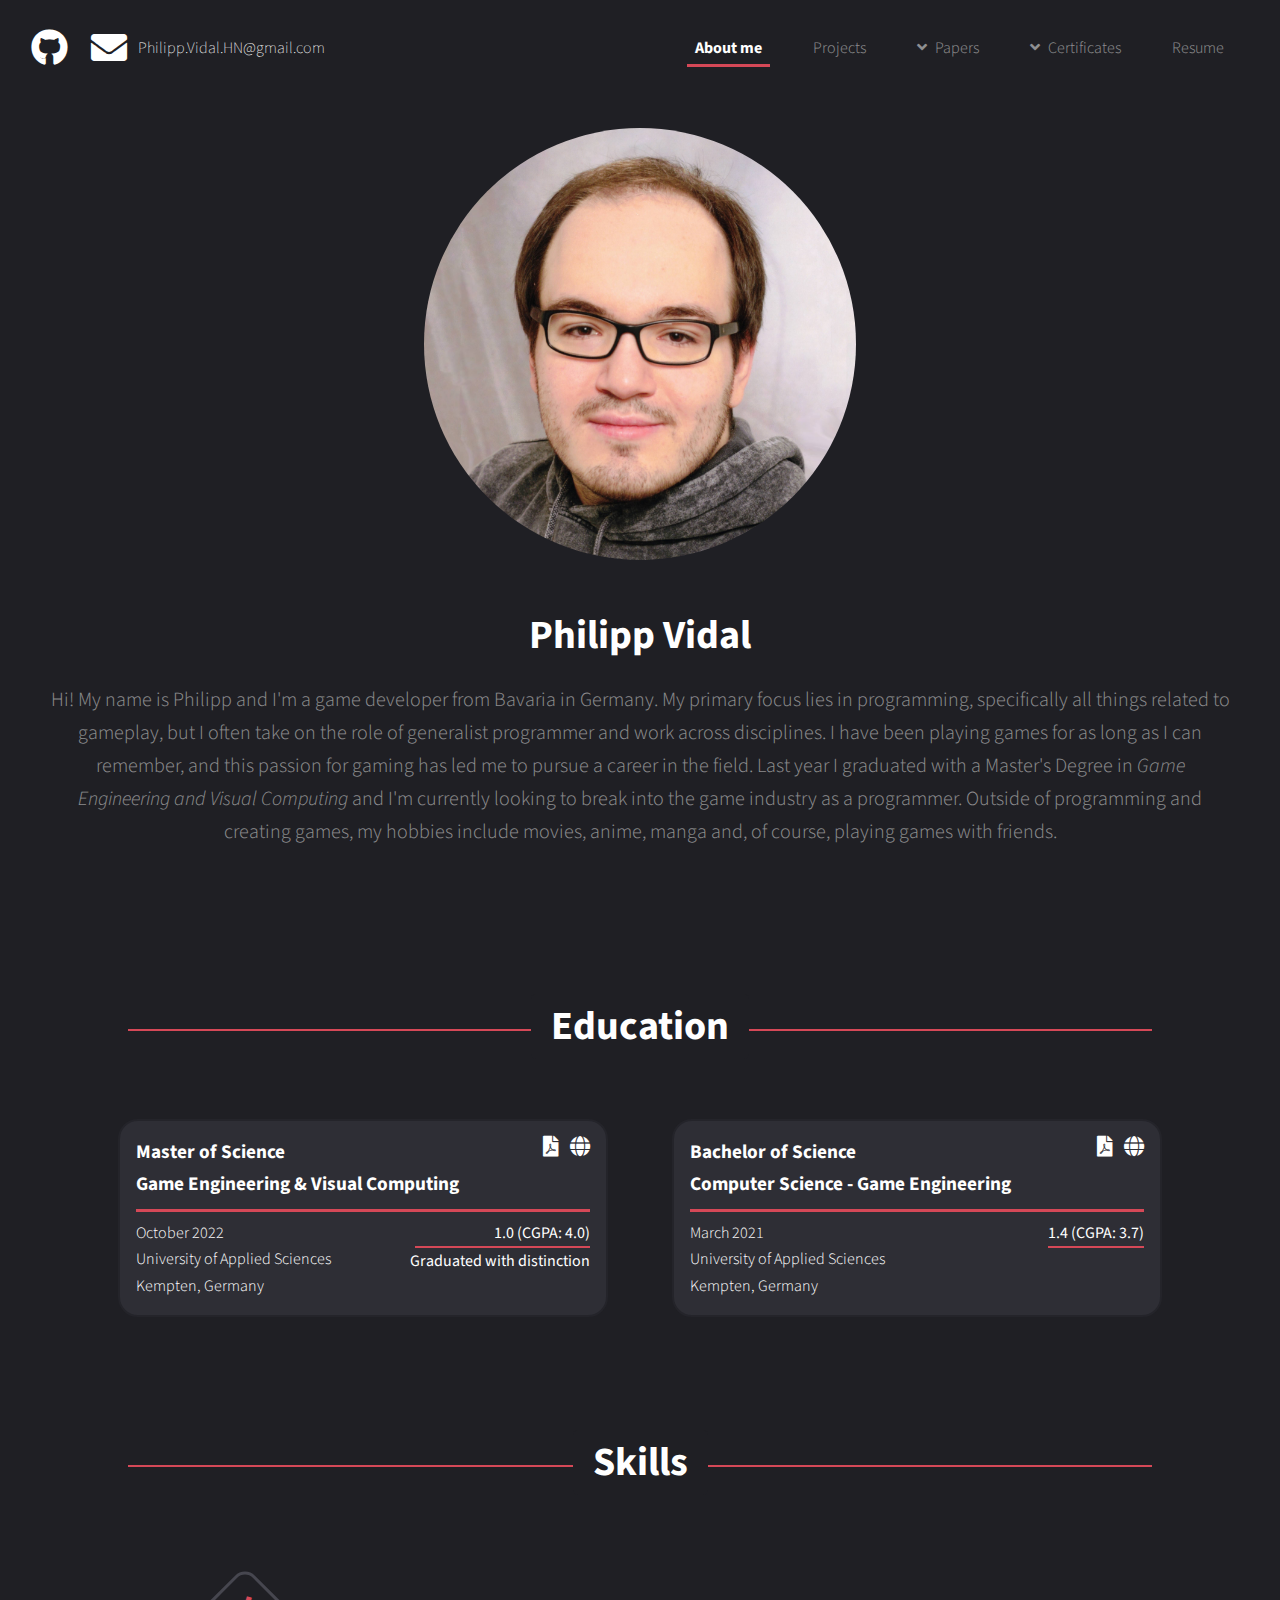
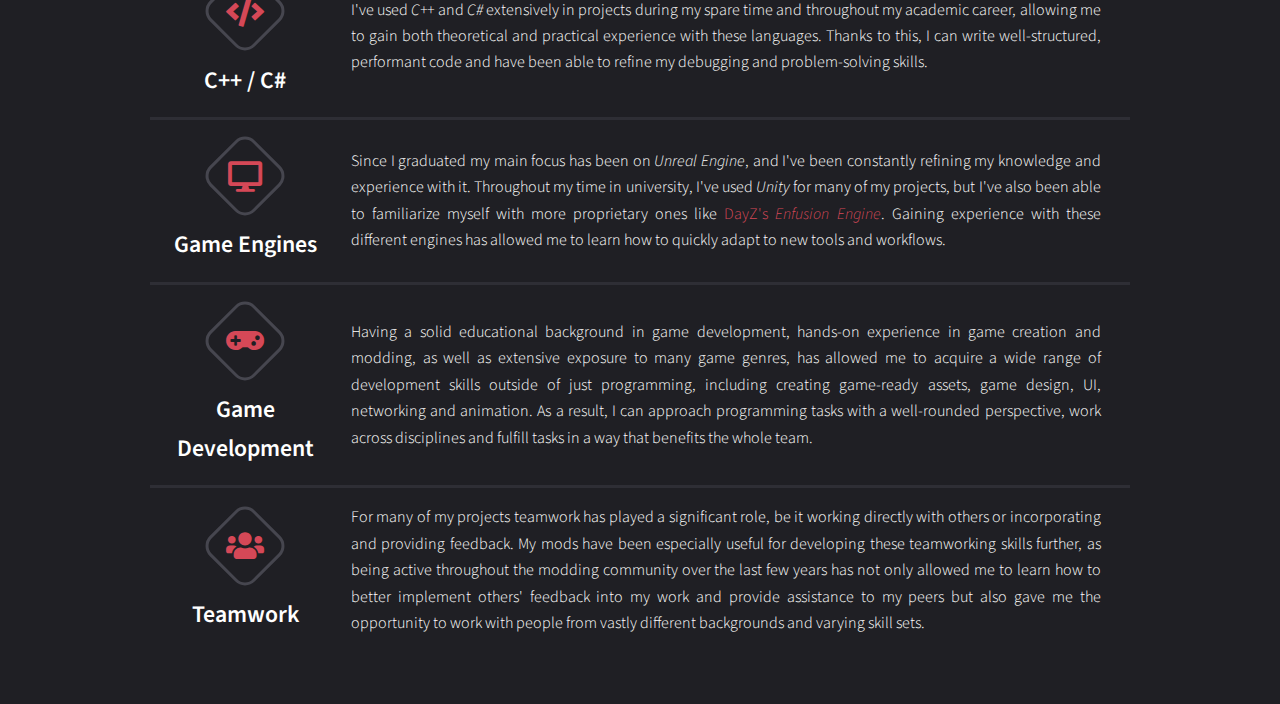
<file: index.html>
<!DOCTYPE HTML>
<!--
	Threshold by Pixelarity
	pixelarity.com | hello@pixelarity.com
	License: pixelarity.com/license
-->
<html>
	<head>
		<title>Philipp Vidal's Portfolio</title>
		<meta charset="utf-8" />
		<meta name="viewport" content="width=device-width, initial-scale=1, user-scalable=no" />
		<meta name="description" content="" />
		<meta name="keywords" content="" />
		<link rel="stylesheet" href="assets/css/main.css" />
	</head>
	<body class="is-preload">

		<!-- Header -->
			<header id="header" class="alt">
				<!--<a class="logo" href="index.html">Portfolio</a>-->
				<div id="icon-bar">
					<a class="logo fab fa-github" href="https://github.com/PhilippVidal" target=”_blank”></a>
					<a id="email" class="logo fas fa-envelope" href="mailto:Philipp.Vidal.HN@gmail.com" target=”_blank”></a>
					<a class="email-text">Philipp.Vidal.HN@gmail.com</a>		
					<!--<div>
						<span class="email-text">Philipp.Vidal.HN@gmail.com</span>
					</div>-->
				</div>
					
				<nav id="nav">
					<ul>
						<li class="current">
							<a href="/index.html">About me</a>
						</li>
						<!--<li>
							<a href="/index.html#skills">Skills</a>
						</li>-->
						<li>
							<a href="/project-overview.html">Projects</a>
						<!-- <a href="#section-projects" class="icon solid fa-angle-down">Projects</a>
							<ul>
								<li><a href="#project-avoiding-ms">Avoiding motion sickness in interactive VR environments</a></li>
								<li><a href="#project-compulsive-hoarding">Compulsive Hoarding</a></li>
								<li><a href="#project-procedural-vegetation">Procedurally generated vegetation in AR environments</a></li>
								<li><a href="#project-mod-moe">Mod - More Explosives</a></li>
								<li><a href="#project-mod-bc">Mod - Breachingcharge</a></li>
								<li><a href="#project-notdoodlejump">Not Doodle Jump2</a></li>
								</li>
							</ul>
						-->
						</li>
						<li>
							<a href="#" class="icon solid fa-angle-down">Papers</a>
							<ul>
								<li><a href="papers/PhilippVidal_Masterthesis_Avoiding motion sickness in interactive VR environments.pdf" target="_blank">Avoiding motion sickness in interactive VR environments (German)</a></li>
								<li><a href="papers/PhilippVidal_Bachelorthesis_Procedurally generated vegetation in AR environments.pdf" target="_blank">Procedurally generated vegetation in AR environments (German)</a></li>
								<li><a href="papers/PhilippVidal_Seminarpaper_VR Hardware - History, current state and future developments.pdf" target="_blank">VR Hardware - History, current state and future developments (English)</a></li>
								<li><a href="papers/PhilippVidal_Seminarpaper_Meaningful application of AR-based educational games.pdf" target="_blank">Meaningful application of AR-based educational games (English)</a></li>
							</ul>
						</li>
						<li>
							<a href="#" class="icon solid fa-angle-down">Certificates</a>
							<ul>
								<li><a href="certificates/PhilippVidal_MastersCertificate.pdf" target="_blank">Master - Game Engineering and Visual Computing (English)</a></li>
								<li><a href="certificates/PhilippVidal_BachelorsCertificate.pdf" target="_blank">Bachelor - Computer Science - Game Engineering (German)</a></li>
							</ul>
						</li>
						<li><a href="resume/PhilippVidal_Resume.pdf" target=”_blank” >Resume</a></li>
						<!-- <li><a href="generic.html">Generic</a></li>-->
						<!-- <li><a href="elements.html">Elements</a></li>-->
					</ul>
				</nav>
			</header>

		<!-- Banner -->
			<div id="banner" class="wrapper">
				<div class="inner">
					<div class="content">
						<h1>Philipp Vidal</h1>
						<p>		
							Hi! My name is Philipp and I'm a game developer from Bavaria in Germany. 
							My primary focus lies in programming, specifically all things related to gameplay, but I often take on the role of generalist programmer and work across disciplines. 
							I have been playing games for as long as I can remember, 
							and this passion for gaming has led me to pursue a career in the field. 
							Last year I graduated with a Master's Degree in <i>Game Engineering and Visual Computing</i> and I'm currently looking to break into the game industry as a programmer. 
							Outside of programming and creating games, my hobbies include movies, anime, manga and, of course, playing games with friends. 
						</p>
						<ul class="actions">
							<!--<li><a href="https://github.com/PhilippVidal" target=”_blank” class="button icon github large primary scrolly">Github</a></li>-->
						</ul>
					</div>
					<div class="image-wrapper">
						<!-- <img src="images/frame.png" class="frame" alt="" /> -->
						<img src="images/profile_picture.jpg" class="frame" alt=""/>
						<!-- <div class="image"> -->
						<!--	<img src="images/placeholder.jpg" alt="" /> -->
						</div>
					</div>
				</div>
			</div>
			
			<!-- Wrapper -->
			<div id="wrapper">

			<!-- Education -->
					<section id="education" class="wrapper style1">
						<div class="inner">
							<div class="heading" id="education">
								<header class="major">
									<h2>Education</h2>
								</header>
							</div>
							<div class="education-wrapper">
								<div class="education-item">
									<div class="education-title">
										<p class="education-type">Master of Science</p>
										<p class="education-course">Game Engineering & Visual Computing</p>
									</div>
									<div class="education-result">
										<p class="education-grade">1.0 (CGPA: 4.0)</p>
										<p class="education-notes">Graduated with distinction</p>
									</div>
									<div class="education-school">
										<p class="education-date">October 2022</p>
										<p class="education-institute">University of Applied Sciences</p>
										<p class="education-location">Kempten, Germany</p>
									</div>
									<div class="education-buttons">
										<a class="fas fa-file-pdf education-button" href="/certificates/PhilippVidal_MastersCertificate.pdf" target="_blank"></a>
										<a class="fas fa-globe education-button" href="https://www.hs-kempten.de/en/faculty-of-computer-science/degree-courses/masters-degrees/game-engineering-and-visual-computing" target="_blank"></a>									
									</div>
								</div>

								<div class="education-item">
									<div class="education-title">
										<p class="education-type">Bachelor of Science</p>
										<p class="education-course">Computer Science - Game Engineering</p>
									</div>
									<div class="education-result">
										<p class="education-grade">1.4 (CGPA: 3.7)</p>
									</div>
									<div class="education-school">
										<p class="education-date">March 2021</p>
										<p class="education-institute">University of Applied Sciences</p>
										<p class="education-location">Kempten, Germany</p>
									</div>
									<div class="education-buttons">
										<a class="fas fa-file-pdf education-button" href="/certificates/PhilippVidal_BachelorsCertificate.pdf" target="_blank"></a>
										<a class="fas fa-globe education-button" href="https://www.hs-kempten.de/en/faculty-of-computer-science/degree-courses/bachelors-degrees/computer-science-game-engineering" target="_blank"></a>									
									</div>
								</div>					
							</div>

						</div>
					</section>


			<!-- Skills -->
					<section id="skills" class="wrapper style1">
						<div class="inner">
							<div class="heading" id="skills">
								<header class="major">
									<h2>Skills</h2>
								</header>
							</div>



							<div class="inner">
								<div class="skills">
	
									<div class="skill">
										<div class="skill-header">
											<i class="icon solid alt major fas fa-code"></i>
											<p class="skill-name">C++ / C#</p>
										</div>
										<p class="skill-description">
											I've used <i>C++</i> and <i>C#</i> extensively in projects during my spare time and throughout my academic career,
											allowing me to gain both theoretical and practical experience with these languages. 
											Thanks to this, I can write well-structured, performant code 
											and have been able to refine my debugging and problem-solving skills. 
										</p>
									</div>
	
									<div class="skill">
										<div class="skill-header">
											<i class="icon solid alt major fas fa-desktop"></i>
											<p class="skill-name">Game Engines</p>
										</div>
										<p class="skill-description">
											Since I graduated my main focus has been on <i>Unreal Engine</i>, 
											and I've been constantly refining my knowledge and experience with it.
											Throughout my time in university, I've used <i>Unity</i> for many of my projects, 
											but I've also been able to familiarize myself with more proprietary ones like 
											<a href="https://dayz.com/" target="_blank" style="text-decoration: none;">DayZ's</a>
											<i><a href="https://enfusionengine.com/" target="_blank" style="text-decoration: none;">Enfusion Engine</a></i>.
											Gaining experience with these different engines has allowed me to learn how to quickly adapt to new tools and workflows.
										</p>
									</div>

									<div class="skill">
										<div class="skill-header">
											<i class="icon solid alt major fas fa-gamepad"></i>
											<p class="skill-name">Game Development</p>
										</div>
										<p class="skill-description">
											Having a solid educational background in game development, hands-on experience in game creation and modding, 
											as well as extensive exposure to many game genres, 
											has allowed me to acquire a wide range of development skills outside of just programming, 
											including creating game-ready assets, game design, UI, networking and animation. 
											As a result, I can approach programming tasks with a well-rounded perspective, 
											work across disciplines and fulfill tasks in a way that benefits the whole team. 
										</p>
									</div>

									<div class="skill">
										<div class="skill-header">
											<i class="icon solid alt major featured fas fa-users"></i>
											<p class="skill-name">Teamwork</p>
										</div>
										<p class="skill-description">													
											For many of my projects teamwork has played a significant role, 
											be it working directly with others or incorporating and providing feedback. 
											My mods have been especially useful for developing these teamworking skills further, 
											as being active throughout the modding community over the last few years 
											has not only allowed me to learn how to better implement others' feedback into my work 
											and provide assistance to my peers
											but also gave me the opportunity to work with people from vastly different backgrounds and varying skill sets. 
										</p>
									</div>
								
								</div>
							</div>
							<!--
							<div class="features">
								<div class="feature">
									<span class="icon solid alt major fas fa-gamepad"></span>
									<h2>Game Development</h2>
									<p>
										As a programmer, I bring more than just coding skills to the table. 
										With a solid educational background in game development and hands-on experience in game modding,
										I possess a wide range of development skills, which include creating game-ready assets, game design, 3D graphics, and animation.
									</p>
								</div>
								<div class="feature">
									<span class="icon solid alt major fas fa-code"></span>
									<h2>C# / C++</h2>
									<p>
										C++ and C# are the two programming languages I'm most familiar with. 
										The majority of programming-related university lectures made use of C++ as their main language, 
										while most bigger projects I've been part of utilized C#. 
										Both languages have also been used by me in private projects, 
										though these were usually smaller in scale.
									</p>
								</div>
								<div class="feature">
									<span class="icon solid alt major fas fa-desktop"></span>
									<h2>Game Engine knowledge</h2>
									<p>
										Throughout my academic career, I primarily utilized Unity, 
										which has provided me with a good understanding of its capabilities. 
										Additionally, I have also gained proficiency in Unreal Engine in my free time
										and obtained practical experience in the Enfusion Engine 
										thanks to the mods I've created for the game DayZ.
									</p>
								</div>
								<div class="feature">
									<span class="icon solid alt major featured fas fa-users"></span>
									<h2>Teamwork</h2>
									<p>
										During my studies at university, I participated in various group projects of different sizes,
										which allowed me to develop valuable teamwork skills. 
										Although I have not yet had the opportunity to work on larger projects with bigger teams, 
										my experience in these smaller projects has helped me enhance my skills in collaboration, communication, task delegation, and constructive feedback. 
									</p>
								</div>
							</div>
							-->
						</div>

					</section>

			<!-- Projects -->
					<!--
					<section id="projects" class="wrapper style1">
						<div class="inner">
							<div class="heading" id="section-projects">
								<header class="major">
									<h2>Projects</h2>
								</header>
							</div>
							<div class="spotlights" style="text-align:center">

								<div class="spotlight" id="project-neon-coil">
									<div class="image fit alt">
										<img src="images/NeonCoil/Gameplay6.jpg" alt="" />
									</div>
									<div class="content">
										<h2>Neon Coil</h2>
										<p>	
											Neon Coil offers familiar gameplay with a modern twist 
											on the classic games <i>Snake</i> and <i>Space Invaders</i>. 
											It is a small game created within a timespan of 2 weeks to become 
											more accustomed with some of Unreal Engine's newer features, 
											such as <i>Niagara</i>, <i>Lumen</i> and the <i>Enhanced Input System</i>, 
											while also exploring the possibilites offered when creating 2D games using <i>Paper2D</i>.
										</p>
										<ul class="actions">
											<li><a href="/projects/NeonCoil.html" target="_blank" class="button primary">Details</a></li>
											<li><a href="https://github.com/DennisVidal/NeonCoil" target="_blank" class="button primary">Github</a></li>
										</ul>
									</div>
								</div>

								<div class="spotlight" id="project-notdoodlejump">
									<div class="image fit">
										<img src="/images/NotDoodleJump/NotDoodleJump_Gameplay_4.png" alt="" />
									</div>
									<div class="content">
										<h2>Not Doodle Jump</h2>
										<p>
											A small game based on Doodle Jump, created within a single week using C++. 
											The game follows several rules and design guidelines given before the start of the development. 
											A simple framework for rendering of sprites and providing basic user input was used as a basis for the game, with all other mechanics and gameplay elements being coded from scratch.
										</p>
										<ul class="actions">
											<li><a href="/projects/NotDoodleJump.html" target="_blank" class="button primary">Details</a></li>
											<li><a href="https://github.com/PhilippVidal/NotDoodleJump" target="_blank" class="button primary">Github</a></li>
										</ul>
									</div>
								</div>

								<div class="spotlight" id="project-mod-moe">
									<div class="image fit alt">
										<img src="images/MoreExplosives/moreexplosives.jpg" alt="" />
									</div>
									<div class="content">
										<h2>DayZ Mod - More Explosives</h2>
										<p>	
											A mod for the game DayZ that adds multiple types of explosives to the game. 
											These explosives can be triggered via a timer or remotely by using a detonator. 
											Each detonator can be connected to multiple explosives at once, with the list of connected explosives being replicated efficiently over the network. 
											Similarly to my other DayZ mod "Breachingcharge", this mod also features a base raiding system that can be configured by the user.
										</p>
										<ul class="actions">
											<li><a href="/projects/MoreExplosives.html" target="_blank" class="button primary">Details</a></li>
											<li><a href="https://github.com/PhilippVidal/MoreExplosives" target="_blank" class="button primary">Github</a></li>
											<li><a href="https://steamcommunity.com/sharedfiles/filedetails/?id=2916864737" target="_blank" class="button primary">Steam</a></li>
										</ul>
									</div>
								</div>

								<div class="spotlight" id="project-mod-bc">
									<div class="image fit">
										<img src="images/Breachingcharge/breachingcharge.jpg" alt="" />
									</div>
									<div class="content">
										<h2>DayZ Mod - Breachingcharge</h2>
										<p>
											My first mod for the game DayZ that adds a configurable base raiding system. 
											Building bases and raiding other's is a big part of the base game and the main focus for many players, especially on modded servers. 
											This mod was developed to create a more enjoyable raiding experience for players and provide the server owner with more options to configure compared to the raiding system of the base game. 
										</p>
										<ul class="actions">
											<li><a href="/projects/Breachingcharge.html" target="_blank" class="button primary">Details</a></li>
											<li><a href="https://github.com/PhilippVidal/Breachingcharge" target="_blank" class="button primary">Github</a></li>
											<li><a href="https://steamcommunity.com/sharedfiles/filedetails/?id=1827241477" target="_blank" class="button primary">Steam</a></li>
										</ul>
									</div>
								</div>			
								
								<div class="spotlight" id="project-mod-banking">
									<div class="image fit alt">
										<img src="images/Banking/Banking_1.jpg" alt="" />
									</div>
									<div class="content">
										<h2>DayZ Mod - Banking</h2>
										<p>	
											A mod that adds a banking system to DayZ. It is designed to add a level of cross-progression to the game 
											that rewards players for storing their excess in-game currency, allowing them to gain wealth and progression
											in the game regardless of whether they die or their base gets raided. 
										</p>
										<ul class="actions">
											<li><a href="/projects/DayZBanking.html" target="_blank" class="button primary">Details</a></li>
											<li><a href="https://github.com/DennisVidal/DayZ-Banking" target="_blank" class="button primary">Github</a></li>
											<li><a href="https://steamcommunity.com/workshop/filedetails/?id=1836257061" target="_blank" class="button primary">Steam</a></li>
										</ul>
									</div>
								</div>

								<div class="spotlight" id="project-mod-fast-travel">
									<div class="image fit">
										<img src="images/FastTravel/FastTravel_1.jpg" alt="" />
									</div>
									<div class="content">
										<h2>DayZ Mod - Fast Travel</h2>
										<p>
											A mod that adds a fast travel system to DayZ that allows players to teleport between a set of predefined locations.
											DayZ is often described as a "walking simulator" due to the vast distances players have to travel to get to their destination 
											and it's not uncommon to go hours without seeing another player. 
											This mod aims to not only make it easier for a player to meet up with their friends, 
											but also to make remote areas more accessible, encouraging the exploration of otherwise underutilized locations. 
										</p>
										<ul class="actions">
											<li><a href="/projects/DayZFastTravel.html" target="_blank" class="button primary">Details</a></li>
											<li><a href="https://github.com/DennisVidal/DayZ-Fast-Travel" target="_blank" class="button primary">Github</a></li>
											<li><a href="https://steamcommunity.com/sharedfiles/filedetails/?id=1843000706" target="_blank" class="button primary">Steam</a></li>
										</ul>
									</div>
								</div>	

								<div class="spotlight" id="project-avoiding-ms">
									<div class="image fit alt">
										<img src="images/MastersThesis/Mastersthesis_7.png" alt="" />
									</div>
									<div class="content">
										<h2>Avoiding Motion Sickness in VR</h2>
										<p>	
											As part of my master's thesis, I developed a virtual reality application that offers an 
											interactive VR environment designed for testing different approaches to reduce and avoid motion sickness.
											This application was used to conduct a small-scale research study to evaluate the effect
											of different locomotion methods and user interaction on the occurance of the malady within users.										
										</p>
										<ul class="actions">
											<li><a href="/projects/Mastersthesis.html" target="_blank" class="button primary">Details</a></li>
											<li><a href="https://github.com/PhilippVidal/Avoiding-Motion-Sickness-in-VR" target="_blank" class="button primary">Github</a></li>
											<li><a href="papers/PhilippVidal_Masterthesis_Avoiding motion sickness in interactive VR environments.pdf" target="_blank" class="button primary">Paper</a></li>
										</ul>
									</div>
								</div>

								<div class="spotlight" id="project-compulsive-hoarding">
									<div class="image fit">
										<img src="images/CompulsiveHoarding/CompulsiveHoarding_1.jpg" alt="" />
									</div>
									<div class="content">
										<h2>Serious Game - Compulsive Hoarding</h2>
										<p>	
											Our group of seven students collaborated on a VR serious game
											aimed at helping individuals struggling with compulsive hoarding. 
											We worked closely with a team of psychologists to ensure that the game met 
											their specific criteria and requirements for therapy purposes. 
											The game's immersive VR environment allowed users to experience scenarios related to 
											their hoarding behavior in a safe and controlled setting, 
											providing them with the opportunity to develop coping strategies and skills. 																			 
										</p>
										<ul class="actions">
											<li><a href="/projects/CompulsiveHoarding.html" target="_blank" class="button primary">Details</a></li>
											<li><a href="https://github.com/PhilippVidal/Serious-Game-Compulsive-Hoarding" target="_blank" class="button primary">Github</a></li>
											<li><a href="https://www.hs-kempten.de/fakultaet-informatik/zentrale-einrichtungen/computerspiel-zentrum-games/projekt/vr-simulation-zur-behandlung-des-messie-syndroms-1-1306" target="_blank" class="button primary">Project Page</a></li>
										</ul>
									</div>
								</div>
								

								<div class="spotlight" id="project-procedural-vegetation">
									<div class="image fit alt">
										<img src="images/BachelorsThesis/Bachelorsthesis_1.png" alt="" />
									</div>
									<div class="content">
										<h2>Procedurally generated vegetation in AR</h2>
										<p>	
											As part of my bachelor's thesis, I developed an augmented reality application that leverages the Spatial Mapping 
											feature of Microsoft's HoloLens 2 to create an immersive and interactive experience for the user. Using procedural generation, 
											the application is capable of generating different types of vegetation, enabling the user to envision their real-world environment in an overgrown state. 
										</p>
										<ul class="actions">
											<li><a href="/projects/Bachelorsthesis.html" target="_blank" class="button primary">Details</a></li>
											<li><a href="https://github.com/PhilippVidal/Procedurally-generated-vegetation-in-AR" target="_blank" class="button primary">Github</a></li>
											<li><a href="papers/PhilippVidal_Bachelorthesis_Procedurally generated vegetation in AR environments.pdf" target="_blank" class="button primary">Paper</a></li>	
										</ul>
									</div>
								</div>

							</div>
						</div>
					</section>
					-->
			</div>

		<!-- Scripts -->
			<script src="/assets/js/jquery.min.js"></script>
			<script src="/assets/js/jquery.dropotron.min.js"></script>
			<script src="/assets/js/jquery.scrollex.min.js"></script>
			<script src="/assets/js/jquery.scrolly.min.js"></script>
			<script src="/assets/js/browser.min.js"></script>
			<script src="/assets/js/breakpoints.min.js"></script>
			<script src="/assets/js/util.js"></script>
			<script src="/assets/js/main.js"></script>

	</body>
</html>
</file>
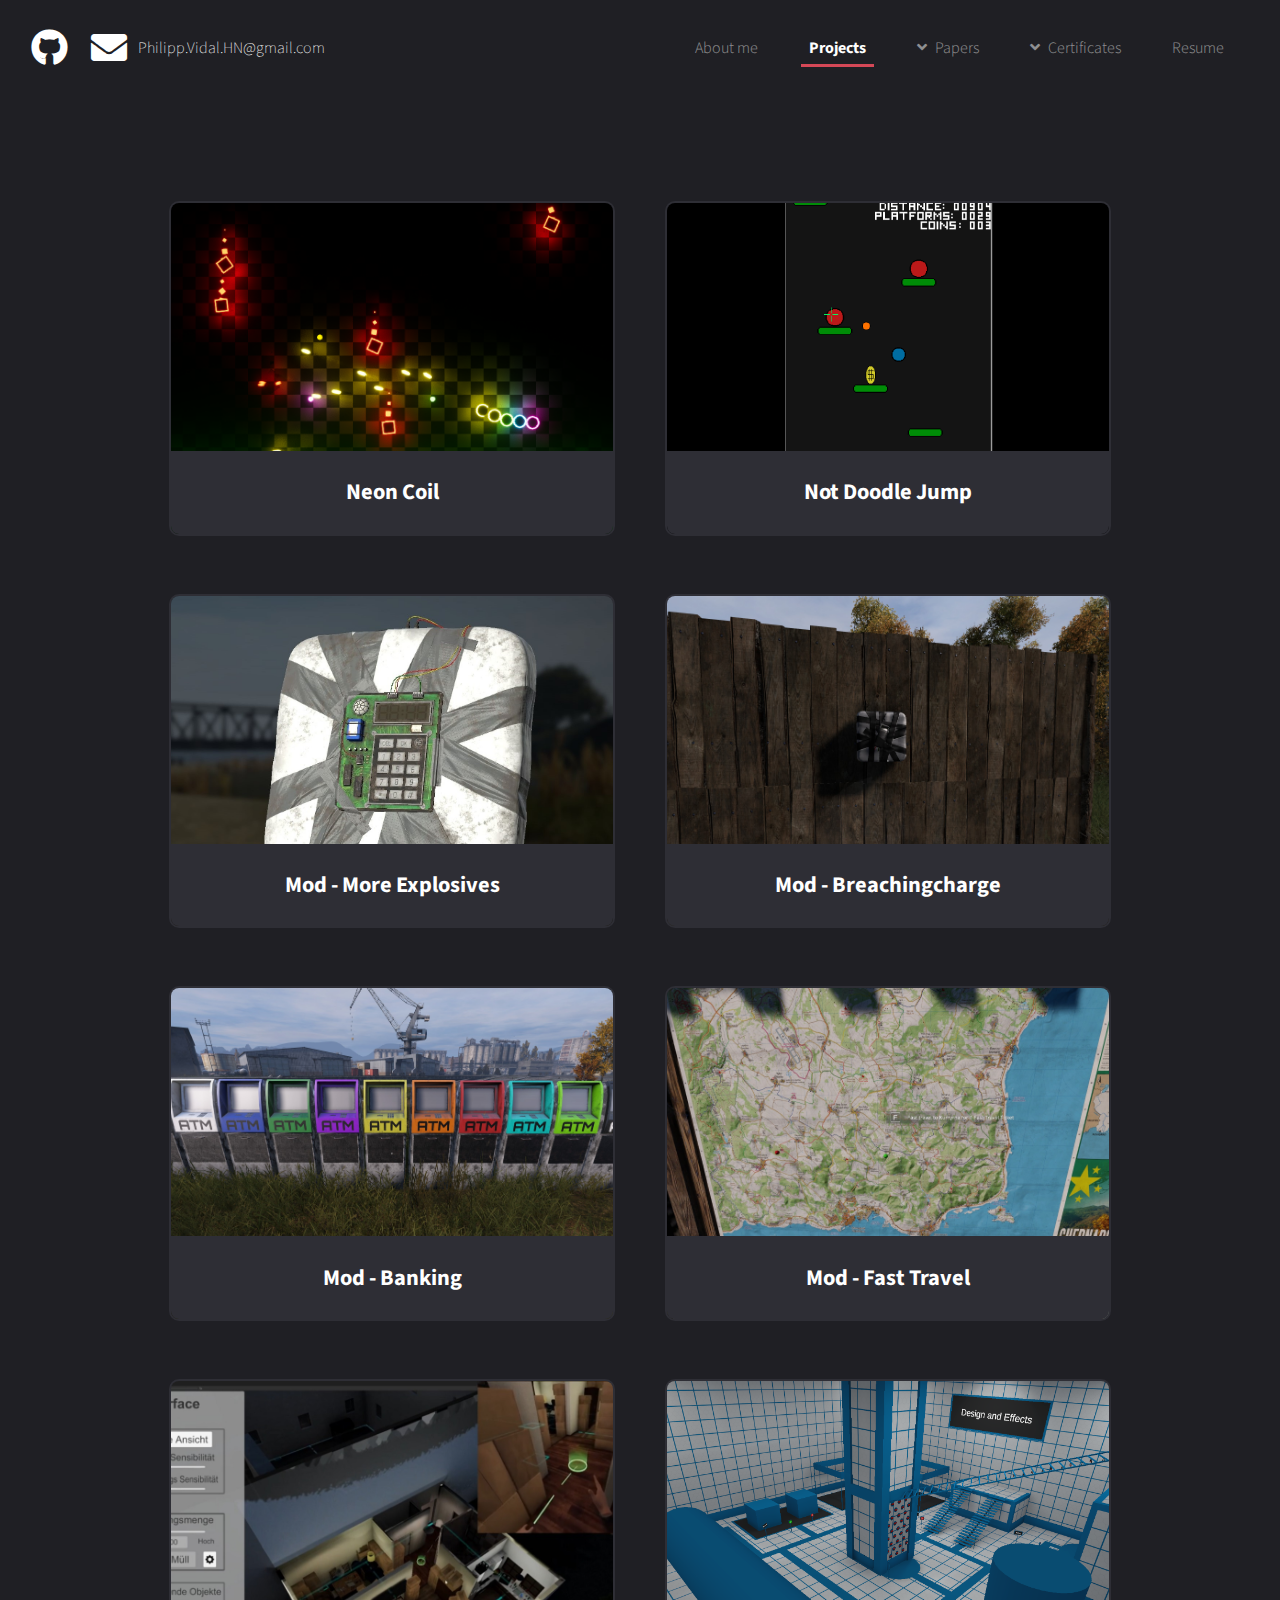
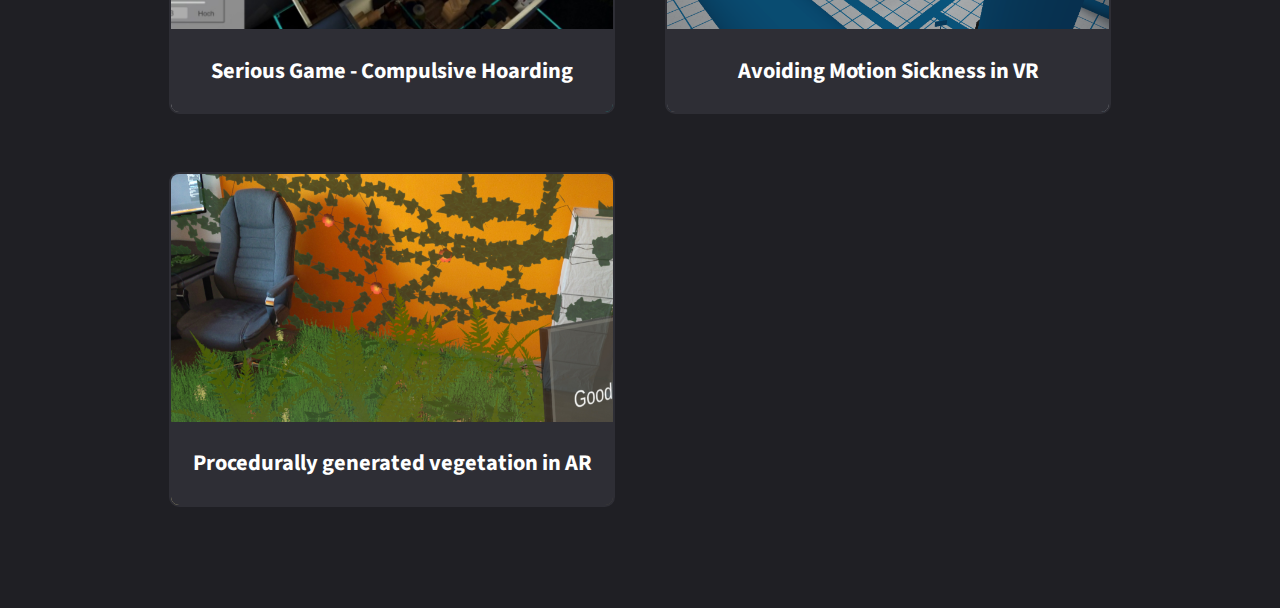
<file: project-overview.html>
<!DOCTYPE HTML>
<!--
	Threshold by Pixelarity
	pixelarity.com | hello@pixelarity.com
	License: pixelarity.com/license
-->
<html>
	<head>
		<title>Projects</title>
		<meta charset="utf-8" />
		<meta name="viewport" content="width=device-width, initial-scale=1, user-scalable=no" />
		<meta name="description" content="" />
		<meta name="keywords" content="" />
		<link rel="stylesheet" href="/assets/css/main.css" />
	</head>
	<body class="is-preload">

		<!-- Header -->
		<header id="header" class="alt">
			<!--<a class="logo" href="index.html">Portfolio</a>-->
			<div id="icon-bar">
				<a class="logo fab fa-github" href="https://github.com/PhilippVidal" target=”_blank”></a>
				<a id="email" class="logo fas fa-envelope" href="mailto:Philipp.Vidal.HN@gmail.com" target=”_blank”></a>
				<a class="email-text">Philipp.Vidal.HN@gmail.com</a>		
				<!--<div>
					<span class="email-text">Philipp.Vidal.HN@gmail.com</span>
				</div>-->
			</div>
				
			<nav id="nav">
				<ul>
					<li>
						<a href="/index.html">About me</a>
					</li>
					<!--<li>
						<a href="/index.html#skills">Skills</a>
					</li>-->
					<li class="current">
						<a href="/project-overview.html">Projects</a>
					<!-- <a href="#section-projects" class="icon solid fa-angle-down">Projects</a>
						<ul>
							<li><a href="#project-avoiding-ms">Avoiding motion sickness in interactive VR environments</a></li>
							<li><a href="#project-compulsive-hoarding">Compulsive Hoarding</a></li>
							<li><a href="#project-procedural-vegetation">Procedurally generated vegetation in AR environments</a></li>
							<li><a href="#project-mod-moe">Mod - More Explosives</a></li>
							<li><a href="#project-mod-bc">Mod - Breachingcharge</a></li>
							<li><a href="#project-notdoodlejump">Not Doodle Jump2</a></li>
							</li>
						</ul>
					-->
					</li>
					<li>
						<a href="#" class="icon solid fa-angle-down">Papers</a>
						<ul>
							<li><a href="/papers/PhilippVidal_Masterthesis_Avoiding motion sickness in interactive VR environments.pdf" target="_blank">Avoiding motion sickness in interactive VR environments (German)</a></li>
							<li><a href="/papers/PhilippVidal_Bachelorthesis_Procedurally generated vegetation in AR environments.pdf" target="_blank">Procedurally generated vegetation in AR environments (German)</a></li>
							<li><a href="/papers/PhilippVidal_Seminarpaper_VR Hardware - History, current state and future developments.pdf" target="_blank">VR Hardware - History, current state and future developments (English)</a></li>
							<li><a href="/papers/PhilippVidal_Seminarpaper_Meaningful application of AR-based educational games.pdf" target="_blank">Meaningful application of AR-based educational games (English)</a></li>
						</ul>
					</li>
					<li>
						<a href="#" class="icon solid fa-angle-down">Certificates</a>
						<ul>
							<li><a href="/certificates/PhilippVidal_MastersCertificate.pdf" target="_blank">Master - Game Engineering and Visual Computing (English)</a></li>
							<li><a href="/certificates/PhilippVidal_BachelorsCertificate.pdf" target="_blank">Bachelor - Computer Science - Game Engineering (German)</a></li>
						</ul>
					</li>
					<li><a href="/resume/PhilippVidal_Resume.pdf" target=”_blank” >Resume</a></li>
					<!-- <li><a href="generic.html">Generic</a></li>-->
					<!-- <li><a href="elements.html">Elements</a></li>-->
				</ul>
			</nav>
		</header>

		<!-- Main -->
        <div id="main" class="wrapper style1">
           	
			<div class="project-overview-container">
				<div class="project-overview">
					 
					<div class="project-wrapper">
						<div class="project-item-wrapper"> 
							<a class="project-item" href="/projects/NeonCoil.html">
								<p class="project-item-name">Neon Coil</p> 
								<img src="/images/NeonCoil/Gameplay6.jpg"> 
							</a>
						</div>
					</div>
					<div class="project-wrapper">
						<div class="project-item-wrapper"> 
							<a class="project-item" href="/projects/NotDoodleJump.html">
								<p class="project-item-name">Not Doodle Jump</p> 
								<img src="/images/NotDoodleJump/NotDoodleJump_Gameplay_4.png"> 
							</a>
						</div>
					</div>
					<div class="project-wrapper">
						<div class="project-item-wrapper"> 
							<a class="project-item" href="/projects/MoreExplosives.html">
								<p class="project-item-name">Mod - More Explosives</p>
								<img src="/images/MoreExplosives/moreexplosives.jpg"> 
							</a>
						</div>
					</div>
					<div class="project-wrapper">
						<div class="project-item-wrapper"> 
							<a class="project-item" href="/projects/Breachingcharge.html">
								<p class="project-item-name">Mod - Breachingcharge</p> 
								<img src="/images/Breachingcharge/breachingcharge.jpg"> 
							</a>
						</div>
					</div>
					<div class="project-wrapper">
						<div class="project-item-wrapper"> 
							<a class="project-item" href="/projects/DayZBanking.html">
								<p class="project-item-name">Mod - Banking</p> 
								<img src="/images/Banking/Banking_1.jpg"> 
							</a>
						</div>
					</div>
					<div class="project-wrapper">
						<div class="project-item-wrapper"> 
							<a class="project-item" href="/projects/DayZFastTravel.html">
								<p class="project-item-name">Mod - Fast Travel</p> 
								<img src="/images/FastTravel/FastTravel_1.jpg"> 
							</a>
						</div>
					</div>
					<div class="project-wrapper">
						<div class="project-item-wrapper"> 
							<a class="project-item" href="/projects/CompulsiveHoarding.html">
								<p class="project-item-name">Serious Game - Compulsive Hoarding</p> 
								<img src="/images/CompulsiveHoarding/CompulsiveHoarding_1.jpg"> 
							</a>
						</div>
					</div>
					<div class="project-wrapper">
						<div class="project-item-wrapper"> 
							<a class="project-item" href="/projects/Mastersthesis.html">
								<p class="project-item-name">Avoiding Motion Sickness in VR</p> 
								<img src="/images/MastersThesis/Mastersthesis_16.png"> 
							</a>
						</div>
					</div> 
					<div class="project-wrapper">
						<div class="project-item-wrapper"> 
							<a class="project-item" href="/projects/Bachelorsthesis.html">
								<p class="project-item-name">Procedurally generated vegetation in AR</p> 
								<img src="/images/BachelorsThesis/Bachelorsthesis_1.png"> 
							</a>
						</div>
					</div>
					
					
				</div>
			</div>

        </div>

		<!-- Scripts -->
			<script src="/assets/js/jquery.min.js"></script>
			<script src="/assets/js/jquery.dropotron.min.js"></script>
			<script src="/assets/js/jquery.scrollex.min.js"></script>
			<script src="/assets/js/jquery.scrolly.min.js"></script>
			<script src="/assets/js/browser.min.js"></script>
			<script src="/assets/js/breakpoints.min.js"></script>
			<script src="/assets/js/util.js"></script>
			<script src="/assets/js/main.js"></script>
	</body>
</html>
</file>
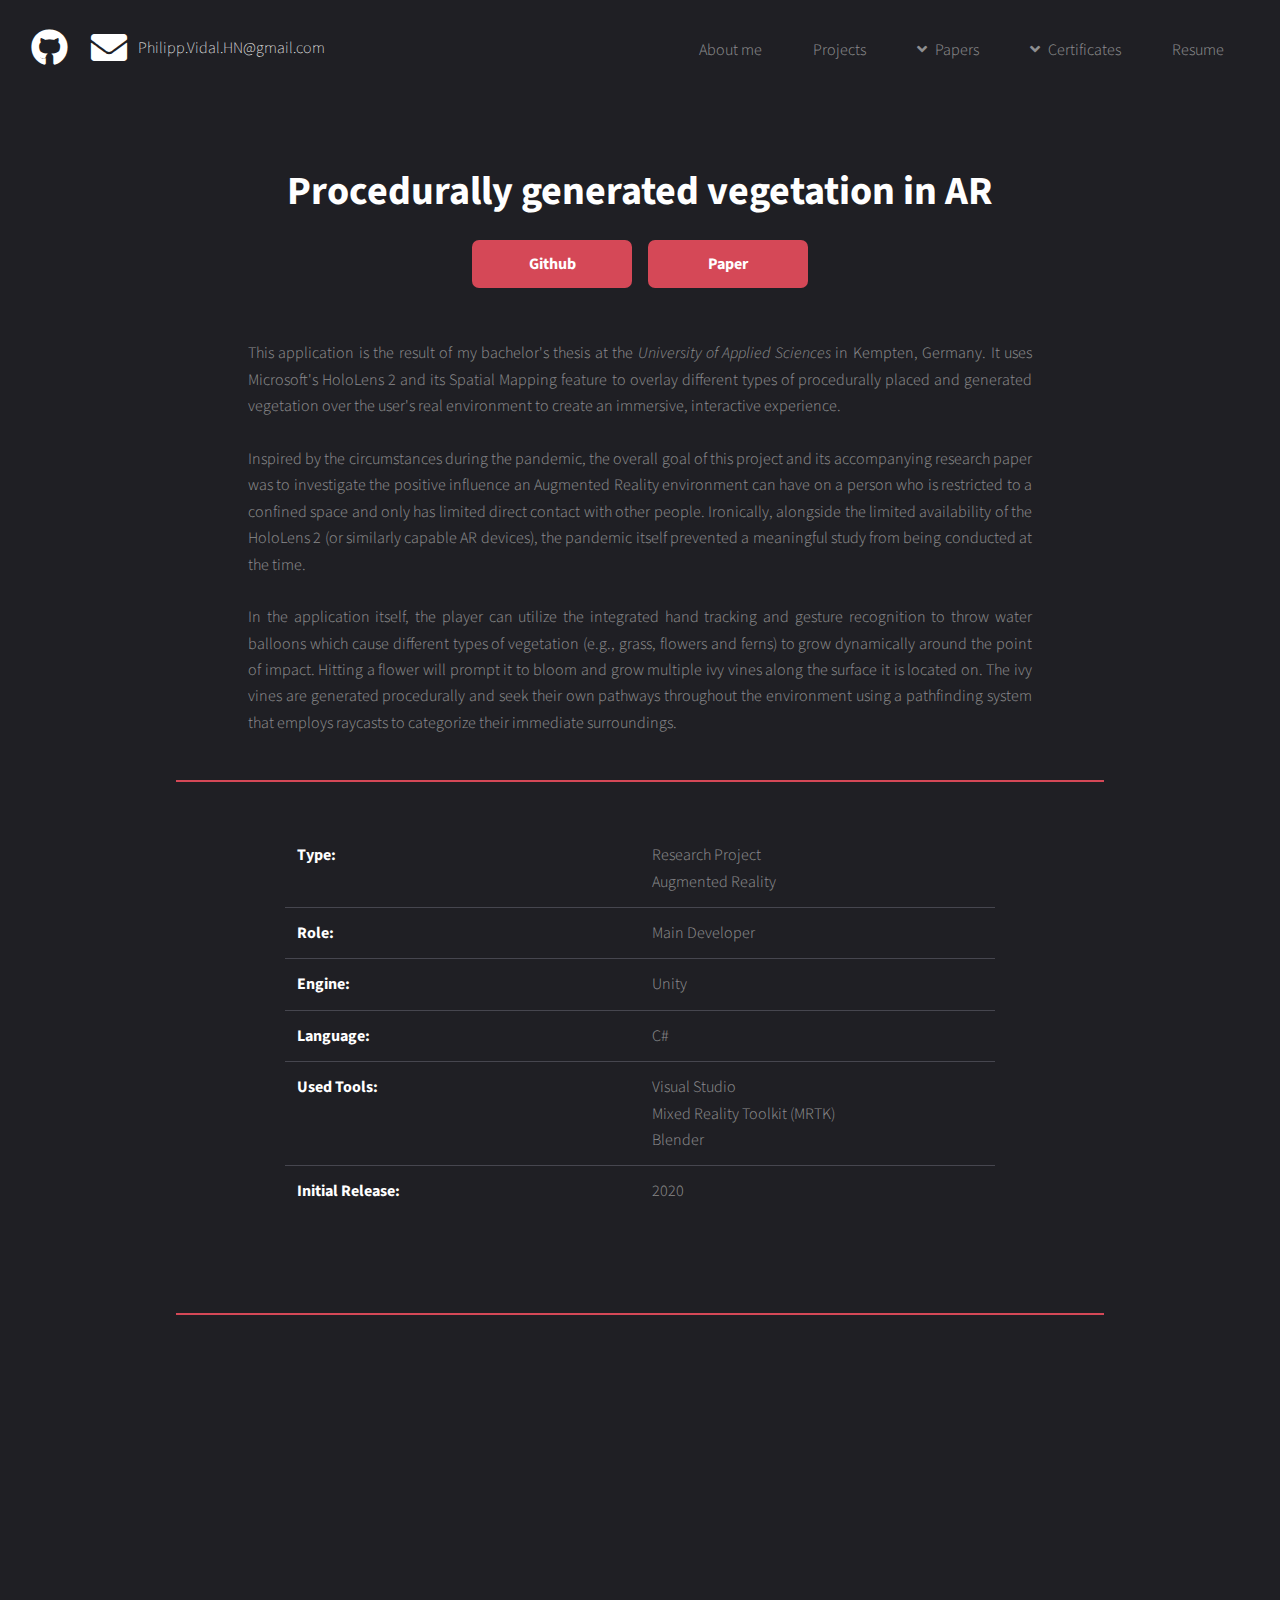
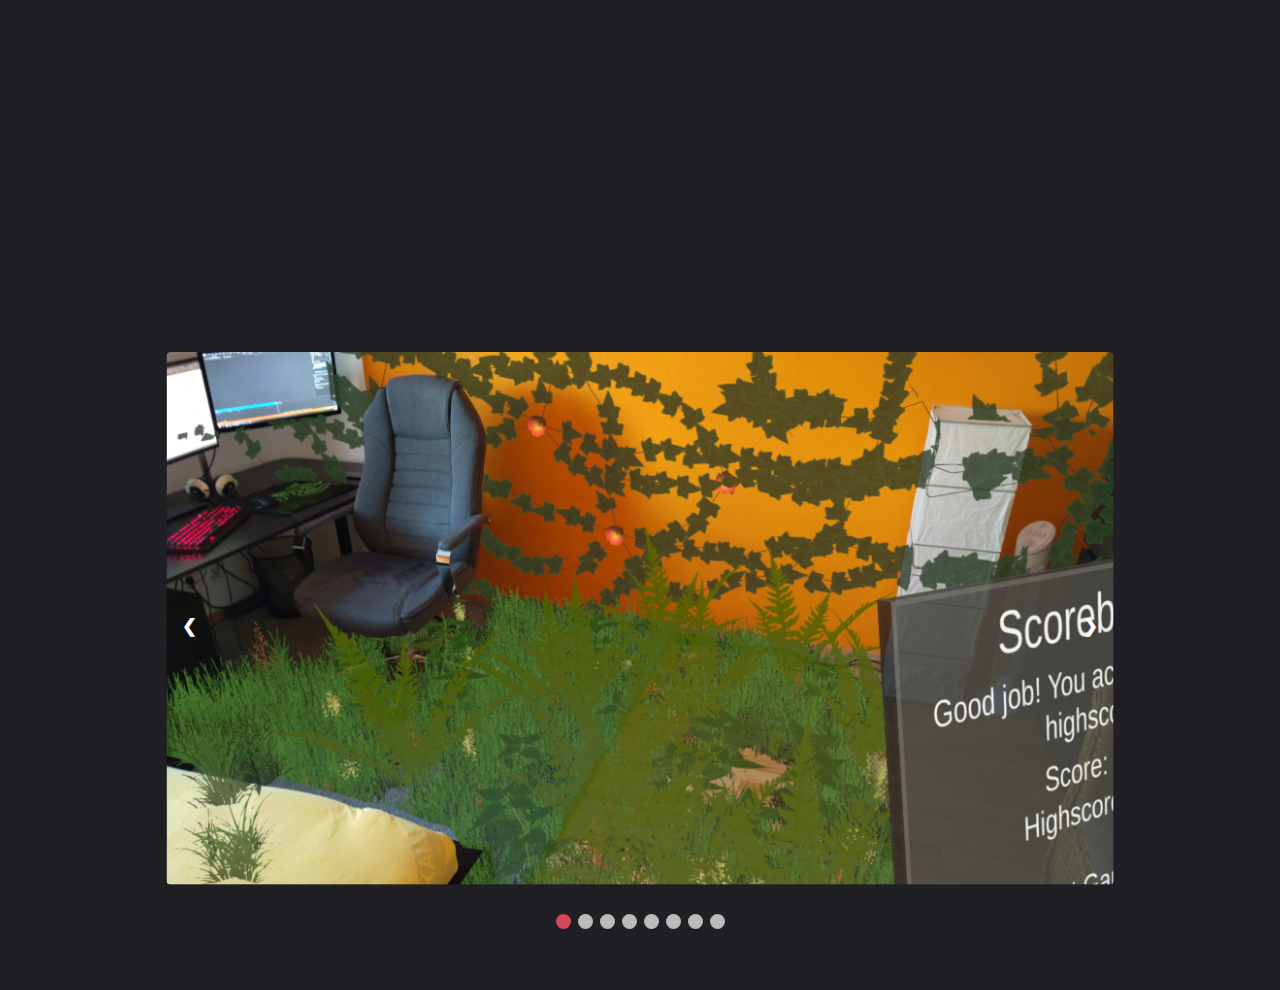
<file: projects/Bachelorsthesis.html>
<!DOCTYPE HTML>
<!--
	Threshold by Pixelarity
	pixelarity.com | hello@pixelarity.com
	License: pixelarity.com/license
-->
<html>
	<head>
		<title>Project - Procedurally generated vegetation in AR</title>
		<meta charset="utf-8" />
		<meta name="viewport" content="width=device-width, initial-scale=1, user-scalable=no" />
		<meta name="description" content="" />
		<meta name="keywords" content="" />
		<link rel="stylesheet" href="/assets/css/main.css" />
	</head>
	<body class="is-preload">

		<!-- Header -->
		<header id="header" class="alt">
			<!--<a class="logo" href="index.html">Portfolio</a>-->
			<div id="icon-bar">
				<a class="logo fab fa-github" href="https://github.com/PhilippVidal" target=”_blank”></a>
				<a id="email" class="logo fas fa-envelope" href="mailto:Philipp.Vidal.HN@gmail.com" target=”_blank”></a>
				<a class="email-text">Philipp.Vidal.HN@gmail.com</a>		
				<!--<div>
					<span class="email-text">Philipp.Vidal.HN@gmail.com</span>
				</div>-->
			</div>
				
			<nav id="nav">
				<ul>
					<li>
						<a href="/index.html">About me</a>
					</li>
					<!--<li>
						<a href="/index.html#skills">Skills</a>
					</li>-->
					<li>
						<a href="/project-overview.html">Projects</a>
					<!-- <a href="#section-projects" class="icon solid fa-angle-down">Projects</a>
						<ul>
							<li><a href="#project-avoiding-ms">Avoiding motion sickness in interactive VR environments</a></li>
							<li><a href="#project-compulsive-hoarding">Compulsive Hoarding</a></li>
							<li><a href="#project-procedural-vegetation">Procedurally generated vegetation in AR environments</a></li>
							<li><a href="#project-mod-moe">Mod - More Explosives</a></li>
							<li><a href="#project-mod-bc">Mod - Breachingcharge</a></li>
							<li><a href="#project-notdoodlejump">Not Doodle Jump2</a></li>
							</li>
						</ul>
					-->
					</li>
					<li>
						<a href="#" class="icon solid fa-angle-down">Papers</a>
						<ul>
							<li><a href="/papers/PhilippVidal_Masterthesis_Avoiding motion sickness in interactive VR environments.pdf" target="_blank">Avoiding motion sickness in interactive VR environments (German)</a></li>
							<li><a href="/papers/PhilippVidal_Bachelorthesis_Procedurally generated vegetation in AR environments.pdf" target="_blank">Procedurally generated vegetation in AR environments (German)</a></li>
							<li><a href="/papers/PhilippVidal_Seminarpaper_VR Hardware - History, current state and future developments.pdf" target="_blank">VR Hardware - History, current state and future developments (English)</a></li>
							<li><a href="/papers/PhilippVidal_Seminarpaper_Meaningful application of AR-based educational games.pdf" target="_blank">Meaningful application of AR-based educational games (English)</a></li>
						</ul>
					</li>
					<li>
						<a href="#" class="icon solid fa-angle-down">Certificates</a>
						<ul>
							<li><a href="/certificates/PhilippVidal_MastersCertificate.pdf" target="_blank">Master - Game Engineering and Visual Computing (English)</a></li>
							<li><a href="/certificates/PhilippVidal_BachelorsCertificate.pdf" target="_blank">Bachelor - Computer Science - Game Engineering (German)</a></li>
						</ul>
					</li>
					<li><a href="/resume/PhilippVidal_Resume.pdf" target=”_blank” >Resume</a></li>
					<!-- <li><a href="generic.html">Generic</a></li>-->
					<!-- <li><a href="elements.html">Elements</a></li>-->
				</ul>
			</nav>
		</header>

		<!-- Main -->
			<div id="main" class="wrapper style1">
				<div class="inner">
					<header class="major" style="margin-bottom: 2rem;">
						<h1>Procedurally generated vegetation in AR</h1>
						<ul class="actions">
							<li><a href="https://github.com/PhilippVidal/Procedurally-generated-vegetation-in-AR" target="_blank" class="button primary">Github</a></li>
							<li><a href="/papers/PhilippVidal_Bachelorthesis_Procedurally generated vegetation in AR environments.pdf" target="_blank" class="button primary">Paper</a></li>
						</ul>
						<!--<p>
							Sed egestas, ante et vulputate volutpat semper est, vitae luctus metus libero eu augue. Morbi purus libero, faucibus adipiscing, commodo quis, gravida est. Sed lectus. Praesent elementum hendrerit tortor.
						</p>-->
						
						<div class="project-description">
							<p>								
								This application is the result of my bachelor's thesis at the <i>University of Applied Sciences</i> in Kempten, Germany. 
								It uses Microsoft's HoloLens 2 and its Spatial Mapping feature to overlay different types of procedurally placed 
								and generated vegetation over the user's real environment to create an immersive, interactive experience. 
								<br><br>
								Inspired by the circumstances during the pandemic, the overall goal of this project and its accompanying research 
								paper was to investigate the positive influence an Augmented Reality environment can have on a person who is 
								restricted to a confined space and only has limited direct contact with other people.
								Ironically, alongside the limited availability of the HoloLens 2 (or similarly capable AR devices),
								the pandemic itself prevented a meaningful study from being conducted at the time.  
								<br><br>
								In the application itself, the player can utilize the integrated hand tracking and gesture recognition to throw water balloons which cause different types of 
								vegetation (e.g., grass, flowers and ferns) to grow dynamically around the point of impact. 
								Hitting a flower will prompt it to bloom and grow multiple ivy vines along the surface it is located on. 
								The ivy vines are generated procedurally and seek their own pathways throughout the environment using a pathfinding system 
								that employs raycasts to categorize their immediate surroundings.
							</p>
							
							<!--<h3>What was my role?</h3>
							<p>					
						
							</p>-->
							
						</div>
					</header>
					<section id="one" class="wrapper style1" style="padding: 0;">
						<div class="inner">
							<div class="heading" id="Details">
								<header class="major">				
								</header>
							</div>
						</div>
					</section>
					<table class="project-details-table">
						<tr>
							<td>
								<b>Type:</b>
							</td>
							<td>
								Research Project<br>
								Augmented Reality
							</td>
						</tr>
						<tr>
							<td>
								<b>Role:</b>
							</td>
							<td>
								Main Developer
							</td>
						</tr>
						<tr>
							<td>
								<b>Engine:</b>
							</td>
							<td>
								Unity
							</td>
						</tr>
						<tr>
							<td>
								<b>Language:</b>
							</td>
							<td>
								C#
							</td>
						</tr>
						<tr>
							<td>
								<b>Used Tools:</b>
							</td>
							<td>
								Visual Studio<br>
								Mixed Reality Toolkit (MRTK)<br>
								Blender
							</td>
						</tr>
						<tr>
							<td>
								<b>Initial Release:</b>
							</td>
							<td>
								2020
							</td>
						</tr>
					</table>
					<section id="two" class="wrapper style1"  style="padding-bottom: 0;">
						<div class="inner">
							<div class="heading" id="Details">
								<header class="major">													
								</header>
							</div>
						</div>
					</section>

					<!-- Video container -->
					<div class="video-container">
						<iframe  width="100%" height="100%" style="border-radius: 5px;" src="https://www.youtube.com/embed/AUzqE_5fTWs" title="Bachelor's Thesis - Philipp Vidal" frameborder="0" allow="accelerometer; autoplay; clipboard-write; encrypted-media; gyroscope; picture-in-picture; web-share" allowfullscreen></iframe>
					</div>

					<!-- Slideshow container -->
					<div class="slideshow-container">

						<!-- Full-width images with number and caption text -->
						<div class="mySlides fade">
							<!--<div class="numbertext">1 / 3</div>-->
							<img src="/images/BachelorsThesis/Bachelorsthesis_1.png">
							<!--<div class="caption-text">Caption Text</div>-->
						</div>
					
						<div class="mySlides fade">
							<!--<div class="numbertext">2 / 3</div>-->
							<img src="/images/BachelorsThesis/Bachelorsthesis_2.png">
							<!--<div class="caption-text">Caption Two</div>-->
						</div>
					
						<div class="mySlides fade">
							<!--<div class="numbertext">3 / 3</div>-->
							<img src="/images/BachelorsThesis/Bachelorsthesis_3.png">
							<!--<div class="caption-text">Caption Three</div>-->
						</div>

						<div class="mySlides fade">
							<!--<div class="numbertext">3 / 3</div>-->
							<img src="/images/BachelorsThesis/Bachelorsthesis_4.png">
							<!--<div class="caption-text">Caption Three</div>-->
						</div>

						<div class="mySlides fade">
							<!--<div class="numbertext">3 / 3</div>-->
							<img src="/images/BachelorsThesis/Bachelorsthesis_5.png">
							<!--<div class="caption-text">Caption Three</div>-->
						</div>

						<div class="mySlides fade">
							<!--<div class="numbertext">3 / 3</div>-->
							<img src="/images/BachelorsThesis/Bachelorsthesis_6.png">
							<!--<div class="caption-text">Caption Three</div>-->
						</div>

						<div class="mySlides fade">
							<!--<div class="numbertext">3 / 3</div>-->
							<img src="/images/BachelorsThesis/Bachelorsthesis_7.png">
							<!--<div class="caption-text">Caption Three</div>-->
						</div>

						<div class="mySlides fade">
							<!--<div class="numbertext">3 / 3</div>-->
							<img src="/images/BachelorsThesis/Bachelorsthesis_8.png">
							<!--<div class="caption-text">Caption Three</div>-->
						</div>
					
						<!-- Next and previous buttons -->
						<a class="prev" onclick="plusSlides(-1)">&#10094;</a>
						<a class="next" onclick="plusSlides(1)">&#10095;</a>
					</div>
					<br>
					
					<!-- The dots/circles -->
					<div style="text-align:center">
						<span class="dot" onclick="currentSlide(1)"></span>
						<span class="dot" onclick="currentSlide(2)"></span>
						<span class="dot" onclick="currentSlide(3)"></span>
						<span class="dot" onclick="currentSlide(4)"></span>
						<span class="dot" onclick="currentSlide(5)"></span>
						<span class="dot" onclick="currentSlide(6)"></span>
						<span class="dot" onclick="currentSlide(7)"></span>
						<span class="dot" onclick="currentSlide(8)"></span>
					</div>
				</div>
			</div>

		<!-- Scripts -->
			<script src="/assets/js/jquery.min.js"></script>
			<script src="/assets/js/jquery.dropotron.min.js"></script>
			<script src="/assets/js/jquery.scrollex.min.js"></script>
			<script src="/assets/js/jquery.scrolly.min.js"></script>
			<script src="/assets/js/browser.min.js"></script>
			<script src="/assets/js/breakpoints.min.js"></script>
			<script src="/assets/js/util.js"></script>
			<script src="/assets/js/main.js"></script>
			<script src="/assets/js/carousel.js"></script>
	</body>
</html>
</file>
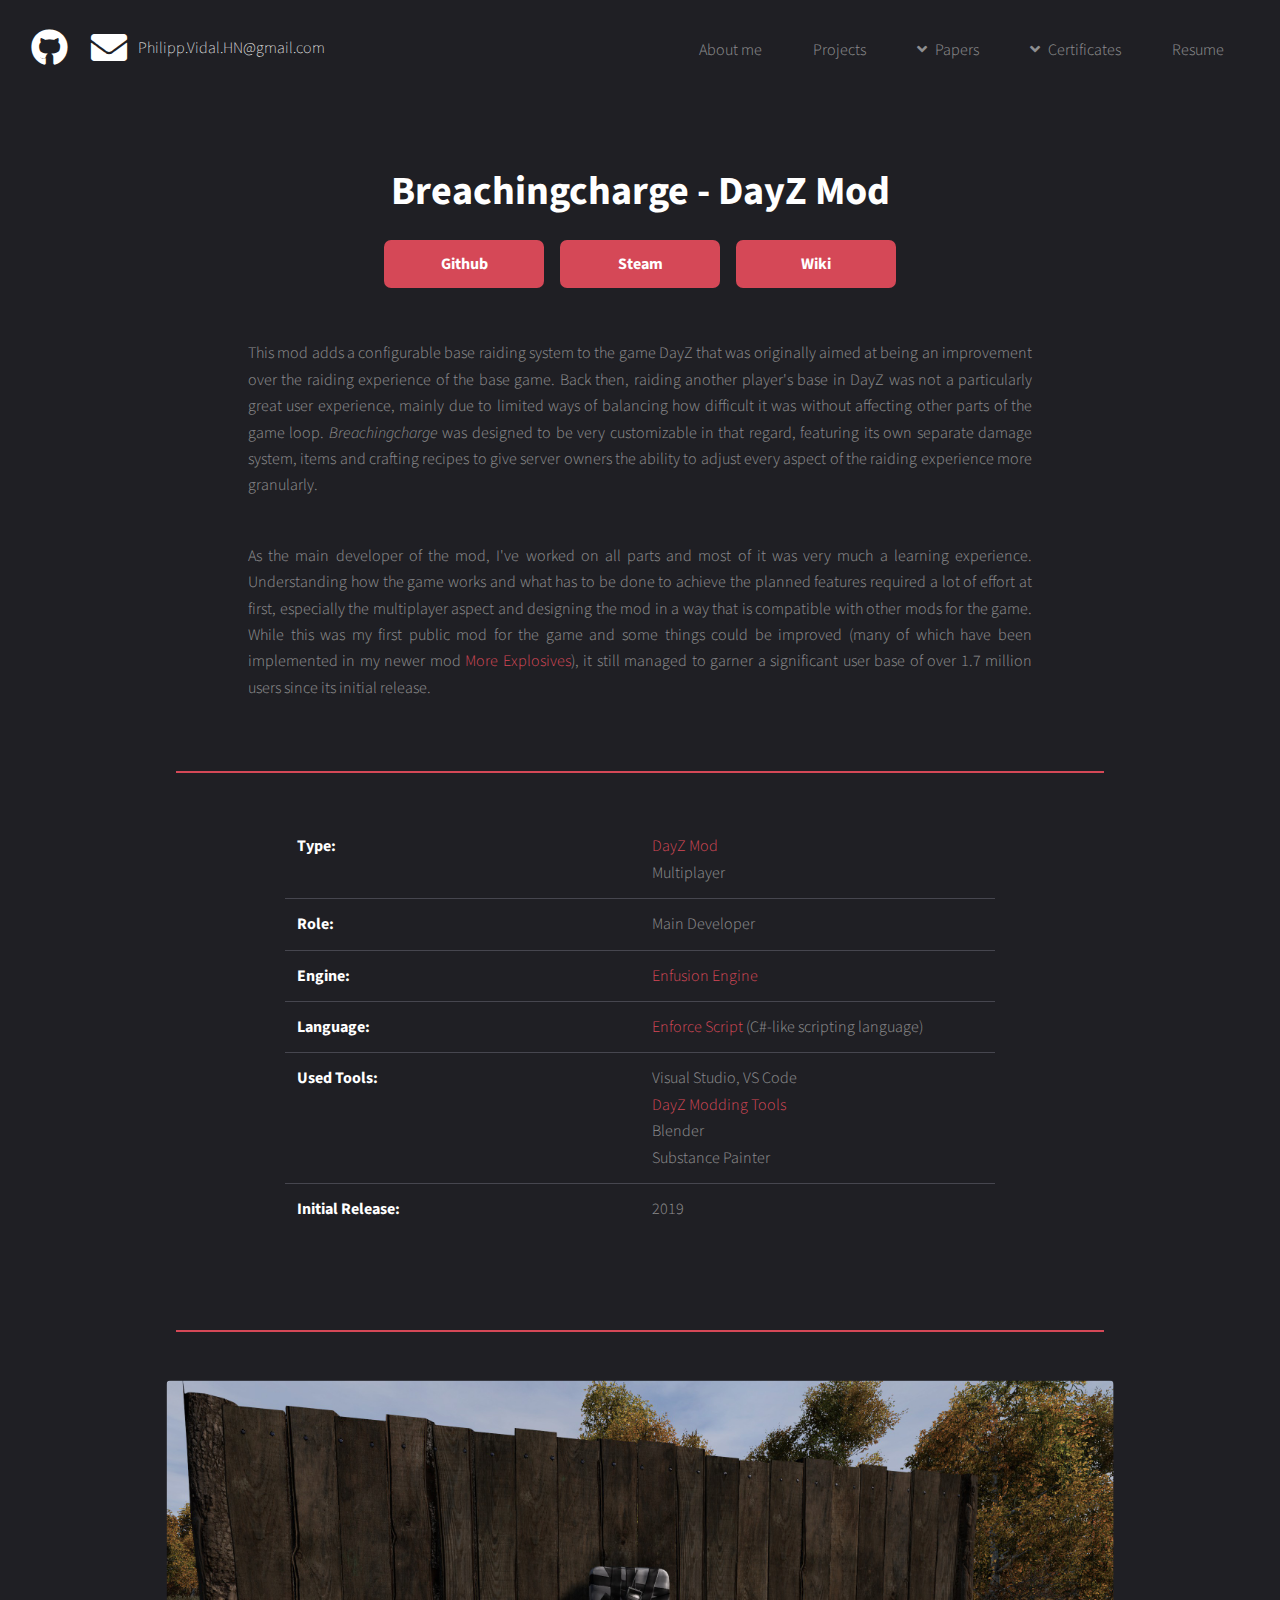
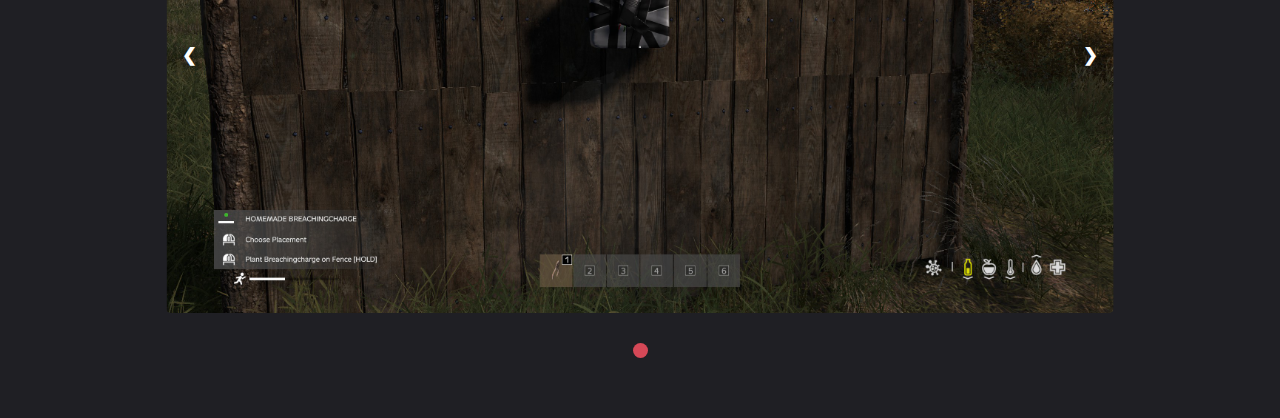
<file: projects/Breachingcharge.html>
<!DOCTYPE HTML>
<!--
	Threshold by Pixelarity
	pixelarity.com | hello@pixelarity.com
	License: pixelarity.com/license
-->
<html>
	<head>
		<title>Project - Breachingcharge Mod</title>
		<meta charset="utf-8" />
		<meta name="viewport" content="width=device-width, initial-scale=1, user-scalable=no" />
		<meta name="description" content="" />
		<meta name="keywords" content="" />
		<link rel="stylesheet" href="/assets/css/main.css" />
	</head>
	<body class="is-preload">

		<!-- Header -->
		<header id="header" class="alt">
			<!--<a class="logo" href="index.html">Portfolio</a>-->
			<div id="icon-bar">
				<a class="logo fab fa-github" href="https://github.com/PhilippVidal" target=”_blank”></a>
				<a id="email" class="logo fas fa-envelope" href="mailto:Philipp.Vidal.HN@gmail.com" target=”_blank”></a>
				<a class="email-text">Philipp.Vidal.HN@gmail.com</a>		
				<!--<div>
					<span class="email-text">Philipp.Vidal.HN@gmail.com</span>
				</div>-->
			</div>
				
			<nav id="nav">
				<ul>
					<li>
						<a href="/index.html">About me</a>
					</li>
					<!--<li>
						<a href="/index.html#skills">Skills</a>
					</li>-->
					<li >
						<a href="/project-overview.html">Projects</a>
					<!-- <a href="#section-projects" class="icon solid fa-angle-down">Projects</a>
						<ul>
							<li><a href="#project-avoiding-ms">Avoiding motion sickness in interactive VR environments</a></li>
							<li><a href="#project-compulsive-hoarding">Compulsive Hoarding</a></li>
							<li><a href="#project-procedural-vegetation">Procedurally generated vegetation in AR environments</a></li>
							<li><a href="#project-mod-moe">Mod - More Explosives</a></li>
							<li><a href="#project-mod-bc">Mod - Breachingcharge</a></li>
							<li><a href="#project-notdoodlejump">Not Doodle Jump2</a></li>
							</li>
						</ul>
					-->
					</li>
					<li>
						<a href="#" class="icon solid fa-angle-down">Papers</a>
						<ul>
							<li><a href="/papers/PhilippVidal_Masterthesis_Avoiding motion sickness in interactive VR environments.pdf" target="_blank">Avoiding motion sickness in interactive VR environments (German)</a></li>
							<li><a href="/papers/PhilippVidal_Bachelorthesis_Procedurally generated vegetation in AR environments.pdf" target="_blank">Procedurally generated vegetation in AR environments (German)</a></li>
							<li><a href="/papers/PhilippVidal_Seminarpaper_VR Hardware - History, current state and future developments.pdf" target="_blank">VR Hardware - History, current state and future developments (English)</a></li>
							<li><a href="/papers/PhilippVidal_Seminarpaper_Meaningful application of AR-based educational games.pdf" target="_blank">Meaningful application of AR-based educational games (English)</a></li>
						</ul>
					</li>
					<li>
						<a href="#" class="icon solid fa-angle-down">Certificates</a>
						<ul>
							<li><a href="/certificates/PhilippVidal_MastersCertificate.pdf" target="_blank">Master - Game Engineering and Visual Computing (English)</a></li>
							<li><a href="/certificates/PhilippVidal_BachelorsCertificate.pdf" target="_blank">Bachelor - Computer Science - Game Engineering (German)</a></li>
						</ul>
					</li>
					<li><a href="/resume/PhilippVidal_Resume.pdf" target=”_blank” >Resume</a></li>
					<!-- <li><a href="generic.html">Generic</a></li>-->
					<!-- <li><a href="elements.html">Elements</a></li>-->
				</ul>
			</nav>
		</header>

		<!-- Main -->
			<div id="main" class="wrapper style1">
				<div class="inner">
					<header class="major" style="margin-bottom: 2rem;">
						<h1>Breachingcharge - DayZ Mod</h1>
						<ul class="actions">
							<li><a href="https://github.com/PhilippVidal/Breachingcharge" target="_blank" class="button primary">Github</a></li>
							<li><a href="https://steamcommunity.com/sharedfiles/filedetails/?id=1827241477" target="_blank" class="button primary">Steam</a></li>
							<li><a href="https://github.com/PhilippVidal/Breachingcharge/wiki" target="_blank" class="button primary">Wiki</a></li>
						</ul>
						<!--<p>
							Sed egestas, ante et vulputate volutpat semper est, vitae luctus metus libero eu augue. Morbi purus libero, faucibus adipiscing, commodo quis, gravida est. Sed lectus. Praesent elementum hendrerit tortor.
						</p>-->
						
					
						<div class="project-description">
							<p>								
								This mod adds a configurable base raiding system to the game DayZ 
								that was originally aimed at being an improvement over the raiding experience of the base game.
								Back then, raiding another player's base in DayZ was not a particularly great user experience, 
								mainly due to limited ways of balancing how difficult it was without affecting other parts of the game loop.  
								<i>Breachingcharge</i> was designed to be very customizable in that regard, featuring its own separate damage system, 
								items and crafting recipes to give server owners the ability to adjust every aspect of the raiding experience more granularly. 
							</p>
							
							<!--<h3>What was my role?</h3>-->
							<p>					
								As the main developer of the mod, I've worked on all parts and most of it was very much a learning experience. 
								Understanding how the game works and what has to be done to achieve the planned features required a lot of effort at first, 
								especially the multiplayer aspect and designing the mod in a way that is compatible with other mods for the game. 
								While this was my first public mod for the game and some things could be improved 
								(many of which have been implemented in my newer mod <a href="/projects/MoreExplosives.html" target="_blank" style="text-decoration: none;">More Explosives</a>),
								it still managed to garner a significant user base of over 1.7 million users since its initial release.
								<br><br>
							</p>
							
						</div>
					</header>
					<section id="one" class="wrapper style1" style="padding: 0;">
						<div class="inner">
							<div class="heading" id="Details">
								<header class="major">				
								</header>
							</div>
						</div>
					</section>
					<table class="project-details-table">
						<tr>
							<td>
								<b>Type:</b>
							</td>
							<td>
								<a href="https://dayz.com/" target="_blank" style="text-decoration: none;">DayZ Mod</a><br>
								Multiplayer
							</td>
						</tr>
						<tr>
							<td>
								<b>Role:</b>
							</td>
							<td>
								Main Developer
							</td>
						</tr>
						<tr>
							<td>
								<b>Engine:</b>
							</td>
							<td>
								<a href="https://enfusionengine.com/" target="_blank" style="text-decoration: none;">Enfusion Engine</a>
							</td>
						</tr>
						<tr>
							<td>
								<b>Language:</b>
							</td>
							<td>
								<a href="https://community.bistudio.com/wiki/DayZ:Enforce_Script_Syntax" target="_blank" style="text-decoration: none;">Enforce Script</a> (C#-like scripting language)
							</td>
						</tr>
						<tr>
							<td>
								<b>Used Tools:</b>
							</td>
							<td>
								Visual Studio, VS Code<br>
								<a href="https://store.steampowered.com/app/830640/DayZ_Tools/" target="_blank" style="text-decoration: none;">DayZ Modding Tools</a><br>
								Blender<br> 
								Substance Painter
							</td>
						</tr>
						<tr>
							<td>
								<b>Initial Release:</b>
							</td>
							<td>
								2019
							</td>
						</tr>
					</table>
					<section id="two" class="wrapper style1"  style="padding-bottom: 0;">
						<div class="inner">
							<div class="heading" id="Details">
								<header class="major">													
								</header>
							</div>
						</div>
					</section>
					
					<!-- Slideshow container -->
					<div class="slideshow-container">

						<div class="mySlides fade">
							<img src="/images/Breachingcharge/breachingcharge.jpg">
						</div>
					
						<!-- Next and previous buttons -->
						<a class="prev" onclick="plusSlides(-1)">&#10094;</a>
						<a class="next" onclick="plusSlides(1)">&#10095;</a>
					</div>
					<br>
					
					<!-- The dots/circles -->
					<div style="text-align:center">
						<span class="dot" onclick="currentSlide(1)"></span>
					</div>
				</div>
			</div>

		<!-- Scripts -->
			<script src="/assets/js/jquery.min.js"></script>
			<script src="/assets/js/jquery.dropotron.min.js"></script>
			<script src="/assets/js/jquery.scrollex.min.js"></script>
			<script src="/assets/js/jquery.scrolly.min.js"></script>
			<script src="/assets/js/browser.min.js"></script>
			<script src="/assets/js/breakpoints.min.js"></script>
			<script src="/assets/js/util.js"></script>
			<script src="/assets/js/main.js"></script>
			<script src="/assets/js/carousel.js"></script>
	</body>
</html>
</file>
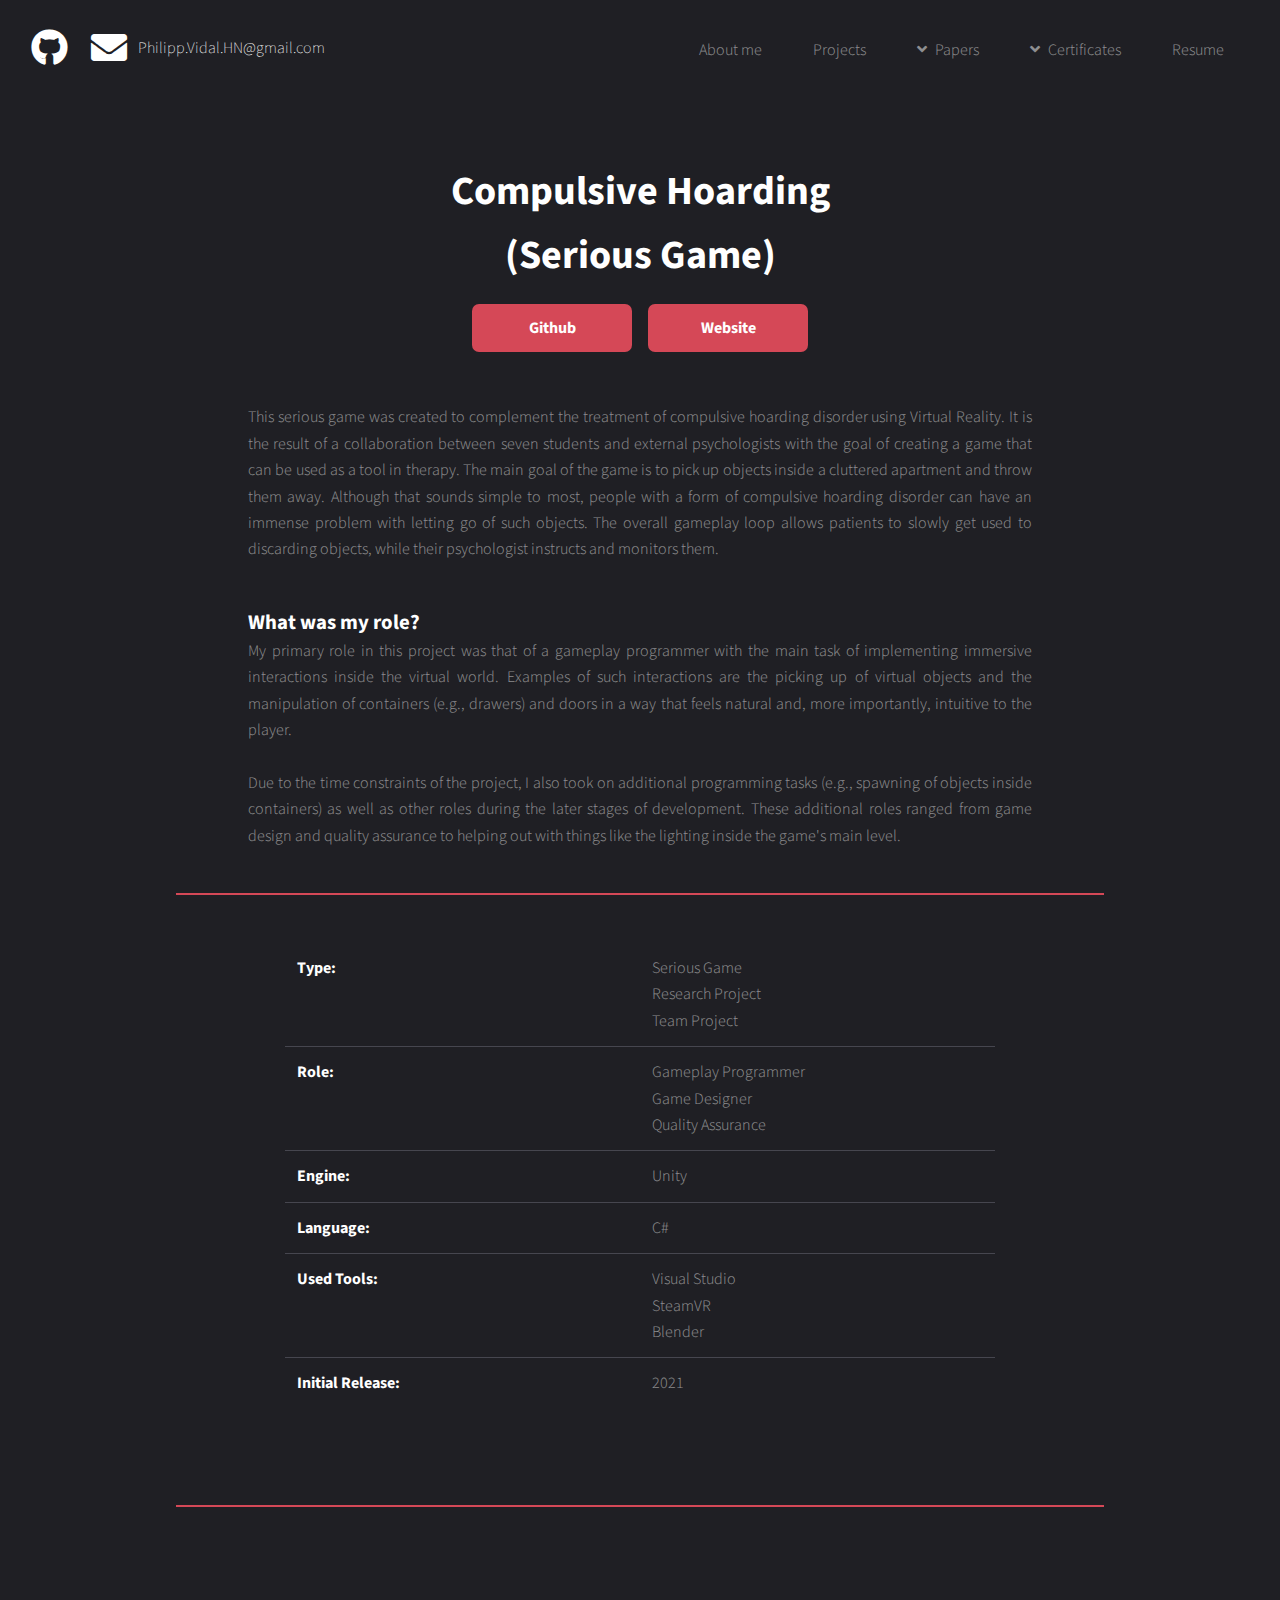
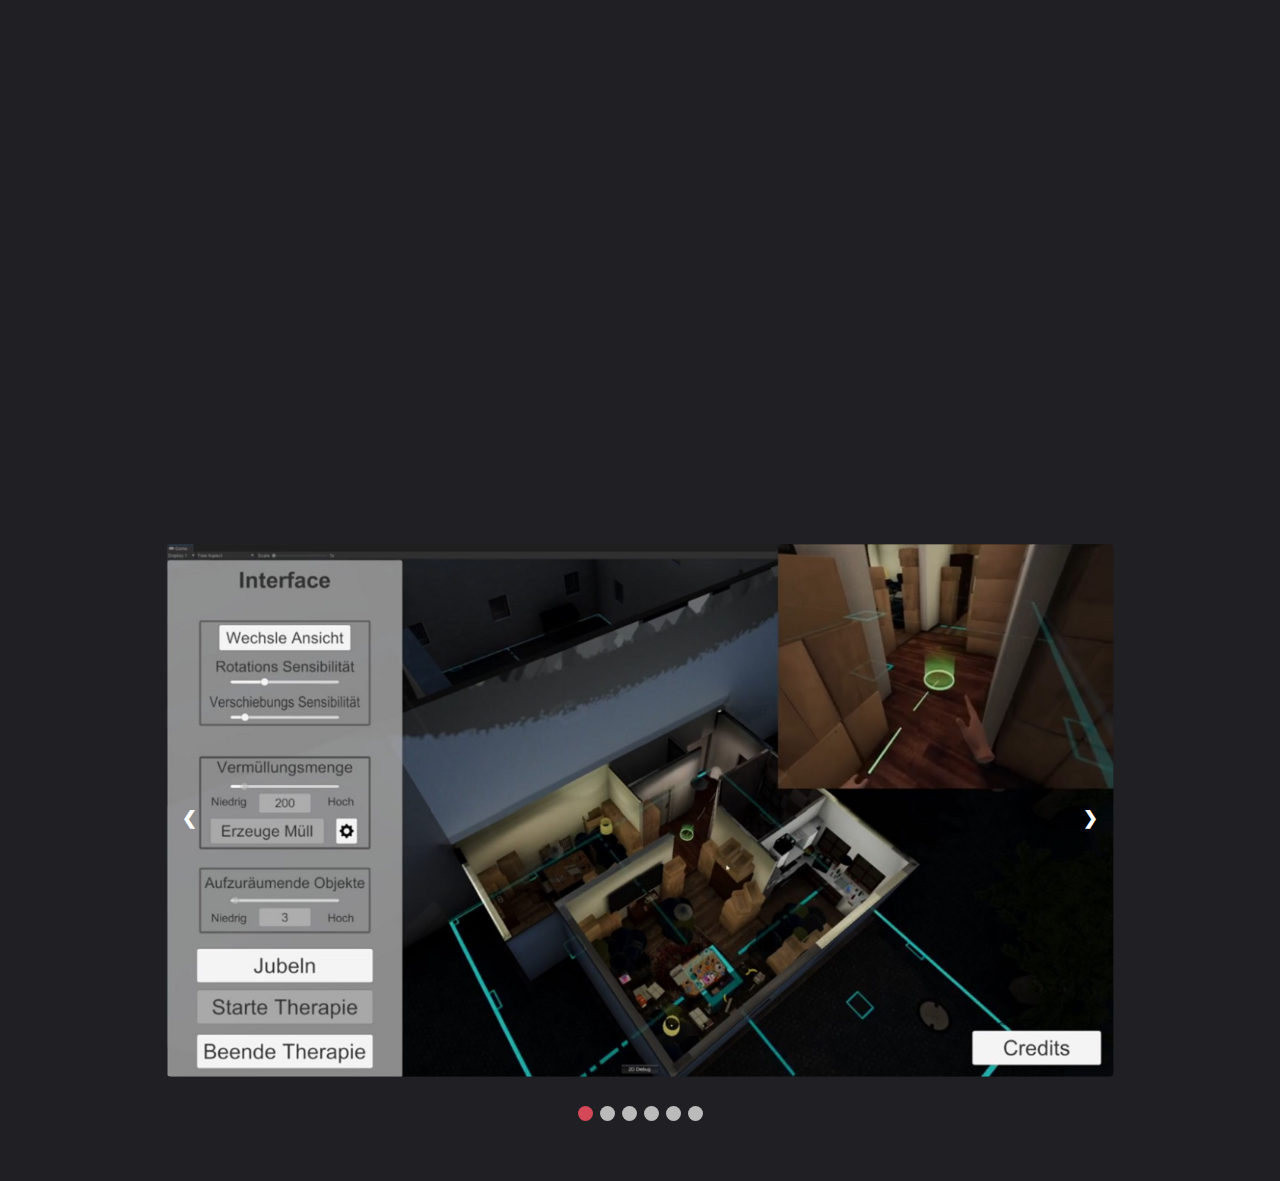
<file: projects/CompulsiveHoarding.html>
<!DOCTYPE HTML>
<!--
	Threshold by Pixelarity
	pixelarity.com | hello@pixelarity.com
	License: pixelarity.com/license
-->
<html>
	<head>
		<title>Project - Compulsive Hoarding</title>
		<meta charset="utf-8" />
		<meta name="viewport" content="width=device-width, initial-scale=1, user-scalable=no" />
		<meta name="description" content="" />
		<meta name="keywords" content="" />
		<link rel="stylesheet" href="/assets/css/main.css" />
	</head>
	<body class="is-preload">

		<!-- Header -->
		<header id="header" class="alt">
			<!--<a class="logo" href="index.html">Portfolio</a>-->
			<div id="icon-bar">
				<a class="logo fab fa-github" href="https://github.com/PhilippVidal" target=”_blank”></a>
				<a id="email" class="logo fas fa-envelope" href="mailto:Philipp.Vidal.HN@gmail.com" target=”_blank”></a>
				<a class="email-text">Philipp.Vidal.HN@gmail.com</a>		
				<!--<div>
					<span class="email-text">Philipp.Vidal.HN@gmail.com</span>
				</div>-->
			</div>
				
			<nav id="nav">
				<ul>
					<li>
						<a href="/index.html">About me</a>
					</li>
					<!--<li>
						<a href="/index.html#skills">Skills</a>
					</li>-->
					<li >
						<a href="/project-overview.html">Projects</a>
					<!-- <a href="#section-projects" class="icon solid fa-angle-down">Projects</a>
						<ul>
							<li><a href="#project-avoiding-ms">Avoiding motion sickness in interactive VR environments</a></li>
							<li><a href="#project-compulsive-hoarding">Compulsive Hoarding</a></li>
							<li><a href="#project-procedural-vegetation">Procedurally generated vegetation in AR environments</a></li>
							<li><a href="#project-mod-moe">Mod - More Explosives</a></li>
							<li><a href="#project-mod-bc">Mod - Breachingcharge</a></li>
							<li><a href="#project-notdoodlejump">Not Doodle Jump2</a></li>
							</li>
						</ul>
					-->
					</li>
					<li>
						<a href="#" class="icon solid fa-angle-down">Papers</a>
						<ul>
							<li><a href="/papers/PhilippVidal_Masterthesis_Avoiding motion sickness in interactive VR environments.pdf" target="_blank">Avoiding motion sickness in interactive VR environments (German)</a></li>
							<li><a href="/papers/PhilippVidal_Bachelorthesis_Procedurally generated vegetation in AR environments.pdf" target="_blank">Procedurally generated vegetation in AR environments (German)</a></li>
							<li><a href="/papers/PhilippVidal_Seminarpaper_VR Hardware - History, current state and future developments.pdf" target="_blank">VR Hardware - History, current state and future developments (English)</a></li>
							<li><a href="/papers/PhilippVidal_Seminarpaper_Meaningful application of AR-based educational games.pdf" target="_blank">Meaningful application of AR-based educational games (English)</a></li>
						</ul>
					</li>
					<li>
						<a href="#" class="icon solid fa-angle-down">Certificates</a>
						<ul>
							<li><a href="/certificates/PhilippVidal_MastersCertificate.pdf" target="_blank">Master - Game Engineering and Visual Computing (English)</a></li>
							<li><a href="/certificates/PhilippVidal_BachelorsCertificate.pdf" target="_blank">Bachelor - Computer Science - Game Engineering (German)</a></li>
						</ul>
					</li>
					<li><a href="/resume/PhilippVidal_Resume.pdf" target=”_blank” >Resume</a></li>
					<!-- <li><a href="generic.html">Generic</a></li>-->
					<!-- <li><a href="elements.html">Elements</a></li>-->
				</ul>
			</nav>
		</header>

		<!-- Main -->
			<div id="main" class="wrapper style1">
				<div class="inner">
					<header class="major" style="margin-bottom: 2rem;">
						<h1>Compulsive Hoarding<br>(Serious Game)</h1>
						<ul class="actions">
							<li><a href="https://github.com/PhilippVidal/Serious-Game-Compulsive-Hoarding" target="_blank" class="button primary">Github</a></li>
							<li><a href="https://www.hs-kempten.de/fakultaet-informatik/zentrale-einrichtungen/computerspiel-zentrum-games/projekt/vr-simulation-zur-behandlung-des-messie-syndroms-1-1306" target="_blank" class="button primary">Website</a></li>
						</ul>
						<!--<p>
							Sed egestas, ante et vulputate volutpat semper est, vitae luctus metus libero eu augue. Morbi purus libero, faucibus adipiscing, commodo quis, gravida est. Sed lectus. Praesent elementum hendrerit tortor.
						</p>-->
						
						<div class="project-description">
							<p>								
								This serious game was created to complement the treatment of compulsive hoarding disorder using Virtual Reality. 
								It is the result of a collaboration between seven students and external psychologists with the goal of 
								creating a game that can be used as a tool in therapy. The main goal of the game is to 
								pick up objects inside a cluttered apartment and throw them away. Although that sounds simple to most, people with a form of 
								compulsive hoarding disorder can have an immense problem with letting go of such objects. 
								The overall gameplay loop allows patients to slowly get used to discarding objects, 
								while their psychologist instructs and monitors them.
							</p>
							
							<h3>What was my role?</h3>
							<p>					
								My primary role in this project was that of a gameplay programmer with the main task of implementing 
								immersive interactions inside the virtual world. Examples of such interactions are the picking up of 
								virtual objects and the manipulation of containers (e.g., drawers) and doors in a way that feels natural
								and, more importantly, intuitive to the player.
								<br><br>
								Due to the time constraints of the project, I also took on additional programming tasks (e.g., spawning of objects inside containers) 
								as well as other roles during the later stages of development. 
								These additional roles ranged from game design and quality assurance to helping out with things like the lighting inside the game's main level. 
							</p>
							
						</div>
					</header>
					<section id="one" class="wrapper style1" style="padding: 0;">
						<div class="inner">
							<div class="heading" id="Details">
								<header class="major">				
								</header>
							</div>
						</div>
					</section>
					<table class="project-details-table">
						<tr>
							<td>
								<b>Type:</b>
							</td>
							<td>
								Serious Game<br>
								Research Project<br>
								Team Project
							</td>
						</tr>
						<tr>
							<td>
								<b>Role:</b>
							</td>
							<td>
								Gameplay Programmer<br>
								Game Designer<br>
								Quality Assurance
							</td>
						</tr>
						<tr>
							<td>
								<b>Engine:</b>
							</td>
							<td>
								Unity
							</td>
						</tr>
						<tr>
							<td>
								<b>Language:</b>
							</td>
							<td>
								C#
							</td>
						</tr>
						<tr>
							<td>
								<b>Used Tools:</b>
							</td>
							<td>
								Visual Studio<br>
								SteamVR<br>
								Blender 
							</td>
						</tr>
						<tr>
							<td>
								<b>Initial Release:</b>
							</td>
							<td>
								2021
							</td>
						</tr>
					</table>
					<section id="two" class="wrapper style1"  style="padding-bottom: 0;">
						<div class="inner">
							<div class="heading" id="Details">
								<header class="major">													
								</header>
							</div>
						</div>
					</section>

					<!-- Video container -->
					<div class="video-container">
						<iframe  width="100%" height="100%" style="border-radius: 5px;" src="https://www.youtube.com/embed/WRfuEz0BRK4" title="Serious Game - Compulsive Hoarding" frameborder="0" allow="accelerometer; autoplay; clipboard-write; encrypted-media; gyroscope; picture-in-picture; web-share" allowfullscreen></iframe>
					</div>

					<!-- Slideshow container -->
					<div class="slideshow-container">

						<!-- Full-width images with number and caption text -->
						<div class="mySlides fade">
							<!--<div class="numbertext">1 / 3</div>-->
							<img src="/images/CompulsiveHoarding/CompulsiveHoarding_1.jpg">
							<!--<div class="caption-text">Caption Text</div>-->
						</div>

						<div class="mySlides fade">
							<img src="/images/CompulsiveHoarding/CompulsiveHoarding_2.jpg">
						</div>

						<div class="mySlides fade">
							<img src="/images/CompulsiveHoarding/CompulsiveHoarding_3.jpg">
						</div>

						<div class="mySlides fade">
							<img src="/images/CompulsiveHoarding/CompulsiveHoarding_4.jpg">
						</div>

						<div class="mySlides fade">
							<img src="/images/CompulsiveHoarding/CompulsiveHoarding_5.jpg">
						</div>

						<div class="mySlides fade">
							<img src="/images/CompulsiveHoarding/CompulsiveHoarding_6.jpg">
						</div>
			
					
						<!-- Next and previous buttons -->
						<a class="prev" onclick="plusSlides(-1)">&#10094;</a>
						<a class="next" onclick="plusSlides(1)">&#10095;</a>
					</div>
					<br>
					
					<!-- The dots/circles -->
					<div style="text-align:center">
						<span class="dot" onclick="currentSlide(1)"></span>
						<span class="dot" onclick="currentSlide(2)"></span>
						<span class="dot" onclick="currentSlide(3)"></span>
						<span class="dot" onclick="currentSlide(4)"></span>
						<span class="dot" onclick="currentSlide(5)"></span>
						<span class="dot" onclick="currentSlide(6)"></span>
					</div>
				</div>
			</div>

		<!-- Scripts -->
			<script src="/assets/js/jquery.min.js"></script>
			<script src="/assets/js/jquery.dropotron.min.js"></script>
			<script src="/assets/js/jquery.scrollex.min.js"></script>
			<script src="/assets/js/jquery.scrolly.min.js"></script>
			<script src="/assets/js/browser.min.js"></script>
			<script src="/assets/js/breakpoints.min.js"></script>
			<script src="/assets/js/util.js"></script>
			<script src="/assets/js/main.js"></script>
			<script src="/assets/js/carousel.js"></script>
	</body>
</html>
</file>
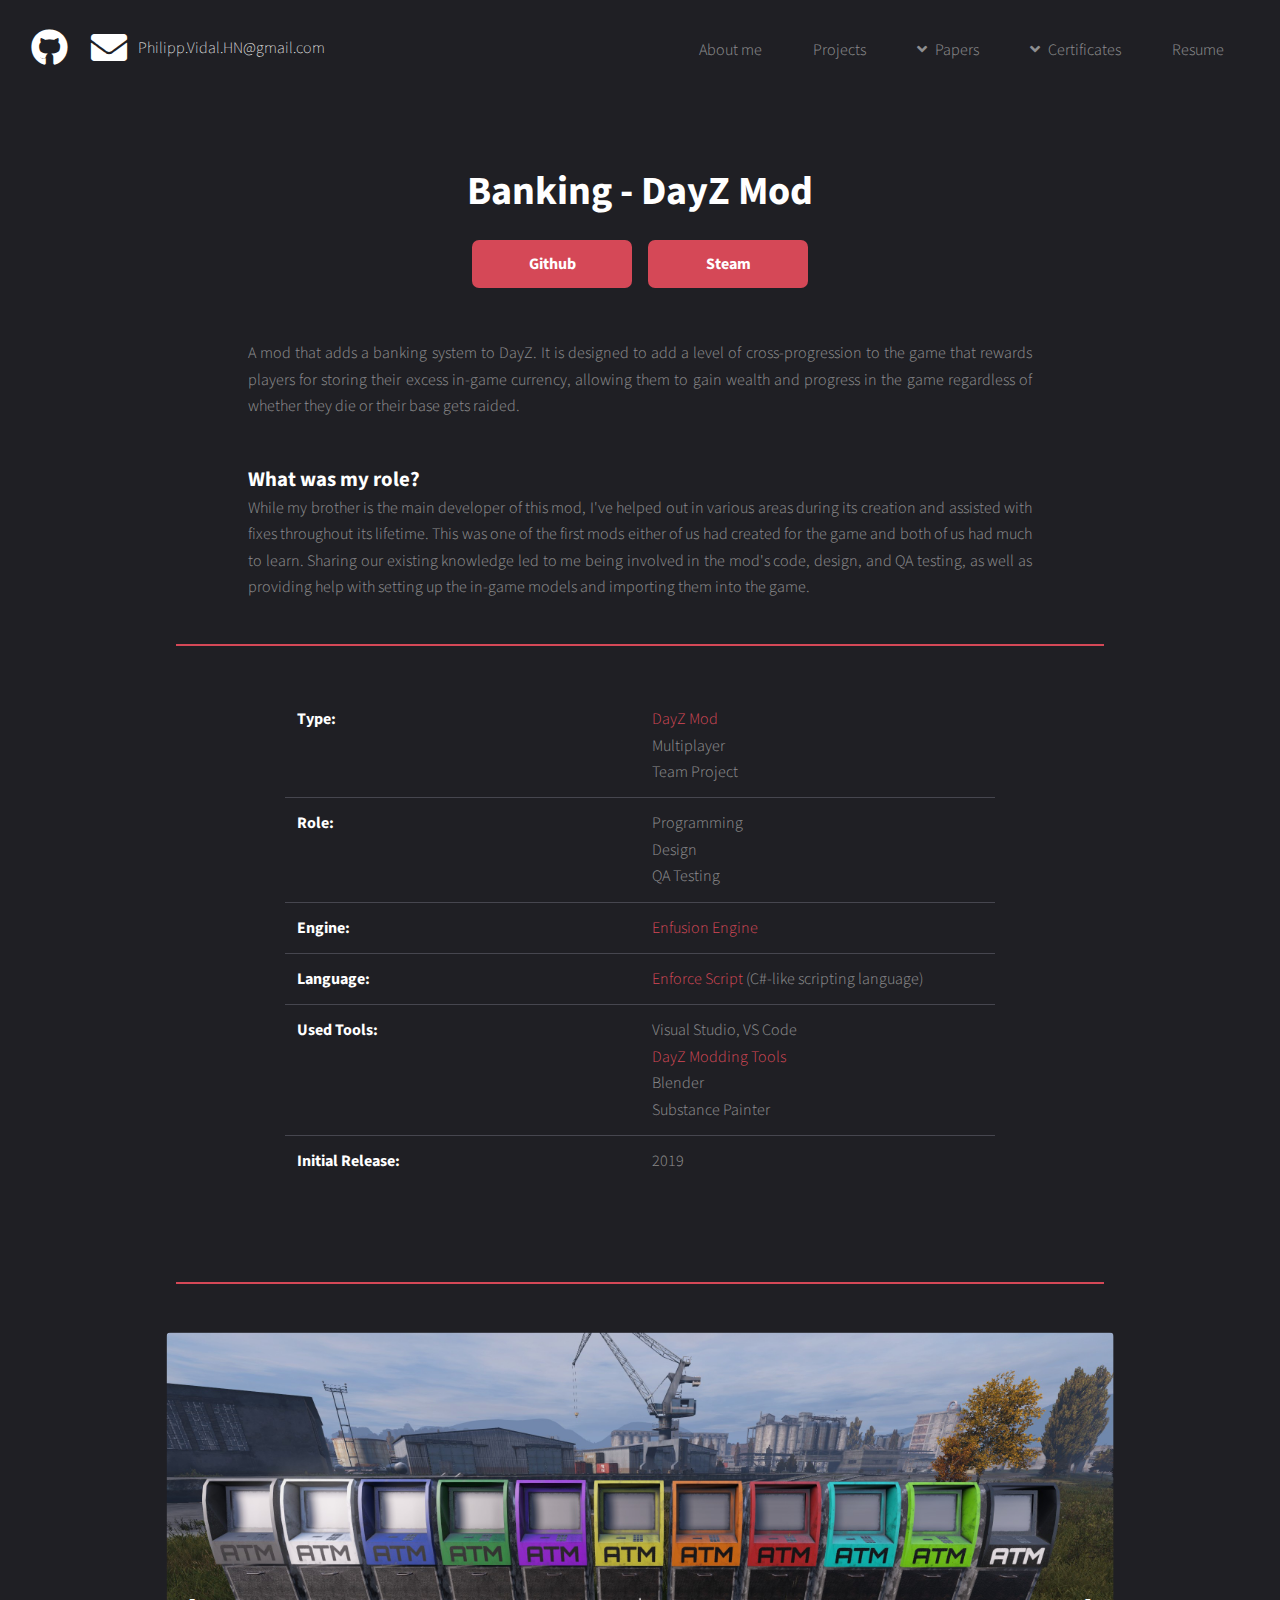
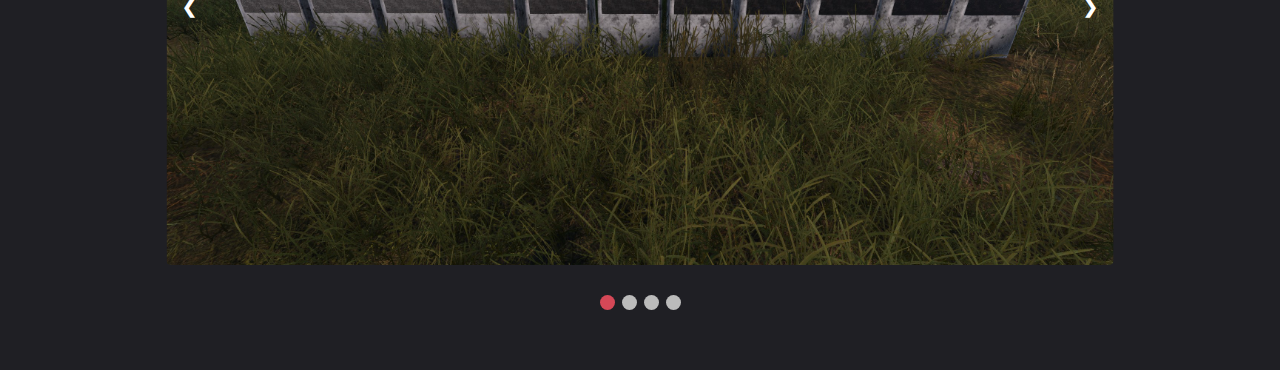
<file: projects/DayZBanking.html>
<!DOCTYPE HTML>
<!--
	Threshold by Pixelarity
	pixelarity.com | hello@pixelarity.com
	License: pixelarity.com/license
-->
<html>
	<head>
		<title>Project - Banking Mod</title>
		<meta charset="utf-8" />
		<meta name="viewport" content="width=device-width, initial-scale=1, user-scalable=no" />
		<meta name="description" content="" />
		<meta name="keywords" content="" />
		<link rel="stylesheet" href="/assets/css/main.css" />
	</head>
	<body class="is-preload">

		<!-- Header -->
		<header id="header" class="alt">
			<!--<a class="logo" href="index.html">Portfolio</a>-->
			<div id="icon-bar">
				<a class="logo fab fa-github" href="https://github.com/PhilippVidal" target=”_blank”></a>
				<a id="email" class="logo fas fa-envelope" href="mailto:Philipp.Vidal.HN@gmail.com" target=”_blank”></a>
				<a class="email-text">Philipp.Vidal.HN@gmail.com</a>		
				<!--<div>
					<span class="email-text">Philipp.Vidal.HN@gmail.com</span>
				</div>-->
			</div>
				
			<nav id="nav">
				<ul>
					<li>
						<a href="/index.html">About me</a>
					</li>
					<!--<li>
						<a href="/index.html#skills">Skills</a>
					</li>-->
					<li >
						<a href="/project-overview.html">Projects</a>
					<!-- <a href="#section-projects" class="icon solid fa-angle-down">Projects</a>
						<ul>
							<li><a href="#project-avoiding-ms">Avoiding motion sickness in interactive VR environments</a></li>
							<li><a href="#project-compulsive-hoarding">Compulsive Hoarding</a></li>
							<li><a href="#project-procedural-vegetation">Procedurally generated vegetation in AR environments</a></li>
							<li><a href="#project-mod-moe">Mod - More Explosives</a></li>
							<li><a href="#project-mod-bc">Mod - Breachingcharge</a></li>
							<li><a href="#project-notdoodlejump">Not Doodle Jump2</a></li>
							</li>
						</ul>
					-->
					</li>
					<li>
						<a href="#" class="icon solid fa-angle-down">Papers</a>
						<ul>
							<li><a href="/papers/PhilippVidal_Masterthesis_Avoiding motion sickness in interactive VR environments.pdf" target="_blank">Avoiding motion sickness in interactive VR environments (German)</a></li>
							<li><a href="/papers/PhilippVidal_Bachelorthesis_Procedurally generated vegetation in AR environments.pdf" target="_blank">Procedurally generated vegetation in AR environments (German)</a></li>
							<li><a href="/papers/PhilippVidal_Seminarpaper_VR Hardware - History, current state and future developments.pdf" target="_blank">VR Hardware - History, current state and future developments (English)</a></li>
							<li><a href="/papers/PhilippVidal_Seminarpaper_Meaningful application of AR-based educational games.pdf" target="_blank">Meaningful application of AR-based educational games (English)</a></li>
						</ul>
					</li>
					<li>
						<a href="#" class="icon solid fa-angle-down">Certificates</a>
						<ul>
							<li><a href="/certificates/PhilippVidal_MastersCertificate.pdf" target="_blank">Master - Game Engineering and Visual Computing (English)</a></li>
							<li><a href="/certificates/PhilippVidal_BachelorsCertificate.pdf" target="_blank">Bachelor - Computer Science - Game Engineering (German)</a></li>
						</ul>
					</li>
					<li><a href="/resume/PhilippVidal_Resume.pdf" target=”_blank” >Resume</a></li>
					<!-- <li><a href="generic.html">Generic</a></li>-->
					<!-- <li><a href="elements.html">Elements</a></li>-->
				</ul>
			</nav>
		</header>

		<!-- Main -->
			<div id="main" class="wrapper style1">
				<div class="inner">
					<header class="major" style="margin-bottom: 2rem;">
						<h1>Banking - DayZ Mod</h1>
						<ul class="actions">
							<li><a href="https://github.com/DennisVidal/DayZ-Banking" target="_blank" class="button primary">Github</a></li>
							<li><a href="https://steamcommunity.com/workshop/filedetails/?id=1836257061" target="_blank" class="button primary">Steam</a></li>
						</ul>
						<!--<p>
							Sed egestas, ante et vulputate volutpat semper est, vitae luctus metus libero eu augue. Morbi purus libero, faucibus adipiscing, commodo quis, gravida est. Sed lectus. Praesent elementum hendrerit tortor.
						</p>-->
				
						<div class="project-description">
							<p>								
								A mod that adds a banking system to DayZ. It is designed to add a level of cross-progression to the game 
								that rewards players for storing their excess in-game currency, allowing them to gain wealth and progress 
								in the game regardless of whether they die or their base gets raided. 
							</p>
							
							<h3>What was my role?</h3>
							<p>		
								While my brother is the main developer of this mod, 
								I've helped out in various areas during its creation 
								and assisted with fixes throughout its lifetime.  

								This was one of the first mods either of us had created for the game and both of us had much to learn. 
								Sharing our existing knowledge led to me being involved in the mod's code, design, and QA testing, 
								as well as providing help with setting up the in-game models and importing them into the game.
							</p>
							
						</div>
					</header>
					<section id="one" class="wrapper style1" style="padding: 0;">
						<div class="inner">
							<div class="heading" id="Details">
								<header class="major">				
								</header>
							</div>
						</div>
					</section>
					<table class="project-details-table">
						<tr>
							<td>
								<b>Type:</b>
							</td>
							<td>
								<a href="https://dayz.com/" target="_blank" style="text-decoration: none;">DayZ Mod</a><br>
								Multiplayer<br>
								Team Project
							</td>
						</tr>
						<tr>
							<td>
								<b>Role:</b>
							</td>
							<td>
								Programming<br>
								Design<br>
								QA Testing
							</td>
						</tr>
						<tr>
							<td>
								<b>Engine:</b>
							</td>
							<td>
								<a href="https://enfusionengine.com/" target="_blank" style="text-decoration: none;">Enfusion Engine</a>
							</td>
						</tr>
						<tr>
							<td>
								<b>Language:</b>
							</td>
							<td>
								<a href="https://community.bistudio.com/wiki/DayZ:Enforce_Script_Syntax" target="_blank" style="text-decoration: none;">Enforce Script</a> (C#-like scripting language)
							</td>
						</tr>
						<tr>
							<td>
								<b>Used Tools:</b>
							</td>
							<td>
								Visual Studio, VS Code<br>
								<a href="https://store.steampowered.com/app/830640/DayZ_Tools/" target="_blank" style="text-decoration: none;">DayZ Modding Tools</a><br>
								Blender<br> 
								Substance Painter
							</td>
						</tr>
						<tr>
							<td>
								<b>Initial Release:</b>
							</td>
							<td>
								2019
							</td>
						</tr>
					</table>
					<section id="two" class="wrapper style1"  style="padding-bottom: 0;">
						<div class="inner">
							<div class="heading" id="Details">
								<header class="major">													
								</header>
							</div>
						</div>
					</section>

					<!-- Video container -->
					<!-- <div class="video-container">
						<iframe  width="100%" height="100%" style="border-radius: 5px;" src="https://www.youtube.com/embed/k10owDuPYw4" title="Neon Coil - Gameplay" frameborder="0" allow="accelerometer; autoplay; clipboard-write; encrypted-media; gyroscope; picture-in-picture; web-share" allowfullscreen></iframe>
					</div>-->

					<!-- Slideshow container -->
					<div class="slideshow-container">

						<!-- Full-width images with number and caption text -->
						<div class="mySlides fade">
							<!--<div class="numbertext">1 / 3</div>-->
							<img src="/images/Banking/Banking_1.jpg">
							<!--<div class="caption-text">Caption Text</div>-->
						</div>
					
						<div class="mySlides fade">
							<!--<div class="numbertext">2 / 3</div>-->
							<img src="/images/Banking/Banking_2.jpg">
							<!--<div class="caption-text">Caption Two</div>-->
						</div>
					
						<div class="mySlides fade">
							<!--<div class="numbertext">3 / 3</div>-->
							<img src="/images/Banking/Banking_3.jpg">
							<!--<div class="caption-text">Caption Three</div>-->
						</div>

						<div class="mySlides fade">
							<!--<div class="numbertext">3 / 3</div>-->
							<img src="/images/Banking/Banking_4.jpg">
							<!--<div class="caption-text">Caption Three</div>-->
						</div>
					
						<!-- Next and previous buttons -->
						<a class="prev" onclick="plusSlides(-1)">&#10094;</a>
						<a class="next" onclick="plusSlides(1)">&#10095;</a>
					</div>
					<br>
					
					<!-- The dots/circles -->
					<div style="text-align:center">
						<span class="dot" onclick="currentSlide(1)"></span>
						<span class="dot" onclick="currentSlide(2)"></span>
						<span class="dot" onclick="currentSlide(3)"></span>
						<span class="dot" onclick="currentSlide(4)"></span>
					</div>
				</div>
			</div>

		<!-- Scripts -->
			<script src="/assets/js/jquery.min.js"></script>
			<script src="/assets/js/jquery.dropotron.min.js"></script>
			<script src="/assets/js/jquery.scrollex.min.js"></script>
			<script src="/assets/js/jquery.scrolly.min.js"></script>
			<script src="/assets/js/browser.min.js"></script>
			<script src="/assets/js/breakpoints.min.js"></script>
			<script src="/assets/js/util.js"></script>
			<script src="/assets/js/main.js"></script>
			<script src="/assets/js/carousel.js"></script>
	</body>
</html>
</file>
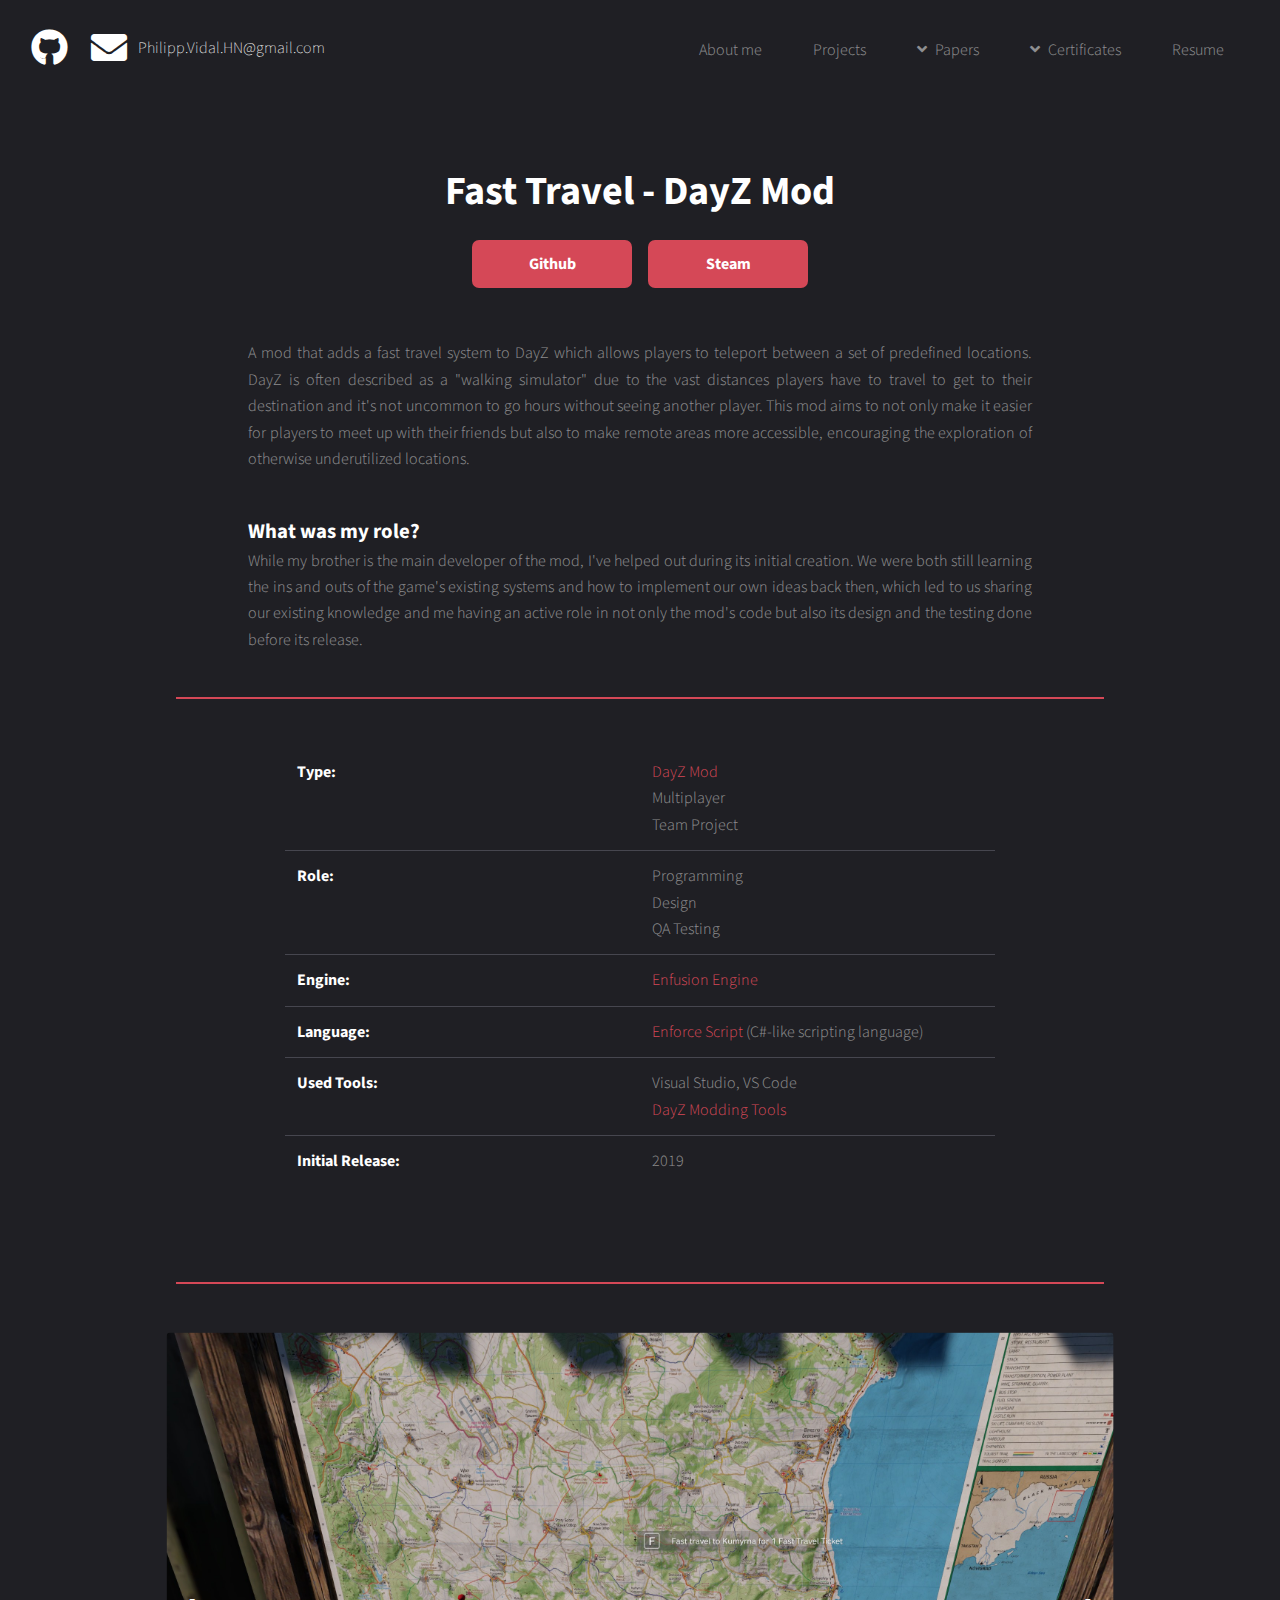
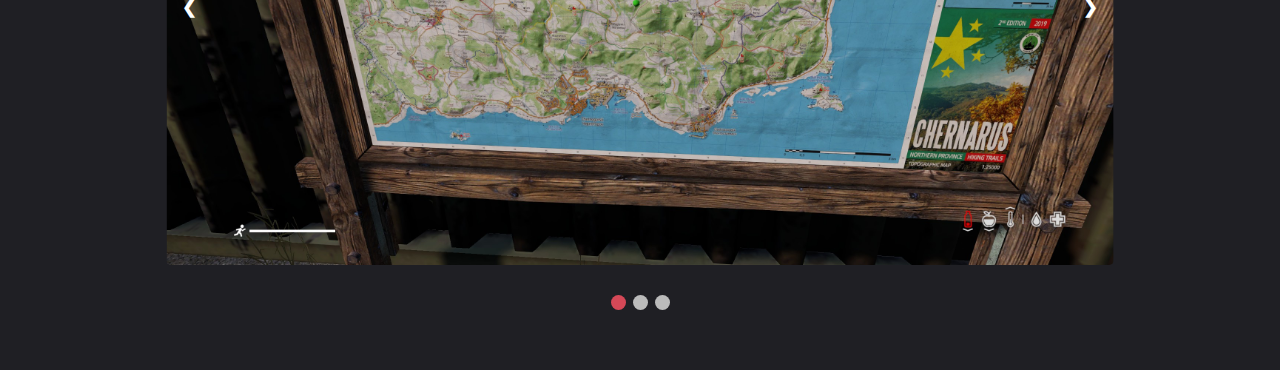
<file: projects/DayZFastTravel.html>
<!DOCTYPE HTML>
<!--
	Threshold by Pixelarity
	pixelarity.com | hello@pixelarity.com
	License: pixelarity.com/license
-->
<html>
	<head>
		<title>Project - Fast Travel Mod</title>
		<meta charset="utf-8" />
		<meta name="viewport" content="width=device-width, initial-scale=1, user-scalable=no" />
		<meta name="description" content="" />
		<meta name="keywords" content="" />
		<link rel="stylesheet" href="/assets/css/main.css" />
	</head>
	<body class="is-preload">

		<!-- Header -->
		<header id="header" class="alt">
			<!--<a class="logo" href="index.html">Portfolio</a>-->
			<div id="icon-bar">
				<a class="logo fab fa-github" href="https://github.com/PhilippVidal" target=”_blank”></a>
				<a id="email" class="logo fas fa-envelope" href="mailto:Philipp.Vidal.HN@gmail.com" target=”_blank”></a>
				<a class="email-text">Philipp.Vidal.HN@gmail.com</a>		
				<!--<div>
					<span class="email-text">Philipp.Vidal.HN@gmail.com</span>
				</div>-->
			</div>
				
			<nav id="nav">
				<ul>
					<li>
						<a href="/index.html">About me</a>
					</li>
					<!--<li>
						<a href="/index.html#skills">Skills</a>
					</li>-->
					<li >
						<a href="/project-overview.html">Projects</a>
					<!-- <a href="#section-projects" class="icon solid fa-angle-down">Projects</a>
						<ul>
							<li><a href="#project-avoiding-ms">Avoiding motion sickness in interactive VR environments</a></li>
							<li><a href="#project-compulsive-hoarding">Compulsive Hoarding</a></li>
							<li><a href="#project-procedural-vegetation">Procedurally generated vegetation in AR environments</a></li>
							<li><a href="#project-mod-moe">Mod - More Explosives</a></li>
							<li><a href="#project-mod-bc">Mod - Breachingcharge</a></li>
							<li><a href="#project-notdoodlejump">Not Doodle Jump2</a></li>
							</li>
						</ul>
					-->
					</li>
					<li>
						<a href="#" class="icon solid fa-angle-down">Papers</a>
						<ul>
							<li><a href="/papers/PhilippVidal_Masterthesis_Avoiding motion sickness in interactive VR environments.pdf" target="_blank">Avoiding motion sickness in interactive VR environments (German)</a></li>
							<li><a href="/papers/PhilippVidal_Bachelorthesis_Procedurally generated vegetation in AR environments.pdf" target="_blank">Procedurally generated vegetation in AR environments (German)</a></li>
							<li><a href="/papers/PhilippVidal_Seminarpaper_VR Hardware - History, current state and future developments.pdf" target="_blank">VR Hardware - History, current state and future developments (English)</a></li>
							<li><a href="/papers/PhilippVidal_Seminarpaper_Meaningful application of AR-based educational games.pdf" target="_blank">Meaningful application of AR-based educational games (English)</a></li>
						</ul>
					</li>
					<li>
						<a href="#" class="icon solid fa-angle-down">Certificates</a>
						<ul>
							<li><a href="/certificates/PhilippVidal_MastersCertificate.pdf" target="_blank">Master - Game Engineering and Visual Computing (English)</a></li>
							<li><a href="/certificates/PhilippVidal_BachelorsCertificate.pdf" target="_blank">Bachelor - Computer Science - Game Engineering (German)</a></li>
						</ul>
					</li>
					<li><a href="/resume/PhilippVidal_Resume.pdf" target=”_blank” >Resume</a></li>
					<!-- <li><a href="generic.html">Generic</a></li>-->
					<!-- <li><a href="elements.html">Elements</a></li>-->
				</ul>
			</nav>
		</header>

		<!-- Main -->
			<div id="main" class="wrapper style1">
				<div class="inner">
					<header class="major" style="margin-bottom: 2rem;">
						<h1>Fast Travel - DayZ Mod</h1>
						<ul class="actions">
							<li><a href="https://github.com/DennisVidal/DayZ-Fast-Travel" target="_blank" class="button primary">Github</a></li>
							<li><a href="https://steamcommunity.com/sharedfiles/filedetails/?id=1843000706" target="_blank" class="button primary">Steam</a></li>
						</ul>
											
						<div class="project-description">
							<p>								
								A mod that adds a fast travel system to DayZ which allows players to teleport between a set of predefined locations.
								DayZ is often described as a "walking simulator" due to the vast distances players have to travel to get to their destination 
								and it's not uncommon to go hours without seeing another player. 
								This mod aims to not only make it easier for players to meet up with their friends 
								but also to make remote areas more accessible, encouraging the exploration of otherwise underutilized locations.
							</p>
							
							<h3>What was my role?</h3>
							<p>					
								While my brother is the main developer of the mod, I've helped out during its initial creation.  
								We were both still learning the ins and outs of the game's existing systems and how to implement our own ideas back then, 
								which led to us sharing our existing knowledge and me having an active role in not only the mod's code 
								but also its design and the testing done before its release.
							</p>
							
						</div>
					</header>
					<section id="one" class="wrapper style1" style="padding: 0;">
						<div class="inner">
							<div class="heading" id="Details">
								<header class="major">				
								</header>
							</div>
						</div>
					</section>
					<table class="project-details-table">
						<tr>
							<td>
								<b>Type:</b>
							</td>
							<td>
								<a href="https://dayz.com/" target="_blank" style="text-decoration: none;">DayZ Mod</a><br>
								Multiplayer<br>
								Team Project
							</td>
						</tr>
						<tr>
							<td>
								<b>Role:</b>
							</td>
							<td>
								Programming<br>
								Design<br>
								QA Testing
							</td>
						</tr>
						<tr>
							<td>
								<b>Engine:</b>
							</td>
							<td>
								<a href="https://enfusionengine.com/" target="_blank" style="text-decoration: none;">Enfusion Engine</a>
							</td>
						</tr>
						<tr>
							<td>
								<b>Language:</b>
							</td>
							<td>
								<a href="https://community.bistudio.com/wiki/DayZ:Enforce_Script_Syntax" target="_blank" style="text-decoration: none;">Enforce Script</a> (C#-like scripting language)
							</td>
						</tr>
						<tr>
							<td>
								<b>Used Tools:</b>
							</td>
							<td>
								Visual Studio, VS Code<br>
								<a href="https://store.steampowered.com/app/830640/DayZ_Tools/" target="_blank" style="text-decoration: none;">DayZ Modding Tools</a>
							</td>
						</tr>
						<tr>
							<td>
								<b>Initial Release:</b>
							</td>
							<td>
								2019
							</td>
						</tr>
					</table>
					<section id="two" class="wrapper style1"  style="padding-bottom: 0;">
						<div class="inner">
							<div class="heading" id="Details">
								<header class="major">													
								</header>
							</div>
						</div>
					</section>

					<!-- Video container -->
					<!-- <div class="video-container">
						<iframe  width="100%" height="100%" style="border-radius: 5px;" src="https://www.youtube.com/embed/k10owDuPYw4" title="Neon Coil - Gameplay" frameborder="0" allow="accelerometer; autoplay; clipboard-write; encrypted-media; gyroscope; picture-in-picture; web-share" allowfullscreen></iframe>
					</div>-->

					<!-- Slideshow container -->
					<div class="slideshow-container">

						<!-- Full-width images with number and caption text -->
						<div class="mySlides fade">
							<!--<div class="numbertext">1 / 3</div>-->
							<img src="/images/FastTravel/FastTravel_1.jpg">
							<!--<div class="caption-text">Caption Text</div>-->
						</div>
					
						<div class="mySlides fade">
							<!--<div class="numbertext">2 / 3</div>-->
							<img src="/images/FastTravel/FastTravel_2.jpg">
							<!--<div class="caption-text">Caption Two</div>-->
						</div>
					
						<div class="mySlides fade">
							<!--<div class="numbertext">3 / 3</div>-->
							<img src="/images/FastTravel/FastTravel_3.jpg">
							<!--<div class="caption-text">Caption Three</div>-->
						</div>
		
						<!-- Next and previous buttons -->
						<a class="prev" onclick="plusSlides(-1)">&#10094;</a>
						<a class="next" onclick="plusSlides(1)">&#10095;</a>
					</div>
					<br>
					
					<!-- The dots/circles -->
					<div style="text-align:center">
						<span class="dot" onclick="currentSlide(1)"></span>
						<span class="dot" onclick="currentSlide(2)"></span>
						<span class="dot" onclick="currentSlide(3)"></span>
					</div>
				</div>
			</div>

		<!-- Scripts -->
			<script src="/assets/js/jquery.min.js"></script>
			<script src="/assets/js/jquery.dropotron.min.js"></script>
			<script src="/assets/js/jquery.scrollex.min.js"></script>
			<script src="/assets/js/jquery.scrolly.min.js"></script>
			<script src="/assets/js/browser.min.js"></script>
			<script src="/assets/js/breakpoints.min.js"></script>
			<script src="/assets/js/util.js"></script>
			<script src="/assets/js/main.js"></script>
			<script src="/assets/js/carousel.js"></script>
	</body>
</html>
</file>
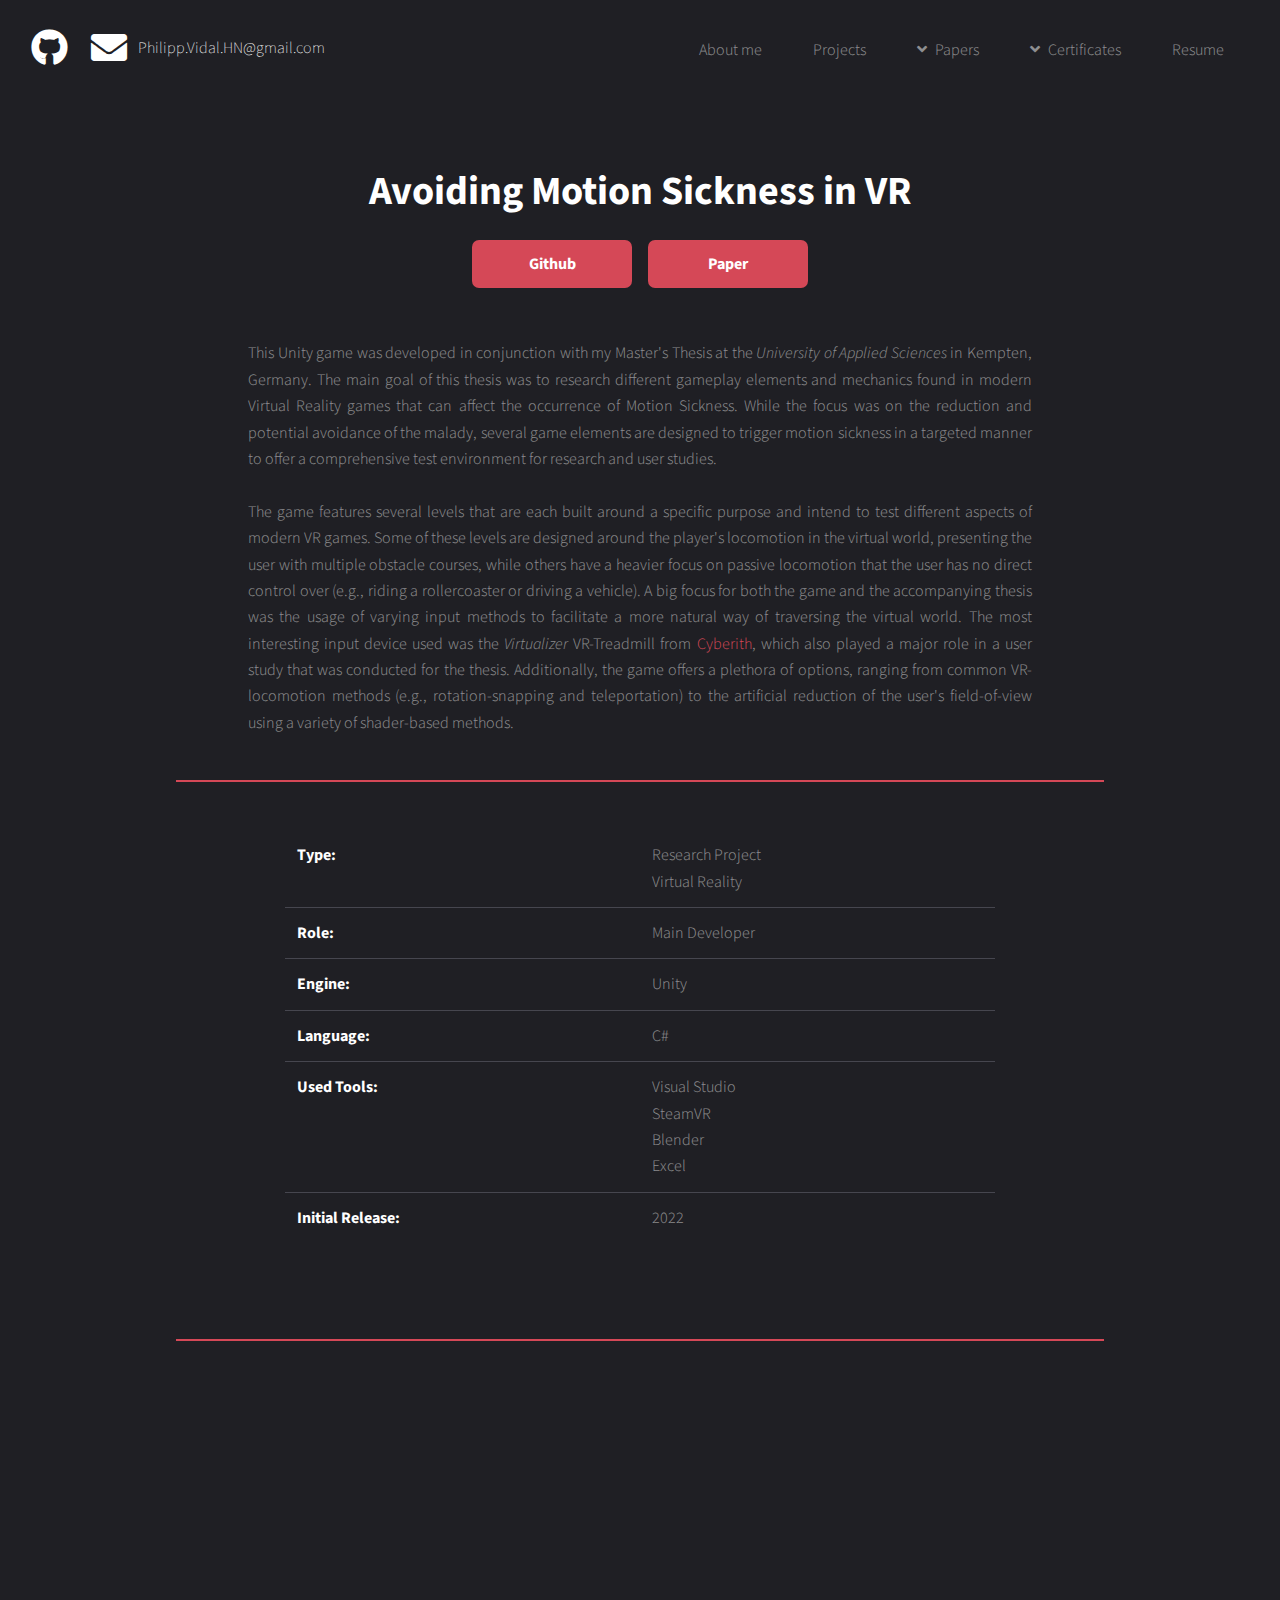
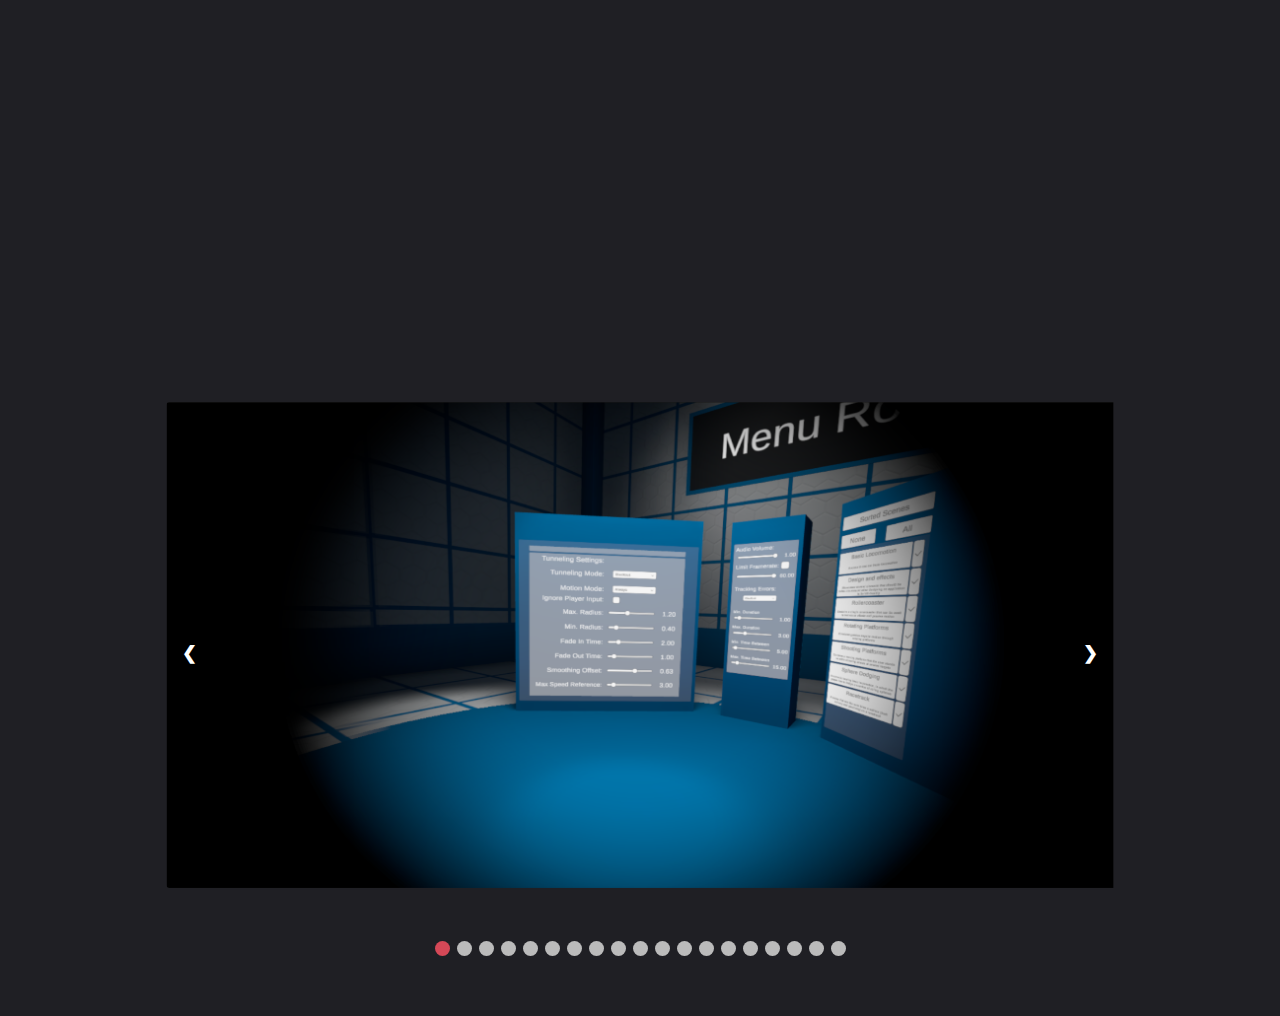
<file: projects/Mastersthesis.html>
<!DOCTYPE HTML>
<!--
	Threshold by Pixelarity
	pixelarity.com | hello@pixelarity.com
	License: pixelarity.com/license
-->
<html>
	<head>
		<title>Project - Avoiding Motion Sickness in VR</title>
		<meta charset="utf-8" />
		<meta name="viewport" content="width=device-width, initial-scale=1, user-scalable=no" />
		<meta name="description" content="" />
		<meta name="keywords" content="" />
		<link rel="stylesheet" href="/assets/css/main.css" />
	</head>
	<body class="is-preload">

		<!-- Header -->
		<header id="header" class="alt">
			<!--<a class="logo" href="index.html">Portfolio</a>-->
			<div id="icon-bar">
				<a class="logo fab fa-github" href="https://github.com/PhilippVidal" target=”_blank”></a>
				<a id="email" class="logo fas fa-envelope" href="mailto:Philipp.Vidal.HN@gmail.com" target=”_blank”></a>
				<a class="email-text">Philipp.Vidal.HN@gmail.com</a>		
				<!--<div>
					<span class="email-text">Philipp.Vidal.HN@gmail.com</span>
				</div>-->
			</div>
				
			<nav id="nav">
				<ul>
					<li>
						<a href="/index.html">About me</a>
					</li>
					<!--<li>
						<a href="/index.html#skills">Skills</a>
					</li>-->
					<li >
						<a href="/project-overview.html">Projects</a>
					<!-- <a href="#section-projects" class="icon solid fa-angle-down">Projects</a>
						<ul>
							<li><a href="#project-avoiding-ms">Avoiding motion sickness in interactive VR environments</a></li>
							<li><a href="#project-compulsive-hoarding">Compulsive Hoarding</a></li>
							<li><a href="#project-procedural-vegetation">Procedurally generated vegetation in AR environments</a></li>
							<li><a href="#project-mod-moe">Mod - More Explosives</a></li>
							<li><a href="#project-mod-bc">Mod - Breachingcharge</a></li>
							<li><a href="#project-notdoodlejump">Not Doodle Jump2</a></li>
							</li>
						</ul>
					-->
					</li>
					<li>
						<a href="#" class="icon solid fa-angle-down">Papers</a>
						<ul>
							<li><a href="/papers/PhilippVidal_Masterthesis_Avoiding motion sickness in interactive VR environments.pdf" target="_blank">Avoiding motion sickness in interactive VR environments (German)</a></li>
							<li><a href="/papers/PhilippVidal_Bachelorthesis_Procedurally generated vegetation in AR environments.pdf" target="_blank">Procedurally generated vegetation in AR environments (German)</a></li>
							<li><a href="/papers/PhilippVidal_Seminarpaper_VR Hardware - History, current state and future developments.pdf" target="_blank">VR Hardware - History, current state and future developments (English)</a></li>
							<li><a href="/papers/PhilippVidal_Seminarpaper_Meaningful application of AR-based educational games.pdf" target="_blank">Meaningful application of AR-based educational games (English)</a></li>
						</ul>
					</li>
					<li>
						<a href="#" class="icon solid fa-angle-down">Certificates</a>
						<ul>
							<li><a href="/certificates/PhilippVidal_MastersCertificate.pdf" target="_blank">Master - Game Engineering and Visual Computing (English)</a></li>
							<li><a href="/certificates/PhilippVidal_BachelorsCertificate.pdf" target="_blank">Bachelor - Computer Science - Game Engineering (German)</a></li>
						</ul>
					</li>
					<li><a href="/resume/PhilippVidal_Resume.pdf" target=”_blank” >Resume</a></li>
					<!-- <li><a href="generic.html">Generic</a></li>-->
					<!-- <li><a href="elements.html">Elements</a></li>-->
				</ul>
			</nav>
		</header>

		<!-- Main -->
			<div id="main" class="wrapper style1">
				<div class="inner">
					<header class="major" style="margin-bottom: 2rem;">
						<h1>Avoiding Motion Sickness in VR</h1>
						<ul class="actions">
							<li><a href="https://github.com/PhilippVidal/Avoiding-Motion-Sickness-in-VR" target="_blank" class="button primary">Github</a></li>
							<li><a href="/papers/PhilippVidal_Masterthesis_Avoiding motion sickness in interactive VR environments.pdf" target="_blank" class="button primary">Paper</a></li>
						</ul>
						<!--<p>
							Sed egestas, ante et vulputate volutpat semper est, vitae luctus metus libero eu augue. Morbi purus libero, faucibus adipiscing, commodo quis, gravida est. Sed lectus. Praesent elementum hendrerit tortor.
						</p>-->
						
						<p class="project-description">
							 		
						</p>
						<div class="project-description">
							<p>								
								This Unity game was developed in conjunction with my Master's Thesis at the <i>University of Applied Sciences</i> in Kempten, Germany.
								The main goal of this thesis was to research different gameplay elements 
								and mechanics found in modern Virtual Reality games that can affect the occurrence of Motion Sickness.
								While the focus was on the reduction and potential avoidance of the malady, 
								several game elements are designed to trigger motion sickness in 
								a targeted manner to offer a comprehensive test environment for research and user studies. 
								<br><br>

								The game features several levels that are each built around a specific purpose and intend to test different aspects of modern VR games. 
								Some of these levels are designed around the player's locomotion in the virtual world, presenting the user with multiple obstacle courses,
								while others have a heavier focus on passive locomotion that the user has no direct control over (e.g., riding a rollercoaster or driving a vehicle).
								A big focus for both the game and the accompanying thesis was the usage of varying input methods to facilitate a more natural way of traversing the virtual world. 
								The most interesting input device used was the <i>Virtualizer</i> VR-Treadmill 
								from <a href="https://www.cyberith.com/" target="_blank" style="text-decoration: none;">Cyberith</a>, 
								which also played a major role in a user study that was conducted for the thesis. 
								Additionally, the game offers a plethora of options, ranging from common VR-locomotion methods (e.g., rotation-snapping and teleportation) 
								to the artificial reduction of the user's field-of-view using a variety of shader-based methods.
							</p>
							<!--
							<h3>What was my role?</h3>
							<p>					
								
								<br><br>
							</p>
							-->
						</div>
					</header>
					<section id="one" class="wrapper style1" style="padding: 0;">
						<div class="inner">
							<div class="heading" id="Details">
								<header class="major">				
								</header>
							</div>
						</div>
					</section>
					<table class="project-details-table">
						<tr>
							<td>
								<b>Type:</b>
							</td>
							<td>
								Research Project<br>
								Virtual Reality
							</td>
						</tr>
						<tr>
							<td>
								<b>Role:</b>
							</td>
							<td>
								Main Developer
							</td>
						</tr>
						<tr>
							<td>
								<b>Engine:</b>
							</td>
							<td>
								Unity
							</td>
						</tr>
						<tr>
							<td>
								<b>Language:</b>
							</td>
							<td>
								C#
							</td>
						</tr>
						<tr>
							<td>
								<b>Used Tools:</b>
							</td>
							<td>
								Visual Studio<br>
								SteamVR<br>
								Blender<br>
								Excel
							</td>
						</tr>
						<tr>
							<td>
								<b>Initial Release:</b>
							</td>
							<td>
								2022
							</td>
						</tr>
					</table>
					<section id="two" class="wrapper style1"  style="padding-bottom: 0;">
						<div class="inner">
							<div class="heading" id="Details">
								<header class="major">													
								</header>
							</div>
						</div>
					</section>

					<!-- Video container -->
					<div class="video-container">
						<iframe  width="100%" height="100%" style="border-radius: 5px;" src="https://www.youtube.com/embed/BuMNIjt6260" title="Master's Thesis - Philipp Vidal" frameborder="0" allow="accelerometer; autoplay; clipboard-write; encrypted-media; gyroscope; picture-in-picture; web-share" allowfullscreen></iframe>
					</div>

					<!-- Slideshow container -->
					<div class="slideshow-container">

						<!-- Full-width images with number and caption text -->
						<div class="mySlides fade">
							<!--<div class="numbertext">1 / 3</div>-->
							<img src="/images/MastersThesis/Mastersthesis_1.png">
							<!--<div class="caption-text">Caption Text</div>-->
						</div>

						<div class="mySlides fade">
							<img src="/images/MastersThesis/Mastersthesis_2.png">
						</div>

						<div class="mySlides fade">
							<img src="/images/MastersThesis/Mastersthesis_3.png">
						</div>

						<div class="mySlides fade">
							<img src="/images/MastersThesis/Mastersthesis_4.png">
						</div>

						<div class="mySlides fade">
							<img src="/images/MastersThesis/Mastersthesis_5.png">
						</div>

						<div class="mySlides fade">
							<img src="/images/MastersThesis/Mastersthesis_6.png">
						</div>

						<div class="mySlides fade">
							<img src="/images/MastersThesis/Mastersthesis_7.png">
						</div>

						<div class="mySlides fade">
							<img src="/images/MastersThesis/Mastersthesis_8.png">
						</div>

						<div class="mySlides fade">
							<img src="/images/MastersThesis/Mastersthesis_9.png">
						</div>

						<div class="mySlides fade">
							<img src="/images/MastersThesis/Mastersthesis_10.png">
						</div>

						<div class="mySlides fade">
							<img src="/images/MastersThesis/Mastersthesis_11.png">
						</div>

						<div class="mySlides fade">
							<img src="/images/MastersThesis/Mastersthesis_12.png">
						</div>

						<div class="mySlides fade">
							<img src="/images/MastersThesis/Mastersthesis_13.png">
						</div>

						<div class="mySlides fade">
							<img src="/images/MastersThesis/Mastersthesis_14.png">
						</div>

						<div class="mySlides fade">
							<img src="/images/MastersThesis/Mastersthesis_15.png">
						</div>

						<div class="mySlides fade">
							<img src="/images/MastersThesis/Mastersthesis_16.png">
						</div>

						<div class="mySlides fade">
							<img src="/images/MastersThesis/Mastersthesis_17.png">
						</div>

						<div class="mySlides fade">
							<img src="/images/MastersThesis/Mastersthesis_18.png">
						</div>

						<div class="mySlides fade">
							<img src="/images/MastersThesis/Mastersthesis_19.jpg">
						</div>
					
			
					
						<!-- Next and previous buttons -->
						<a class="prev" onclick="plusSlides(-1)">&#10094;</a>
						<a class="next" onclick="plusSlides(1)">&#10095;</a>
					</div>
					<br>
					
					<!-- The dots/circles -->
					<div style="text-align:center">
						<span class="dot" onclick="currentSlide(1)"></span>
						<span class="dot" onclick="currentSlide(2)"></span>
						<span class="dot" onclick="currentSlide(3)"></span>
						<span class="dot" onclick="currentSlide(4)"></span>
						<span class="dot" onclick="currentSlide(5)"></span>
						<span class="dot" onclick="currentSlide(6)"></span>
						<span class="dot" onclick="currentSlide(7)"></span>
						<span class="dot" onclick="currentSlide(8)"></span>
						<span class="dot" onclick="currentSlide(9)"></span>
						<span class="dot" onclick="currentSlide(10)"></span>
						<span class="dot" onclick="currentSlide(11)"></span>
						<span class="dot" onclick="currentSlide(12)"></span>
						<span class="dot" onclick="currentSlide(13)"></span>
						<span class="dot" onclick="currentSlide(14)"></span>
						<span class="dot" onclick="currentSlide(15)"></span>
						<span class="dot" onclick="currentSlide(16)"></span>
						<span class="dot" onclick="currentSlide(17)"></span>
						<span class="dot" onclick="currentSlide(18)"></span>
						<span class="dot" onclick="currentSlide(19)"></span>
					</div>
				</div>
			</div>

		<!-- Scripts -->
			<script src="/assets/js/jquery.min.js"></script>
			<script src="/assets/js/jquery.dropotron.min.js"></script>
			<script src="/assets/js/jquery.scrollex.min.js"></script>
			<script src="/assets/js/jquery.scrolly.min.js"></script>
			<script src="/assets/js/browser.min.js"></script>
			<script src="/assets/js/breakpoints.min.js"></script>
			<script src="/assets/js/util.js"></script>
			<script src="/assets/js/main.js"></script>
			<script src="/assets/js/carousel.js"></script>
	</body>
</html>
</file>
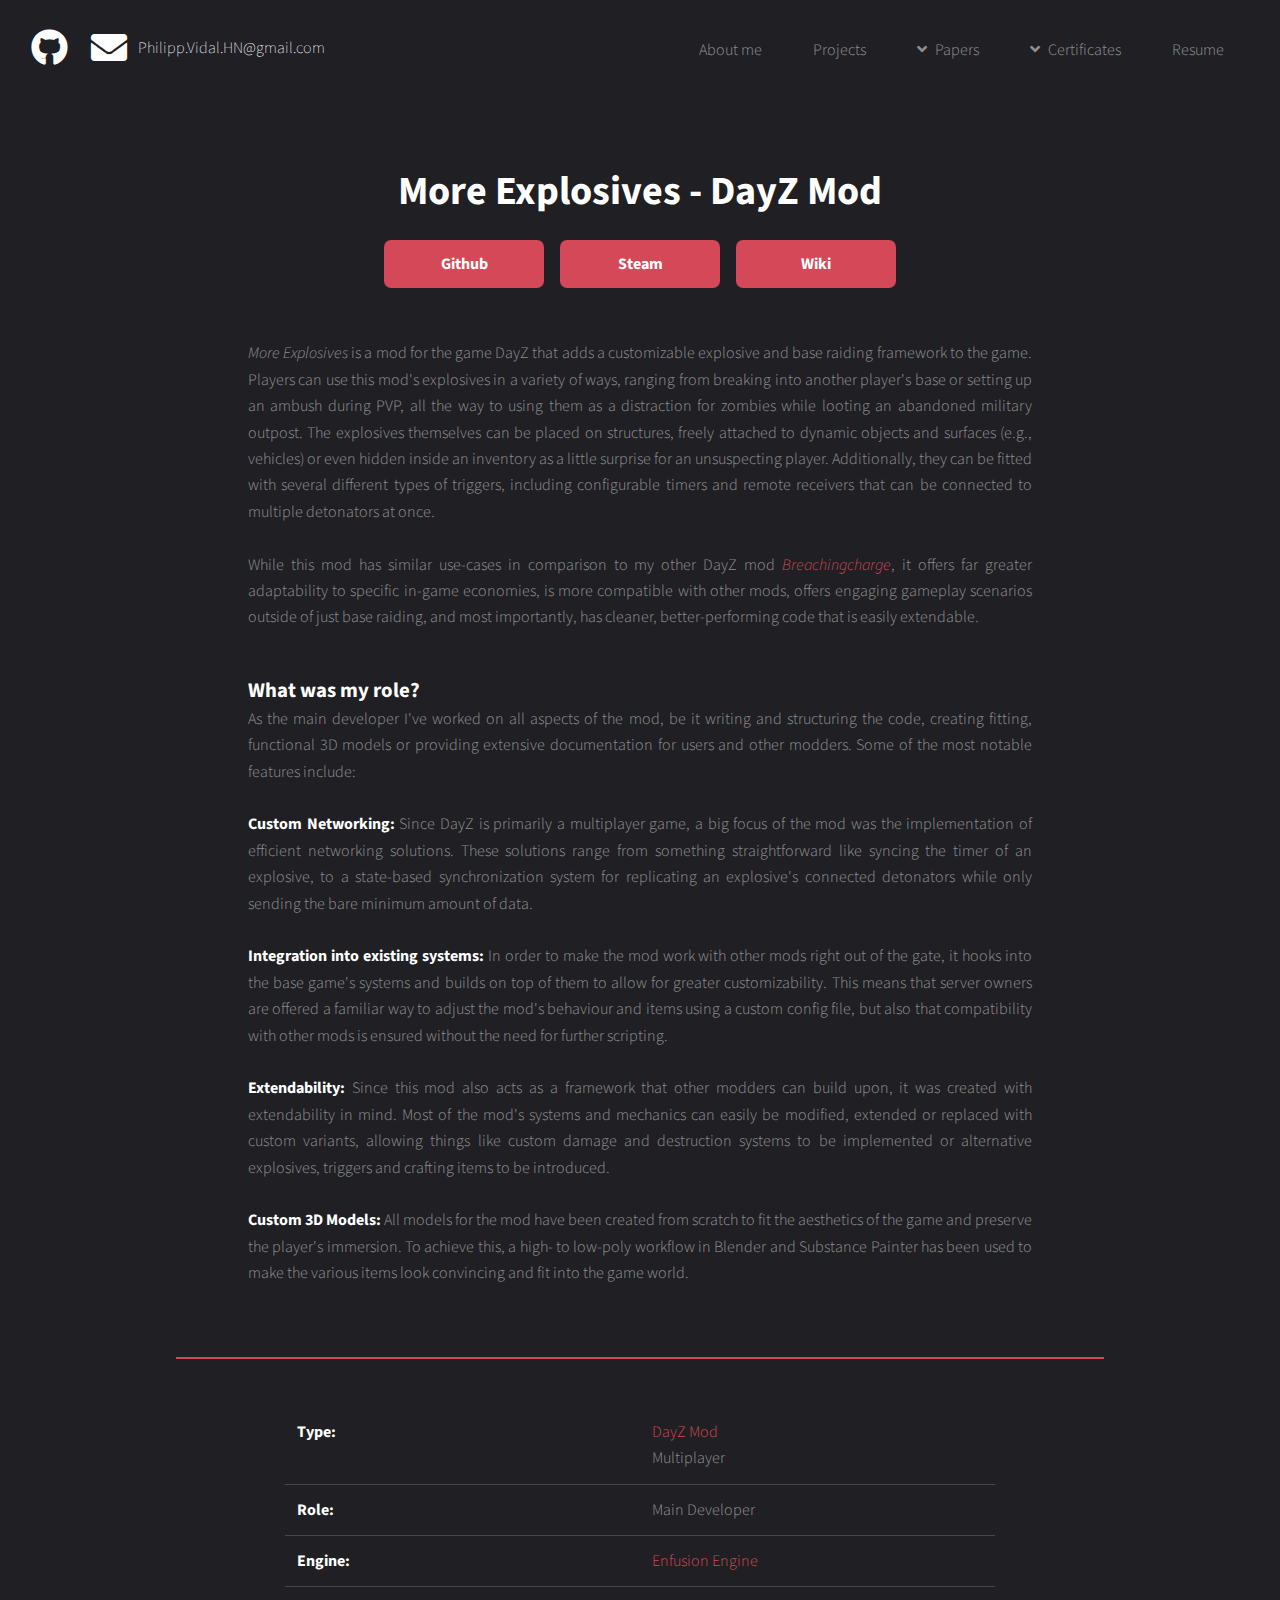
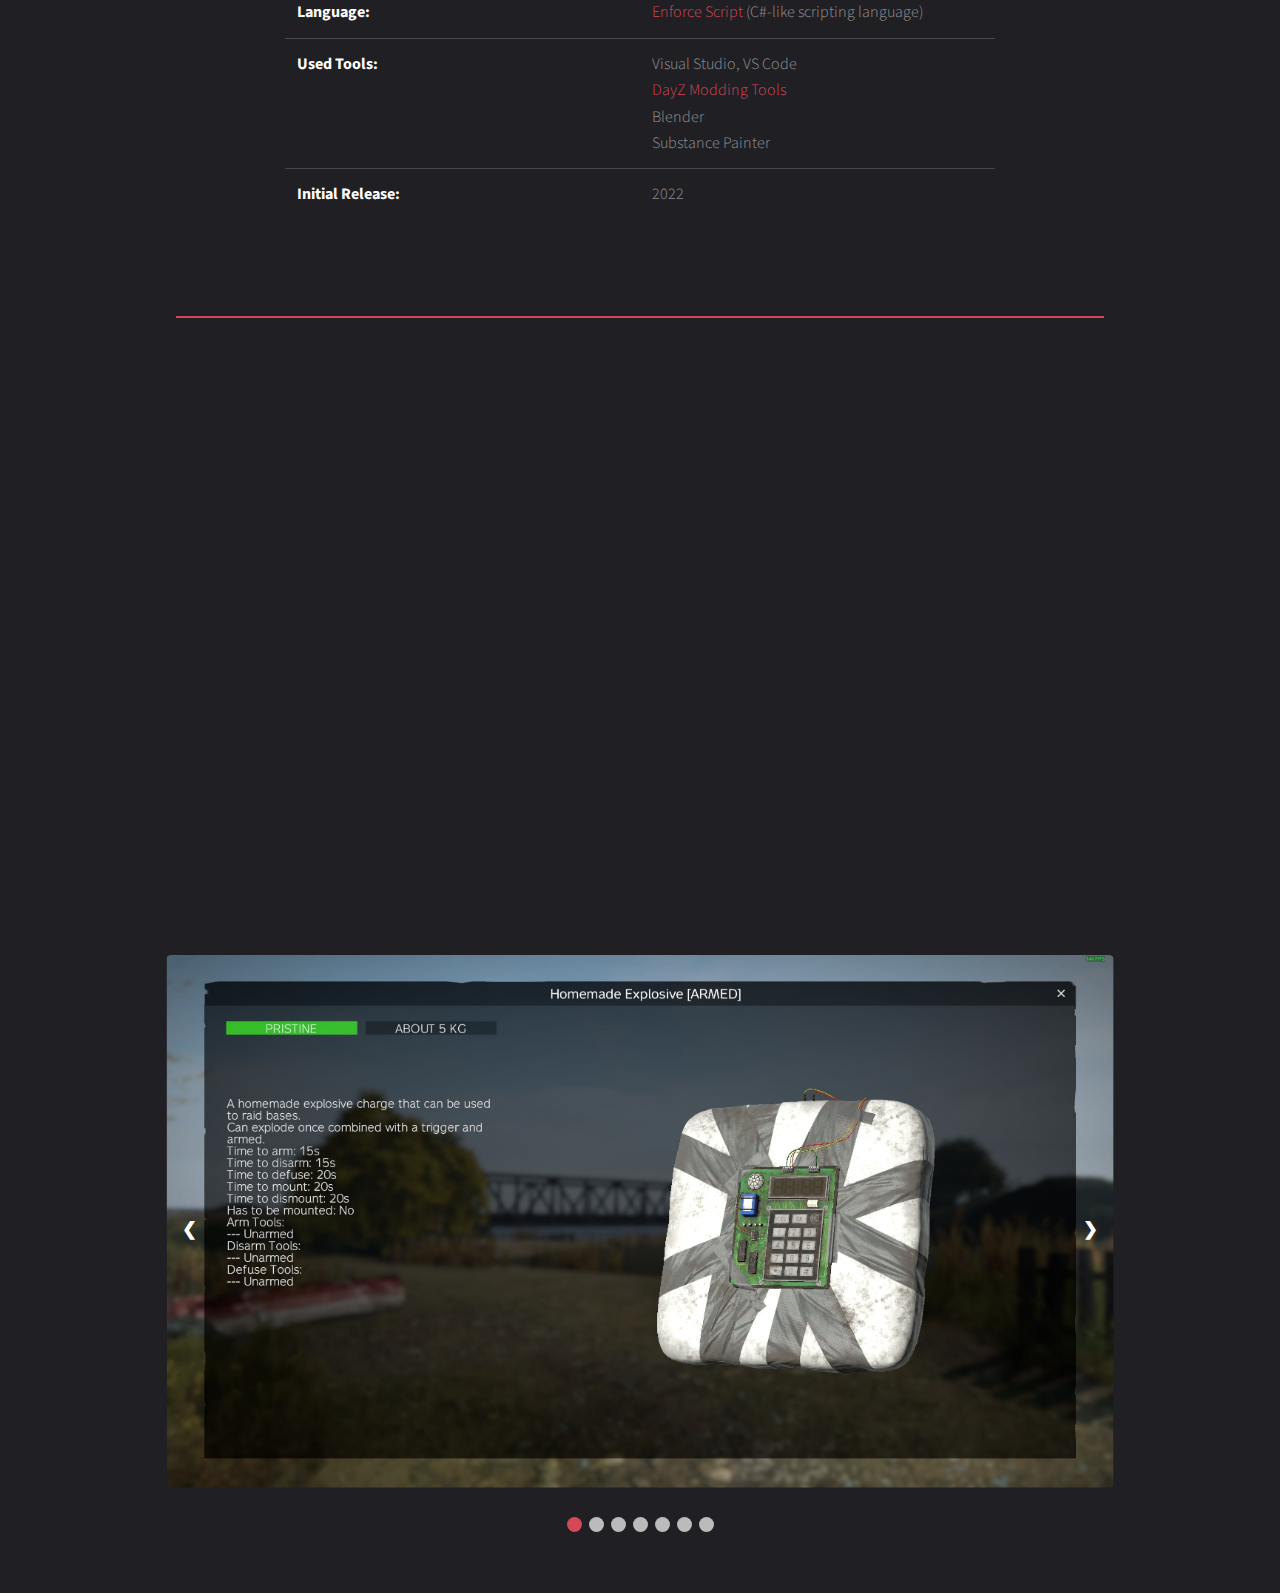
<file: projects/MoreExplosives.html>
<!DOCTYPE HTML>
<!--
	Threshold by Pixelarity
	pixelarity.com | hello@pixelarity.com
	License: pixelarity.com/license
-->
<html>
	<head>
		<title>Project - More Explosives Mod</title>
		<meta charset="utf-8" />
		<meta name="viewport" content="width=device-width, initial-scale=1, user-scalable=no" />
		<meta name="description" content="" />
		<meta name="keywords" content="" />
		<link rel="stylesheet" href="/assets/css/main.css" />
	</head>
	<body class="is-preload">

		<!-- Header -->
		<header id="header" class="alt">
			<!--<a class="logo" href="index.html">Portfolio</a>-->
			<div id="icon-bar">
				<a class="logo fab fa-github" href="https://github.com/PhilippVidal" target=”_blank”></a>
				<a id="email" class="logo fas fa-envelope" href="mailto:Philipp.Vidal.HN@gmail.com" target=”_blank”></a>
				<a class="email-text">Philipp.Vidal.HN@gmail.com</a>		
				<!--<div>
					<span class="email-text">Philipp.Vidal.HN@gmail.com</span>
				</div>-->
			</div>
				
			<nav id="nav">
				<ul>
					<li>
						<a href="/index.html">About me</a>
					</li>
					<!--<li>
						<a href="/index.html#skills">Skills</a>
					</li>-->
					<li >
						<a href="/project-overview.html">Projects</a>
					<!-- <a href="#section-projects" class="icon solid fa-angle-down">Projects</a>
						<ul>
							<li><a href="#project-avoiding-ms">Avoiding motion sickness in interactive VR environments</a></li>
							<li><a href="#project-compulsive-hoarding">Compulsive Hoarding</a></li>
							<li><a href="#project-procedural-vegetation">Procedurally generated vegetation in AR environments</a></li>
							<li><a href="#project-mod-moe">Mod - More Explosives</a></li>
							<li><a href="#project-mod-bc">Mod - Breachingcharge</a></li>
							<li><a href="#project-notdoodlejump">Not Doodle Jump2</a></li>
							</li>
						</ul>
					-->
					</li>
					<li>
						<a href="#" class="icon solid fa-angle-down">Papers</a>
						<ul>
							<li><a href="/papers/PhilippVidal_Masterthesis_Avoiding motion sickness in interactive VR environments.pdf" target="_blank">Avoiding motion sickness in interactive VR environments (German)</a></li>
							<li><a href="/papers/PhilippVidal_Bachelorthesis_Procedurally generated vegetation in AR environments.pdf" target="_blank">Procedurally generated vegetation in AR environments (German)</a></li>
							<li><a href="/papers/PhilippVidal_Seminarpaper_VR Hardware - History, current state and future developments.pdf" target="_blank">VR Hardware - History, current state and future developments (English)</a></li>
							<li><a href="/papers/PhilippVidal_Seminarpaper_Meaningful application of AR-based educational games.pdf" target="_blank">Meaningful application of AR-based educational games (English)</a></li>
						</ul>
					</li>
					<li>
						<a href="#" class="icon solid fa-angle-down">Certificates</a>
						<ul>
							<li><a href="/certificates/PhilippVidal_MastersCertificate.pdf" target="_blank">Master - Game Engineering and Visual Computing (English)</a></li>
							<li><a href="/certificates/PhilippVidal_BachelorsCertificate.pdf" target="_blank">Bachelor - Computer Science - Game Engineering (German)</a></li>
						</ul>
					</li>
					<li><a href="/resume/PhilippVidal_Resume.pdf" target=”_blank” >Resume</a></li>
					<!-- <li><a href="generic.html">Generic</a></li>-->
					<!-- <li><a href="elements.html">Elements</a></li>-->
				</ul>
			</nav>
		</header>

		<!-- Main -->
			<div id="main" class="wrapper style1">
				<div class="inner">
					<header class="major" style="margin-bottom: 2rem;">
						<h1>More Explosives - DayZ Mod</h1>
						<ul class="actions">
							<li><a href="https://github.com/PhilippVidal/MoreExplosives" target="_blank" class="button primary">Github</a></li>
							<li><a href="https://steamcommunity.com/sharedfiles/filedetails/?id=2916864737" target="_blank" class="button primary">Steam</a></li>
							<li><a href="https://github.com/PhilippVidal/MoreExplosives/wiki" target="_blank" class="button primary">Wiki</a></li>
						</ul>
						<!--<p>
							Sed egestas, ante et vulputate volutpat semper est, vitae luctus metus libero eu augue. Morbi purus libero, faucibus adipiscing, commodo quis, gravida est. Sed lectus. Praesent elementum hendrerit tortor.
						</p>-->
						<div class="project-description">
							<p>	
								<i>More Explosives</i> is a mod for the game DayZ that adds a customizable explosive and base raiding framework to the game. 
								Players can use this mod's explosives in a variety of ways, ranging from breaking into another player's base or setting up an ambush during PVP, 
								all the way to using them as a distraction for zombies while looting an abandoned military outpost.   
								The explosives themselves can be placed on structures, freely attached to dynamic objects and surfaces (e.g., vehicles) 
								or even hidden inside an inventory as a little surprise for an unsuspecting player. 
								Additionally, they can be fitted with several different types of triggers, 
								including configurable timers and remote receivers that can be connected to multiple detonators at once. 
								<br><br>

								While this mod has similar use-cases in comparison to my other DayZ mod <i><a href="/projects/Breachingcharge.html" target="_blank" style="text-decoration: none;">Breachingcharge</a></i>, 
								it offers far greater adaptability to specific in-game economies, 
								is more compatible with other mods, 
								offers engaging gameplay scenarios outside of just base raiding, 
								and most importantly, has cleaner, better-performing code that is easily extendable. 
							</p>
							<h3>What was my role?</h3>
							<p>					
								As the main developer I've worked on all aspects of the mod, be it writing and structuring the code, creating fitting, 
								functional 3D models or providing extensive documentation for users and other modders. 
								Some of the most notable features include: 
								<br><br>

								<b>Custom Networking:</b> 
								Since DayZ is primarily a multiplayer game, a big focus of the mod was the implementation of efficient networking solutions.
								These solutions range from something straightforward like syncing the timer of an explosive, 
								to a state-based synchronization system for replicating an explosive's connected detonators while only sending the bare minimum amount of data. 
								<br><br>

								<b>Integration into existing systems:</b> 
								In order to make the mod work with other mods right out of the gate, it hooks into the base game's systems 
								and builds on top of them to allow for greater customizability. 
								This means that server owners are offered a familiar way to adjust the mod's behaviour and items using a custom config file, 
								but also that compatibility with other mods is ensured without the need for further scripting.
								<br><br>

								<b>Extendability:</b> 
								Since this mod also acts as a framework that other modders can build upon, it was created with extendability in mind. 
								Most of the mod's systems and mechanics can easily be modified, extended or replaced with custom variants, 
								allowing things like custom damage and destruction systems to be implemented 
								or alternative explosives, triggers and crafting items to be introduced. 
								<br><br>

								<b>Custom 3D Models:</b> 
								All models for the mod have been created from scratch to fit the aesthetics of the game and preserve the player's immersion.  
								To achieve this, a high- to low-poly workflow in Blender 
								and Substance Painter has been used to make the various items look convincing and fit into the game world.
								<br><br>
							</p>
						</div>
					</header>
					<section id="one" class="wrapper style1" style="padding: 0;">
						<div class="inner">
							<div class="heading" id="Details">
								<header class="major">				
								</header>
							</div>
						</div>
					</section>
					<table class="project-details-table">
						<tr>
							<td>
								<b>Type:</b>
							</td>
							<td>
								<a href="https://dayz.com/" target="_blank" style="text-decoration: none;">DayZ Mod</a><br>
								Multiplayer
							</td>
						</tr>
						<tr>
							<td>
								<b>Role:</b>
							</td>
							<td>
								Main Developer
							</td>
						</tr>
						<tr>
							<td>
								<b>Engine:</b>
							</td>
							<td>
								<a href="https://enfusionengine.com/" target="_blank" style="text-decoration: none;">Enfusion Engine</a><br>
							</td>
						</tr>
						<tr>
							<td>
								<b>Language:</b>
							</td>
							<td>
								<a href="https://community.bistudio.com/wiki/DayZ:Enforce_Script_Syntax" target="_blank" style="text-decoration: none;">Enforce Script</a> (C#-like scripting language)
							</td>
						</tr>
						<tr>
							<td>
								<b>Used Tools:</b>
							</td>
							<td>
								Visual Studio, VS Code<br>
								<a href="https://store.steampowered.com/app/830640/DayZ_Tools/" target="_blank" style="text-decoration: none;">DayZ Modding Tools</a><br>
								Blender<br> 
								Substance Painter
							</td>
						</tr>
						<tr>
							<td>
								<b>Initial Release:</b>
							</td>
							<td>
								2022
							</td>
						</tr>
					</table>
					<section id="two" class="wrapper style1"  style="padding-bottom: 0;">
						<div class="inner">
							<div class="heading" id="Details">
								<header class="major">													
								</header>
							</div>
						</div>
					</section>

					<!-- Video container -->
					<div class="video-container">
						<iframe  width="100%" height="100%" style="border-radius: 5px;" src="https://www.youtube.com/embed/l5rjBDkBL3I" title="DayZ More Explosives Mod - Showcase" frameborder="0" allow="accelerometer; autoplay; clipboard-write; encrypted-media; gyroscope; picture-in-picture; web-share" allowfullscreen></iframe>
					</div>

					<!-- Slideshow container -->
					<div class="slideshow-container">

						<!-- Full-width images with number and caption text -->
						<div class="mySlides fade">
							<!--<div class="numbertext">1 / 3</div>-->
							<img src="/images/MoreExplosives/MOE_1.jpg">
							<!--<div class="caption-text">Caption Text</div>-->
						</div>
					
						<div class="mySlides fade">
							<!--<div class="numbertext">2 / 3</div>-->
							<img src="/images/MoreExplosives/MOE_2.jpg">
							<!--<div class="caption-text">Caption Two</div>-->
						</div>		
						
						<div class="mySlides fade">
							<!--<div class="numbertext">2 / 3</div>-->
							<img src="/images/MoreExplosives/MOE_3.jpg">
							<!--<div class="caption-text">Caption Two</div>-->
						</div>			
						
						<div class="mySlides fade">
							<!--<div class="numbertext">2 / 3</div>-->
							<img src="/images/MoreExplosives/MOE_4.jpg">
							<!--<div class="caption-text">Caption Two</div>-->
						</div>			
						
						<div class="mySlides fade">
							<!--<div class="numbertext">2 / 3</div>-->
							<img src="/images/MoreExplosives/MOE_5.jpg">
							<!--<div class="caption-text">Caption Two</div>-->
						</div>			
						
						<div class="mySlides fade">
							<!--<div class="numbertext">2 / 3</div>-->
							<img src="/images/MoreExplosives/MOE_6.jpg">
							<!--<div class="caption-text">Caption Two</div>-->
						</div>			
						
						<div class="mySlides fade">
							<!--<div class="numbertext">2 / 3</div>-->
							<img src="/images/MoreExplosives/MOE_7.jpg">
							<!--<div class="caption-text">Caption Two</div>-->
						</div>	
					
						<!-- Next and previous buttons -->
						<a class="prev" onclick="plusSlides(-1)">&#10094;</a>
						<a class="next" onclick="plusSlides(1)">&#10095;</a>
					</div>
					<br>
					
					<!-- The dots/circles -->
					<div style="text-align:center">
						<span class="dot" onclick="currentSlide(1)"></span>
						<span class="dot" onclick="currentSlide(2)"></span>
						<span class="dot" onclick="currentSlide(3)"></span>
						<span class="dot" onclick="currentSlide(4)"></span>
						<span class="dot" onclick="currentSlide(5)"></span>
						<span class="dot" onclick="currentSlide(6)"></span>
						<span class="dot" onclick="currentSlide(7)"></span>
					</div>
				</div>
			</div>

		<!-- Scripts -->
			<script src="/assets/js/jquery.min.js"></script>
			<script src="/assets/js/jquery.dropotron.min.js"></script>
			<script src="/assets/js/jquery.scrollex.min.js"></script>
			<script src="/assets/js/jquery.scrolly.min.js"></script>
			<script src="/assets/js/browser.min.js"></script>
			<script src="/assets/js/breakpoints.min.js"></script>
			<script src="/assets/js/util.js"></script>
			<script src="/assets/js/main.js"></script>
			<script src="/assets/js/carousel.js"></script>
	</body>
</html>
</file>
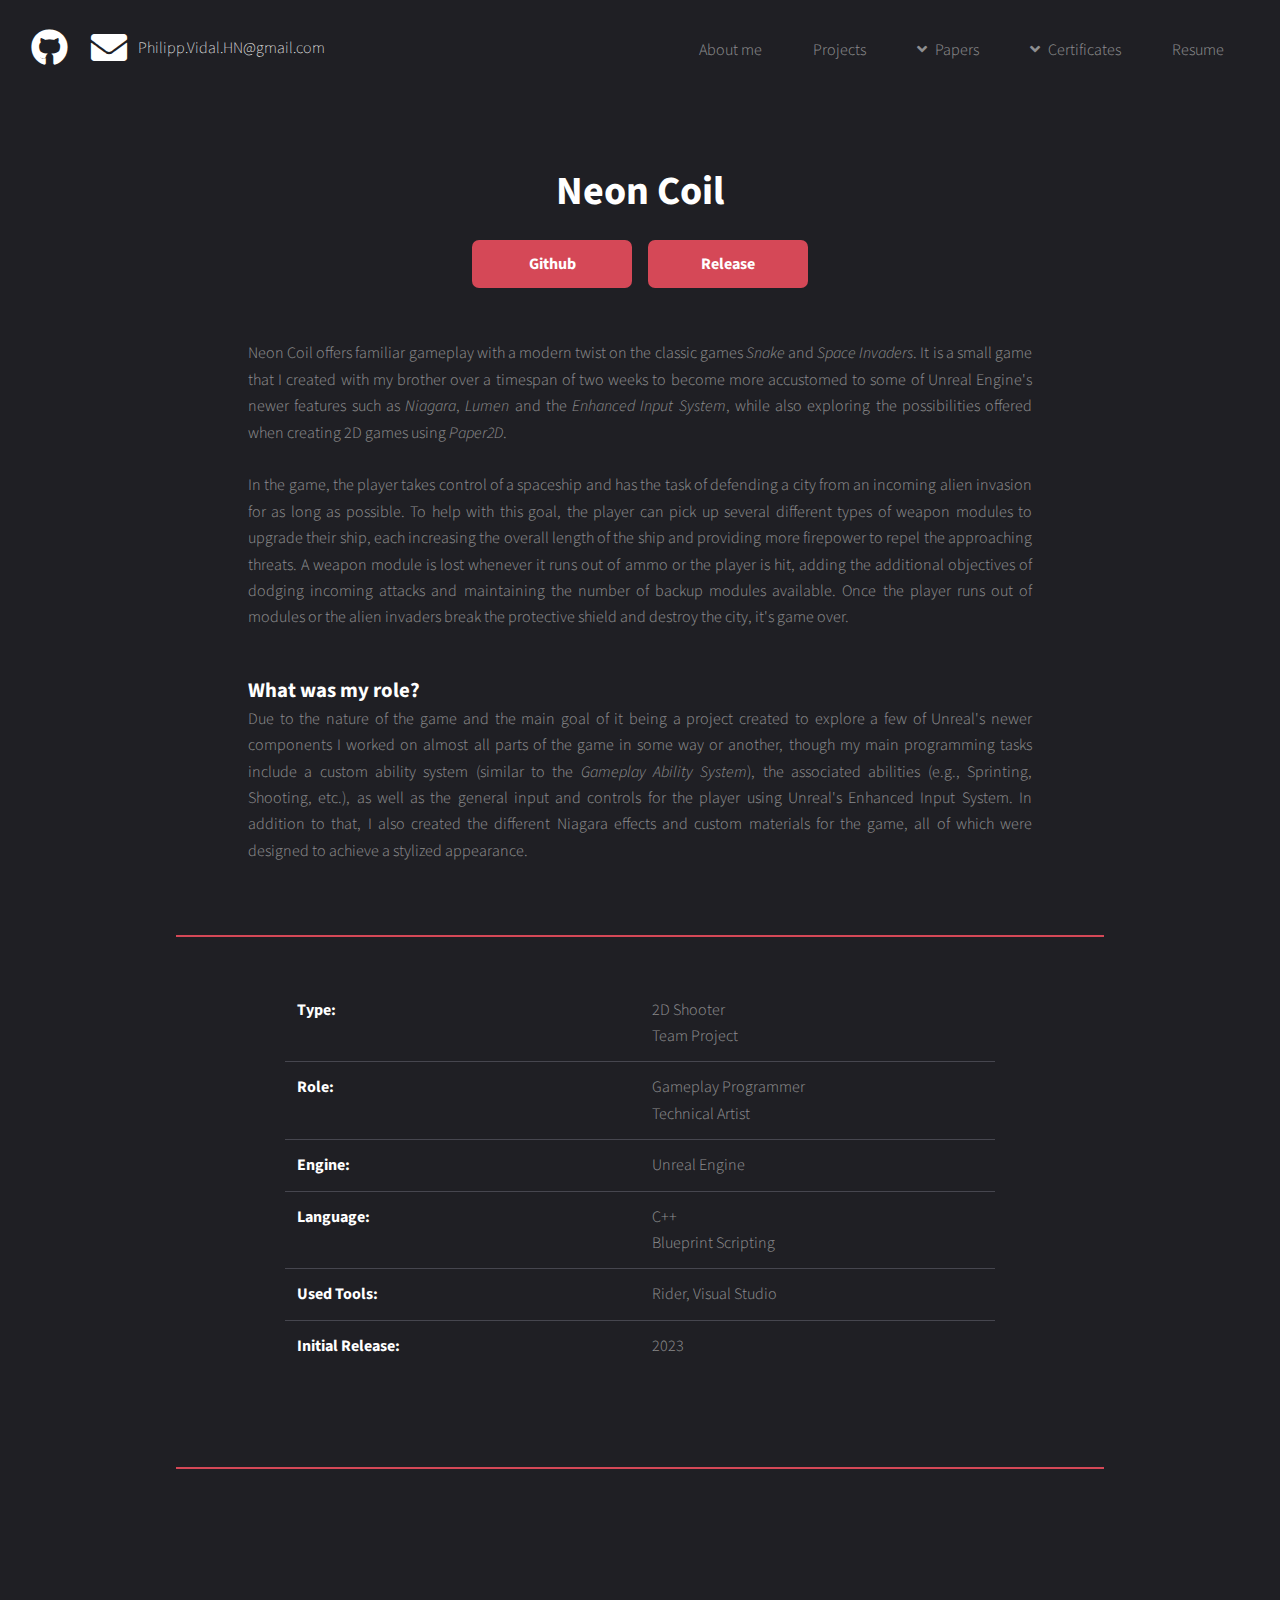
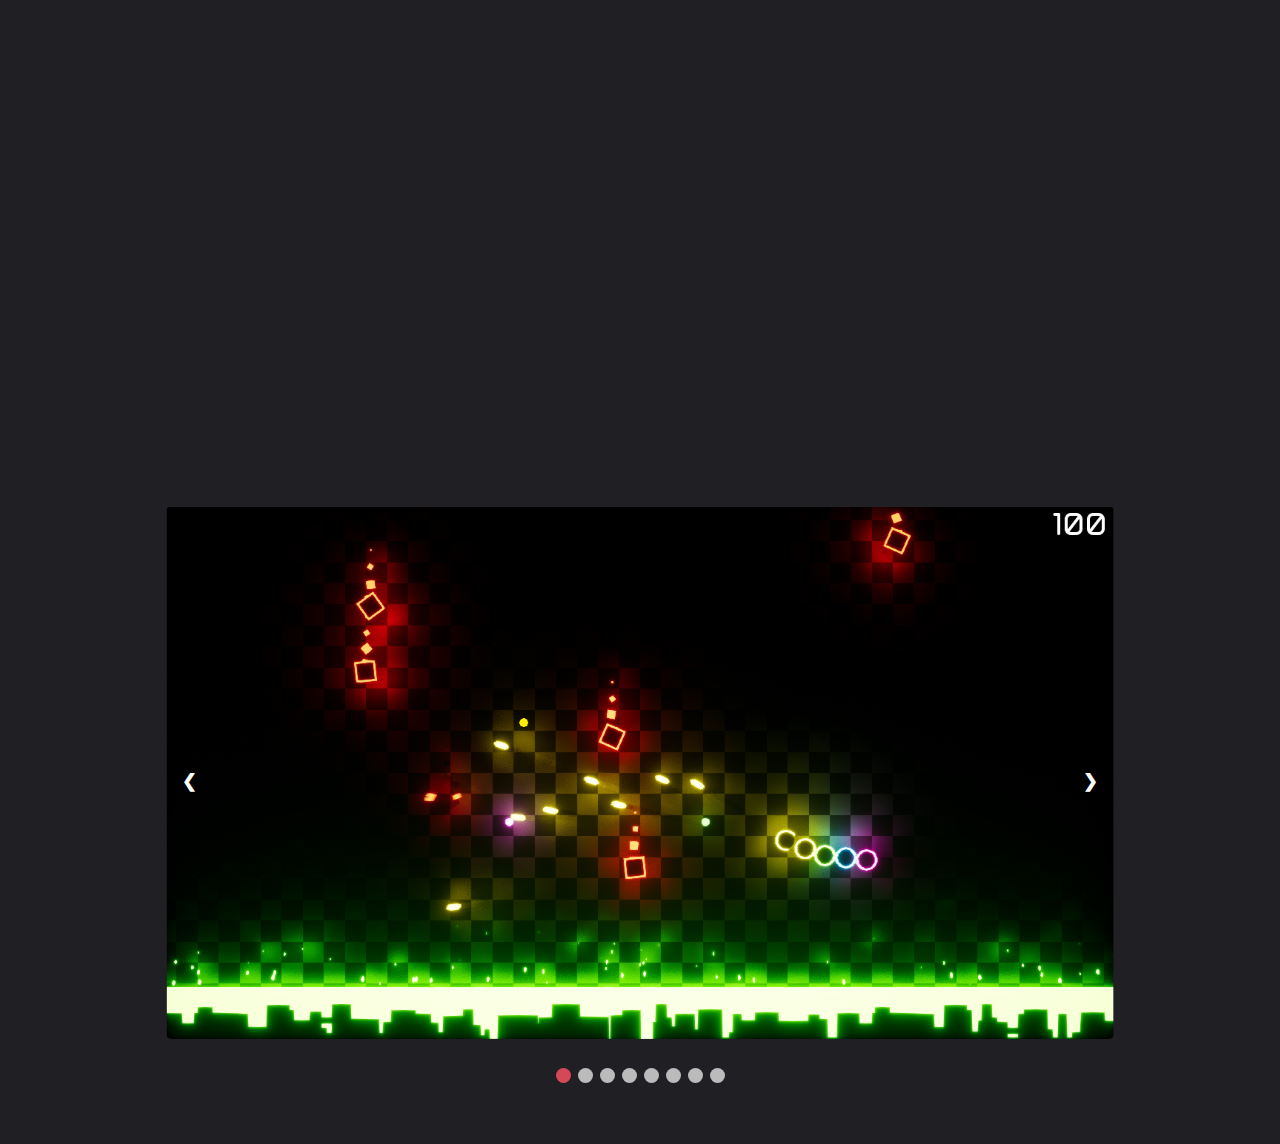
<file: projects/NeonCoil.html>
<!DOCTYPE HTML>
<!--
	Threshold by Pixelarity
	pixelarity.com | hello@pixelarity.com
	License: pixelarity.com/license
-->
<html>
	<head>
		<title>Project - Neon Coil</title>
		<meta charset="utf-8" />
		<meta name="viewport" content="width=device-width, initial-scale=1, user-scalable=no" />
		<meta name="description" content="" />
		<meta name="keywords" content="" />
		<link rel="stylesheet" href="/assets/css/main.css" />
	</head>
	<body class="is-preload">

		<!-- Header -->
		<header id="header" class="alt">
			<!--<a class="logo" href="index.html">Portfolio</a>-->
			<div id="icon-bar">
				<a class="logo fab fa-github" href="https://github.com/PhilippVidal" target=”_blank”></a>
				<a id="email" class="logo fas fa-envelope" href="mailto:Philipp.Vidal.HN@gmail.com" target=”_blank”></a>
				<a class="email-text">Philipp.Vidal.HN@gmail.com</a>		
				<!--<div>
					<span class="email-text">Philipp.Vidal.HN@gmail.com</span>
				</div>-->
			</div>
				
			<nav id="nav">
				<ul>
					<li>
						<a href="/index.html">About me</a>
					</li>
					<!--<li>
						<a href="/index.html#skills">Skills</a>
					</li>-->
					<li >
						<a href="/project-overview.html">Projects</a>
					<!-- <a href="#section-projects" class="icon solid fa-angle-down">Projects</a>
						<ul>
							<li><a href="#project-avoiding-ms">Avoiding motion sickness in interactive VR environments</a></li>
							<li><a href="#project-compulsive-hoarding">Compulsive Hoarding</a></li>
							<li><a href="#project-procedural-vegetation">Procedurally generated vegetation in AR environments</a></li>
							<li><a href="#project-mod-moe">Mod - More Explosives</a></li>
							<li><a href="#project-mod-bc">Mod - Breachingcharge</a></li>
							<li><a href="#project-notdoodlejump">Not Doodle Jump2</a></li>
							</li>
						</ul>
					-->
					</li>
					<li>
						<a href="#" class="icon solid fa-angle-down">Papers</a>
						<ul>
							<li><a href="/papers/PhilippVidal_Masterthesis_Avoiding motion sickness in interactive VR environments.pdf" target="_blank">Avoiding motion sickness in interactive VR environments (German)</a></li>
							<li><a href="/papers/PhilippVidal_Bachelorthesis_Procedurally generated vegetation in AR environments.pdf" target="_blank">Procedurally generated vegetation in AR environments (German)</a></li>
							<li><a href="/papers/PhilippVidal_Seminarpaper_VR Hardware - History, current state and future developments.pdf" target="_blank">VR Hardware - History, current state and future developments (English)</a></li>
							<li><a href="/papers/PhilippVidal_Seminarpaper_Meaningful application of AR-based educational games.pdf" target="_blank">Meaningful application of AR-based educational games (English)</a></li>
						</ul>
					</li>
					<li>
						<a href="#" class="icon solid fa-angle-down">Certificates</a>
						<ul>
							<li><a href="/certificates/PhilippVidal_MastersCertificate.pdf" target="_blank">Master - Game Engineering and Visual Computing (English)</a></li>
							<li><a href="/certificates/PhilippVidal_BachelorsCertificate.pdf" target="_blank">Bachelor - Computer Science - Game Engineering (German)</a></li>
						</ul>
					</li>
					<li><a href="/resume/PhilippVidal_Resume.pdf" target=”_blank” >Resume</a></li>
					<!-- <li><a href="generic.html">Generic</a></li>-->
					<!-- <li><a href="elements.html">Elements</a></li>-->
				</ul>
			</nav>
		</header>

		<!-- Main -->
			<div id="main" class="wrapper style1">
				<div class="inner">
					<header class="major" style="margin-bottom: 2rem;">
						<h1>Neon Coil</h1>
						<ul class="actions">
							<li><a href="https://github.com/DennisVidal/NeonCoil" target="_blank" class="button primary">Github</a></li>
							<li><a href="https://github.com/DennisVidal/NeonCoil/releases" target="_blank" class="button primary">Release</a></li>
						</ul>
						
						<div class="project-description">
							<p>	
								Neon Coil offers familiar gameplay with a modern twist on the classic games <i>Snake</i> and <i>Space Invaders</i>. 
								It is a small game that I created with my brother over a timespan of two weeks to become 
								more accustomed to some of Unreal Engine's newer features such as <i>Niagara</i>, <i>Lumen</i> and the <i>Enhanced Input System</i>, 
								while also exploring the possibilities offered when creating 2D games using <i>Paper2D</i>.
								<br><br> 

								In the game, the player takes control of a spaceship and has the task of defending a city from an incoming alien invasion for as long as possible.
								To help with this goal, the player can pick up several different types of weapon modules to upgrade their ship, 
								each increasing the overall length of the ship and providing more firepower to repel the approaching threats. 
								A weapon module is lost whenever it runs out of ammo or the player is hit, 
								adding the additional objectives of dodging incoming attacks and maintaining the number of backup modules available.
								Once the player runs out of modules or the alien invaders break the protective shield and destroy the city, it's game over.  

							</p>
							<h3>What was my role?</h3>
							<p>					
								Due to the nature of the game and the main goal of it being a project 
								created to explore a few of Unreal's newer components I worked on almost all parts of the game in some way or another, though
								my main programming tasks include a custom ability system (similar to the <i>Gameplay Ability System</i>), 
								the associated abilities (e.g., Sprinting, Shooting, etc.), as well as the general input and controls for the player using Unreal's Enhanced Input System.
								In addition to that, I also created the different Niagara effects and custom materials for the game, all of which were designed to achieve a stylized appearance.
								<br><br>
							</p>
						</div>
					</header>
					<section id="one" class="wrapper style1" style="padding: 0;">
						<div class="inner">
							<div class="heading" id="Details">
								<header class="major">				
								</header>
							</div>
						</div>
					</section>
					<table class="project-details-table">
						<tr>
							<td>
								<b>Type:</b>
							</td>
							<td>							
								2D Shooter<br>
								Team Project
							</td>
						</tr>
						<tr>
							<td>
								<b>Role:</b>
							</td>
							<td>
								Gameplay Programmer<br>
								Technical Artist
							</td>
						</tr>
						<tr>
							<td>
								<b>Engine:</b>
							</td>
							<td>
								Unreal Engine
							</td>
						</tr>
						<tr>
							<td>
								<b>Language:</b>
							</td>
							<td>
								C++<br>
								Blueprint Scripting
							</td>
						</tr>
						<tr>
							<td>
								<b>Used Tools:</b>
							</td>
							<td>
								Rider, Visual Studio
							</td>
						</tr>
						<tr>
							<td>
								<b>Initial Release:</b>
							</td>
							<td>
								2023
							</td>
						</tr>
					</table>
					<section id="two" class="wrapper style1"  style="padding-bottom: 0;">
						<div class="inner">
							<div class="heading" id="Details">
								<header class="major">													
								</header>
							</div>
						</div>
					</section>

					<!-- Video container -->
					<div class="video-container">
						<iframe  width="100%" height="100%" style="border-radius: 5px;" src="https://www.youtube.com/embed/k10owDuPYw4" title="Neon Coil - Gameplay" frameborder="0" allow="accelerometer; autoplay; clipboard-write; encrypted-media; gyroscope; picture-in-picture; web-share" allowfullscreen></iframe>
					</div>

					<!-- Slideshow container -->
					<div class="slideshow-container">
						
						<div class="mySlides fade">
							<img src="/images/NeonCoil/Gameplay6.jpg">
						</div>

						<div class="mySlides fade">
							<img src="/images/NeonCoil/Gameplay1.png">
						</div>
						
						<div class="mySlides fade">
							<img src="/images/NeonCoil/Gameplay2.png">
						</div>
						
						<div class="mySlides fade">
							<img src="/images/NeonCoil/Gameplay3.png">
						</div>

						<div class="mySlides fade">
							<img src="/images/NeonCoil/Gameplay4.png">
						</div>

						<div class="mySlides fade">
							<img src="/images/NeonCoil/Gameplay5.png">
						</div>
												
						<div class="mySlides fade">
							<img src="/images/NeonCoil/GameOver.png">
						</div>
						
						<div class="mySlides fade">
							<img src="/images/NeonCoil/Pause.png">
						</div>
					
						
						<!-- Next and previous buttons -->
						<a class="prev" onclick="plusSlides(-1)">&#10094;</a>
						<a class="next" onclick="plusSlides(1)">&#10095;</a>
					</div>
					<br>
					
					<!-- The dots/circles -->
					<div style="text-align:center">
						<span class="dot" onclick="currentSlide(1)"></span>
						<span class="dot" onclick="currentSlide(2)"></span>
						<span class="dot" onclick="currentSlide(3)"></span>
						<span class="dot" onclick="currentSlide(4)"></span>
						<span class="dot" onclick="currentSlide(5)"></span>
						<span class="dot" onclick="currentSlide(6)"></span>
						<span class="dot" onclick="currentSlide(7)"></span>
						<span class="dot" onclick="currentSlide(8)"></span>
					</div>
				</div>
			</div>

		<!-- Scripts -->
			<script src="/assets/js/jquery.min.js"></script>
			<script src="/assets/js/jquery.dropotron.min.js"></script>
			<script src="/assets/js/jquery.scrollex.min.js"></script>
			<script src="/assets/js/jquery.scrolly.min.js"></script>
			<script src="/assets/js/browser.min.js"></script>
			<script src="/assets/js/breakpoints.min.js"></script>
			<script src="/assets/js/util.js"></script>
			<script src="/assets/js/main.js"></script>
			<script src="/assets/js/carousel.js"></script>
	</body>
</html>
</file>
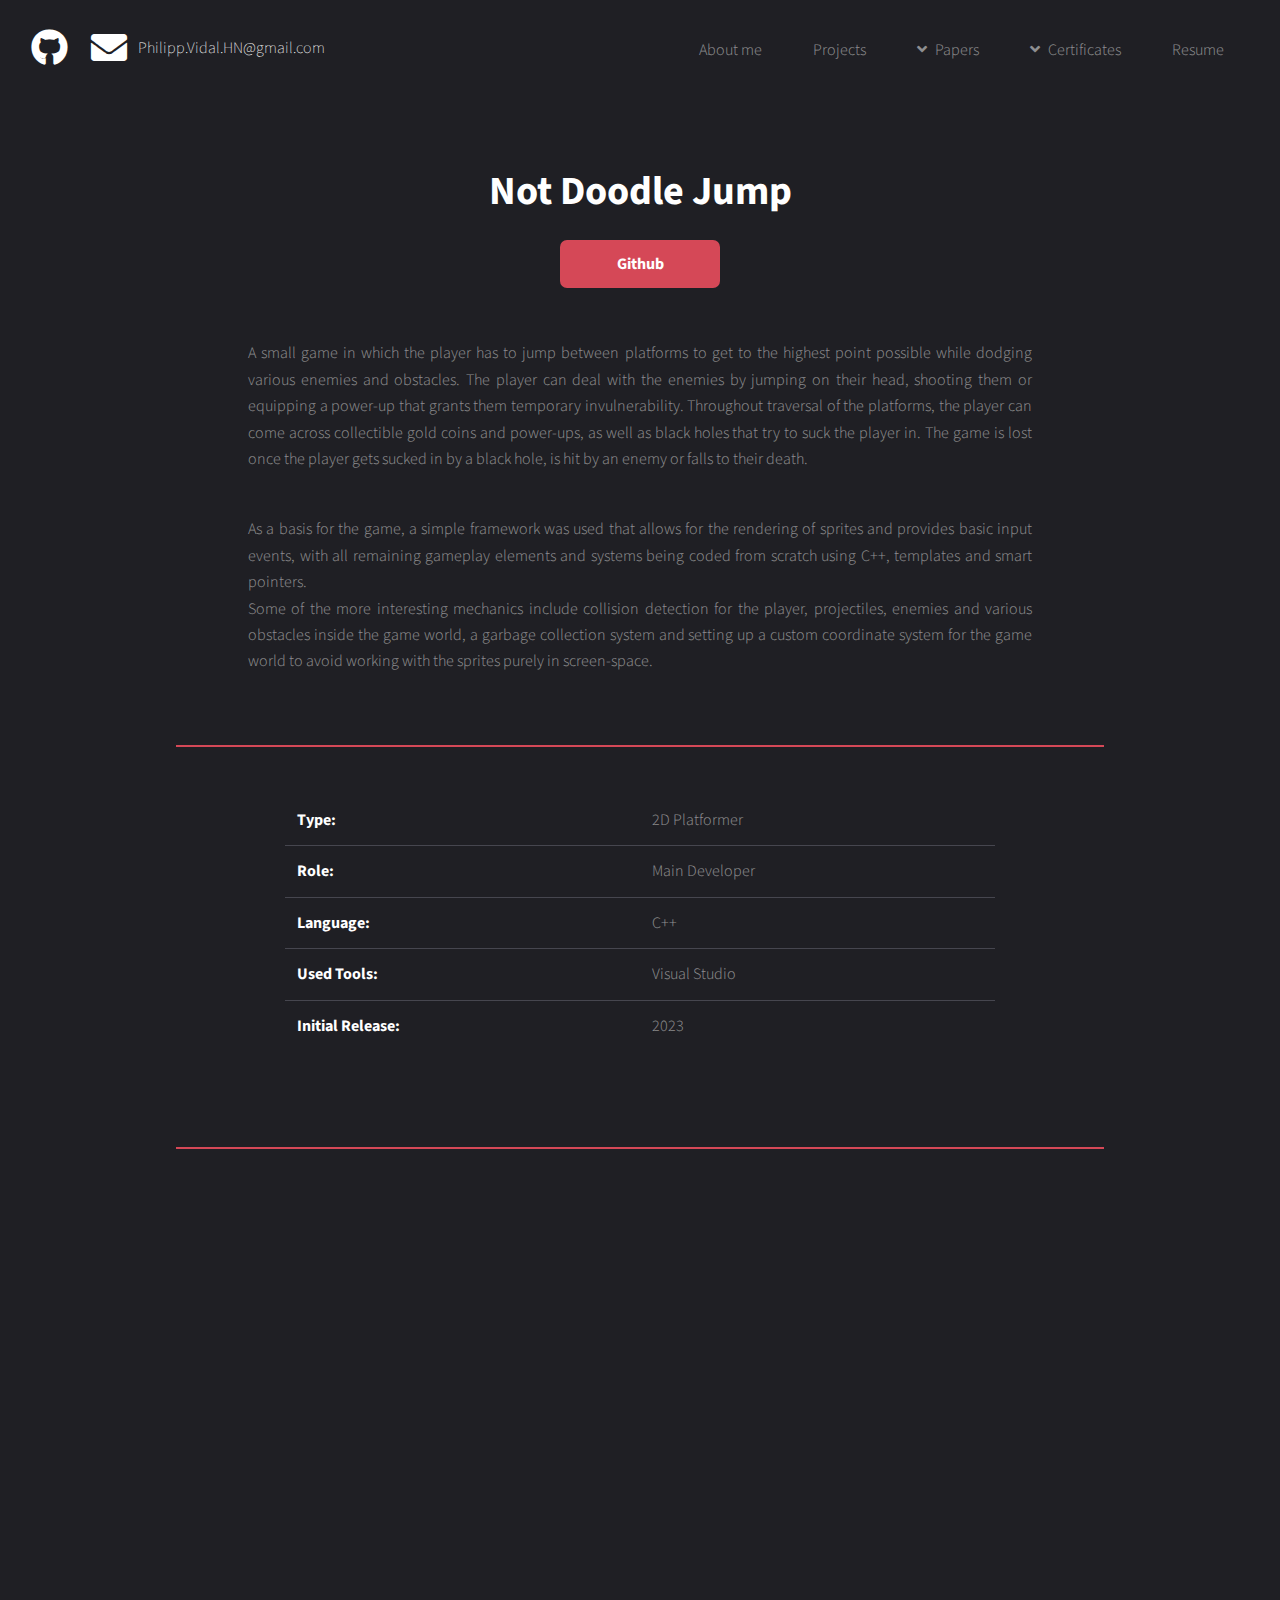
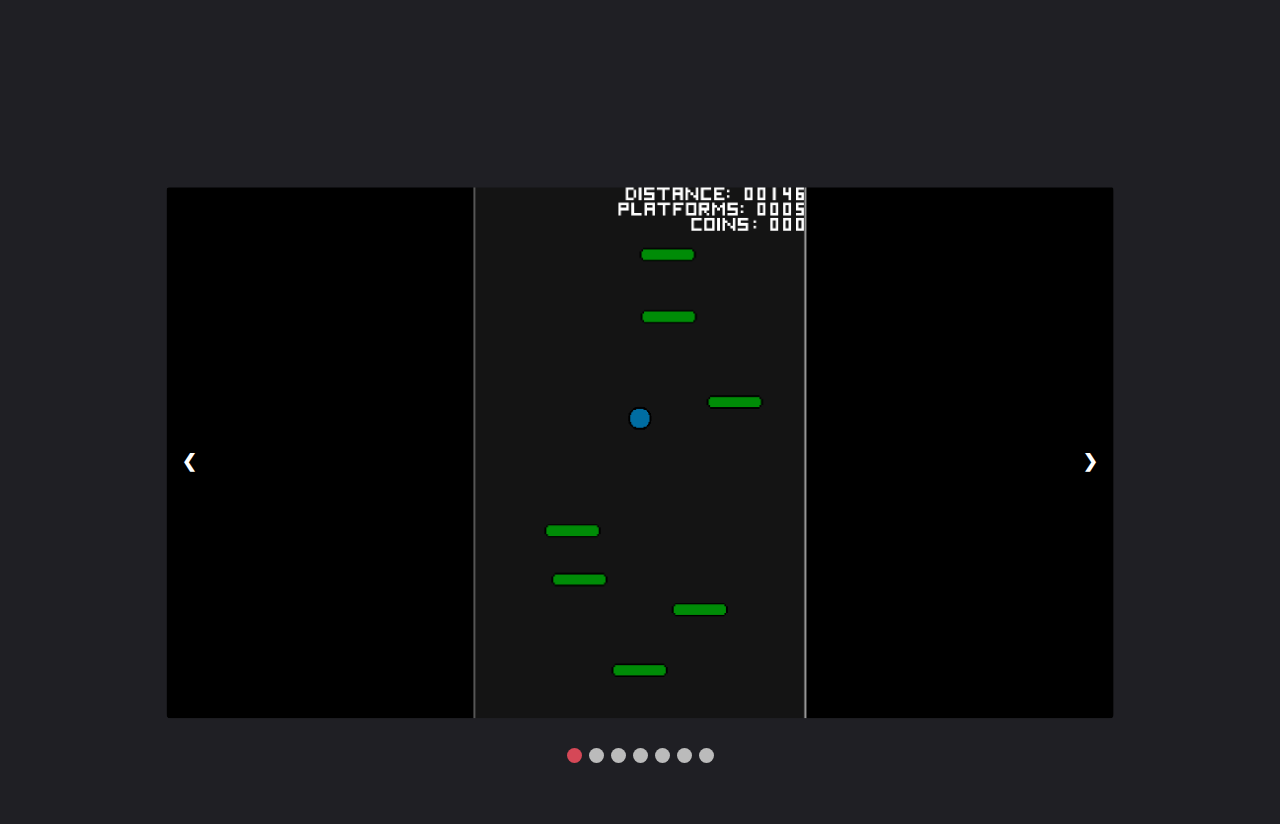
<file: projects/NotDoodleJump.html>
<!DOCTYPE HTML>
<!--
	Threshold by Pixelarity
	pixelarity.com | hello@pixelarity.com
	License: pixelarity.com/license
-->
<html>
	<head>
		<title>Project - Not Doodle Jump</title>
		<meta charset="utf-8" />
		<meta name="viewport" content="width=device-width, initial-scale=1, user-scalable=no" />
		<meta name="description" content="" />
		<meta name="keywords" content="" />
		<link rel="stylesheet" href="/assets/css/main.css" />
	</head>
	<body class="is-preload">

		<!-- Header -->
		<header id="header" class="alt">
			<!--<a class="logo" href="index.html">Portfolio</a>-->
			<div id="icon-bar">
				<a class="logo fab fa-github" href="https://github.com/PhilippVidal" target=”_blank”></a>
				<a id="email" class="logo fas fa-envelope" href="mailto:Philipp.Vidal.HN@gmail.com" target=”_blank”></a>
				<a class="email-text">Philipp.Vidal.HN@gmail.com</a>		
				<!--<div>
					<span class="email-text">Philipp.Vidal.HN@gmail.com</span>
				</div>-->
			</div>
				
			<nav id="nav">
				<ul>
					<li>
						<a href="/index.html">About me</a>
					</li>
					<!--<li>
						<a href="/index.html#skills">Skills</a>
					</li>-->
					<li >
						<a href="/project-overview.html">Projects</a>
					<!-- <a href="#section-projects" class="icon solid fa-angle-down">Projects</a>
						<ul>
							<li><a href="#project-avoiding-ms">Avoiding motion sickness in interactive VR environments</a></li>
							<li><a href="#project-compulsive-hoarding">Compulsive Hoarding</a></li>
							<li><a href="#project-procedural-vegetation">Procedurally generated vegetation in AR environments</a></li>
							<li><a href="#project-mod-moe">Mod - More Explosives</a></li>
							<li><a href="#project-mod-bc">Mod - Breachingcharge</a></li>
							<li><a href="#project-notdoodlejump">Not Doodle Jump2</a></li>
							</li>
						</ul>
					-->
					</li>
					<li>
						<a href="#" class="icon solid fa-angle-down">Papers</a>
						<ul>
							<li><a href="/papers/PhilippVidal_Masterthesis_Avoiding motion sickness in interactive VR environments.pdf" target="_blank">Avoiding motion sickness in interactive VR environments (German)</a></li>
							<li><a href="/papers/PhilippVidal_Bachelorthesis_Procedurally generated vegetation in AR environments.pdf" target="_blank">Procedurally generated vegetation in AR environments (German)</a></li>
							<li><a href="/papers/PhilippVidal_Seminarpaper_VR Hardware - History, current state and future developments.pdf" target="_blank">VR Hardware - History, current state and future developments (English)</a></li>
							<li><a href="/papers/PhilippVidal_Seminarpaper_Meaningful application of AR-based educational games.pdf" target="_blank">Meaningful application of AR-based educational games (English)</a></li>
						</ul>
					</li>
					<li>
						<a href="#" class="icon solid fa-angle-down">Certificates</a>
						<ul>
							<li><a href="/certificates/PhilippVidal_MastersCertificate.pdf" target="_blank">Master - Game Engineering and Visual Computing (English)</a></li>
							<li><a href="/certificates/PhilippVidal_BachelorsCertificate.pdf" target="_blank">Bachelor - Computer Science - Game Engineering (German)</a></li>
						</ul>
					</li>
					<li><a href="/resume/PhilippVidal_Resume.pdf" target=”_blank” >Resume</a></li>
					<!-- <li><a href="generic.html">Generic</a></li>-->
					<!-- <li><a href="elements.html">Elements</a></li>-->
				</ul>
			</nav>
		</header>

		<!-- Main -->
			<div id="main" class="wrapper style1">
				<div class="inner">
					<header class="major" style="margin-bottom: 2rem;">
						<h1>Not Doodle Jump</h1>
						<ul class="actions">
							<li><a href="https://github.com/PhilippVidal/NotDoodleJump" target="_blank" class="button primary">Github</a></li>				
						</ul>
			
						<div class="project-description">
							<p>								
								A small game in which the player has to jump between platforms to get to the highest point possible while dodging various enemies and obstacles. 
								The player can deal with the enemies by jumping on their head, shooting them or equipping a power-up that grants them temporary invulnerability. 
								Throughout traversal of the platforms, the player can come across collectible gold coins and power-ups, as well as black holes that try to suck the player in. 
								The game is lost once the player gets sucked in by a black hole, is hit by an enemy or falls to their death.
							</p>
							<!--<h3>What was my role?</h3>-->
							<p>					
								As a basis for the game, a simple framework was used that allows for the rendering of sprites and provides basic input events, 
								with all remaining gameplay elements and systems being coded from scratch using C++, templates and smart pointers. <br>
								Some of the more interesting mechanics include collision detection for the player, projectiles, enemies and various obstacles inside the game world, 
								a garbage collection system and setting up a custom coordinate system for the game world to avoid working with the sprites purely in screen-space.

								<br><br>
							</p>
						</div>
					</header>
					<section id="one" class="wrapper style1" style="padding: 0;">
						<div class="inner">
							<div class="heading" id="Details">
								<header class="major">				
								</header>
							</div>
						</div>
					</section>
					<table class="project-details-table">
						<tr>
							<td>
								<b>Type:</b>
							</td>
							<td>
								2D Platformer
							</td>
						</tr>
						<tr>
							<td>
								<b>Role:</b>
							</td>
							<td>
								Main Developer
							</td>
						</tr>
						<tr>
							<td>
								<b>Language:</b>
							</td>
							<td>
								C++
							</td>
						</tr>
						<tr>
							<td>
								<b>Used Tools:</b>
							</td>
							<td>
								Visual Studio<br>
							</td>
						</tr>
						<tr>
							<td>
								<b>Initial Release:</b>
							</td>
							<td>
								2023
							</td>
						</tr>
					</table>
					<section id="two" class="wrapper style1"  style="padding-bottom: 0;">
						<div class="inner">
							<div class="heading" id="Details">
								<header class="major">													
								</header>
							</div>
						</div>
					</section>

					<!-- Video container -->
					<div class="video-container">
						<iframe  width="100%" height="100%" style="border-radius: 5px;" src="https://www.youtube.com/embed/zXNaKFXJ7kw" title="Not Doodle Jump - Gameplay" frameborder="0" allow="accelerometer; autoplay; clipboard-write; encrypted-media; gyroscope; picture-in-picture; web-share" allowfullscreen></iframe>
					</div>

					<!-- Slideshow container -->
					<div class="slideshow-container">

						<!-- Full-width images with number and caption text -->
						<div class="mySlides fade">
							<!--<div class="numbertext">1 / 3</div>-->
							<img src="/images/NotDoodleJump/NotDoodleJump_Gameplay_1.png">
							<!--<div class="caption-text">Caption Text</div>-->
						</div>
					
						<div class="mySlides fade">
							<!--<div class="numbertext">2 / 3</div>-->
							<img src="/images/NotDoodleJump/NotDoodleJump_Gameplay_2.png">
							<!--<div class="caption-text">Caption Two</div>-->
						</div>
					
						<div class="mySlides fade">
							<!--<div class="numbertext">3 / 3</div>-->
							<img src="/images/NotDoodleJump/NotDoodleJump_Gameplay_3.png">
							<!--<div class="caption-text">Caption Three</div>-->
						</div>

						<div class="mySlides fade">
							<!--<div class="numbertext">3 / 3</div>-->
							<img src="/images/NotDoodleJump/NotDoodleJump_Gameplay_4.png">
							<!--<div class="caption-text">Caption Three</div>-->
						</div>

						<div class="mySlides fade">
							<!--<div class="numbertext">3 / 3</div>-->
							<img src="/images/NotDoodleJump/NotDoodleJump_Gameplay_5.png">
							<!--<div class="caption-text">Caption Three</div>-->
						</div>

						<div class="mySlides fade">
							<!--<div class="numbertext">3 / 3</div>-->
							<img src="/images/NotDoodleJump/NotDoodleJump_Gameplay_6.png">
							<!--<div class="caption-text">Caption Three</div>-->
						</div>

						<div class="mySlides fade">
							<!--<div class="numbertext">3 / 3</div>-->
							<img src="/images/NotDoodleJump/NotDoodleJump_Gameplay_7.png">
							<!--<div class="caption-text">Caption Three</div>-->
						</div>
					
						<!-- Next and previous buttons -->
						<a class="prev" onclick="plusSlides(-1)">&#10094;</a>
						<a class="next" onclick="plusSlides(1)">&#10095;</a>
					</div>
					<br>
					
					<!-- The dots/circles -->
					<div style="text-align:center">
						<span class="dot" onclick="currentSlide(1)"></span>
						<span class="dot" onclick="currentSlide(2)"></span>
						<span class="dot" onclick="currentSlide(3)"></span>
						<span class="dot" onclick="currentSlide(4)"></span>
						<span class="dot" onclick="currentSlide(5)"></span>
						<span class="dot" onclick="currentSlide(6)"></span>
						<span class="dot" onclick="currentSlide(7)"></span>
					</div>
				</div>
			</div>

		<!-- Scripts -->
			<script src="/assets/js/jquery.min.js"></script>
			<script src="/assets/js/jquery.dropotron.min.js"></script>
			<script src="/assets/js/jquery.scrollex.min.js"></script>
			<script src="/assets/js/jquery.scrolly.min.js"></script>
			<script src="/assets/js/browser.min.js"></script>
			<script src="/assets/js/breakpoints.min.js"></script>
			<script src="/assets/js/util.js"></script>
			<script src="/assets/js/main.js"></script>
			<script src="/assets/js/carousel.js"></script>
	</body>
</html>
</file>
<file: assets/css/main.css>
@import url(fontawesome-all.min.css);
@import url("https://fonts.googleapis.com/css?family=Source+Sans+Pro:300,300i,400,400i,700,700i");

/*
	Threshold by Pixelarity
	pixelarity.com | hello@pixelarity.com
	License: pixelarity.com/license
*/

:root{
    --color-primary: #1f1f24;
    --color-secondary: #2e2e35;
	--color-tertiary: #24242a;
    --color-highlight: #d54857;
    --color-text: #FFFFFF;
}

html, body, div, span, applet, object,
iframe, h1, h2, h3, h4, h5, h6, p, blockquote,
pre, a, abbr, acronym, address, big, cite,
code, del, dfn, em, img, ins, kbd, q, s, samp,
small, strike, strong, sub, sup, tt, var, b,
u, i, center, dl, dt, dd, ol, ul, li, fieldset,
form, label, legend, table, caption, tbody,
tfoot, thead, tr, th, td, article, aside,
canvas, details, embed, figure, figcaption,
footer, header, hgroup, menu, nav, output, ruby,
section, summary, time, mark, audio, video {
	margin: 0;
	padding: 0;
	border: 0;
	font-size: 100%;
	font: inherit;
	vertical-align: baseline;}

article, aside, details, figcaption, figure,
footer, header, hgroup, menu, nav, section {
	display: block;}

body {
	line-height: 1;
}

ol, ul {
	list-style: none;
}

blockquote, q {
	quotes: none;
}

	blockquote:before, blockquote:after, q:before, q:after {
		content: '';
		content: none;
	}

table {
	border-collapse: collapse;
	border-spacing: 0;
}

body {
	-webkit-text-size-adjust: none;
}

mark {
	background-color: transparent;
	color: inherit;
}

input::-moz-focus-inner {
	border: 0;
	padding: 0;
}

input, select, textarea {
	-moz-appearance: none;
	-webkit-appearance: none;
	-ms-appearance: none;
	appearance: none;
}

/* Basic */

	@-ms-viewport {
		width: device-width;
	}

	body {
		-ms-overflow-style: scrollbar;
	}

	@media screen and (max-width: 480px) {

		html, body {
			min-width: 320px;
		}

	}

	html {
		box-sizing: border-box;
	}

	*, *:before, *:after {
		box-sizing: inherit;
	}

	body {
		background: #24242a;
	}

		body.is-preload *, body.is-preload *:before, body.is-preload *:after {
			-moz-animation: none !important;
			-webkit-animation: none !important;
			-ms-animation: none !important;
			animation: none !important;
			-moz-transition: none !important;
			-webkit-transition: none !important;
			-ms-transition: none !important;
			transition: none !important;
		}

/* Typography */

	html {
		font-size: 16pt;
	}

		@media screen and (max-width: 1680px) {

			html {
				font-size: 12pt;
			}

		}

		@media screen and (max-width: 480px) {

			html {
				font-size: 11pt;
			}

		}

	body {
		background-color: var(--color-primary);
		color: rgba(255, 255, 255, 0.5);
	}

	body, input, select, textarea {
		font-family: "Source Sans Pro", Arial, Helvetica, sans-serif;
		font-weight: 300;
		font-size: 1rem;
		line-height: 1.65;
	}

	
		/* @media screen and (max-width: 1280px) {

			body, input, select, textarea {
				line-height: 2;
			}

		} */

	a {
		-moz-transition: color 0.2s ease-in-out;
		-webkit-transition: color 0.2s ease-in-out;
		-ms-transition: color 0.2s ease-in-out;
		transition: color 0.2s ease-in-out;
		color: #d54857;
		text-decoration: underline;
	}

		a:hover {
			color: #e46270;
			text-decoration: none;
		}

		a:active {
			color: #d54857;
		}

	strong, b {
		color: #ffffff;
		font-weight: 700;
	}

	em, i { 
		font-style: italic;
	}

	p {
		margin: 0 0 2.75rem 0;
	}

	h1, h2, h3, h4, h5, h6 {
		color: #ffffff;
		font-weight: 700;
		line-height: 1.5;
		margin: 0 0 1rem 0;
	}

		h1 a, h2 a, h3 a, h4 a, h5 a, h6 a {
			color: inherit;
			text-decoration: none;
		}

	h1 {
		font-size: 3.75rem;
		line-height: 1.20;
	}

	h2 {
		font-size: 1.90rem;
		line-height: 1;
	}

	h3 {
		font-size: 1.75rem;
	}

	h4 {
		font-size: 1.20rem;
	}

	h5 {
		font-size: 0.9rem;
	}

	h6 {
		font-size: 0.7rem;
	}

	@media screen and (max-width: 1280px) {

		h1 {
			font-size: 2.5rem;
			line-height: 1.6;
		}

	}

	@media screen and (max-width: 980px) {

		h3 {
			font-size: 1.5rem;
		}

	}

	@media screen and (max-width: 736px) {

		h1 {
			font-size: 2.25rem;
			line-height: 1.5;
		}

		h2 {
			font-size: 1.5rem;
			line-height: 1.5;
		}

		h3 {
			font-size: 1.25rem;
		}

		h1, h2, h3, h4, h5, p {
			margin: 0 0 2rem 0;
		}

	}

	sub {
		font-size: 0.8rem;
		position: relative;
		top: 0.5rem;
	}

	sup {
		font-size: 0.8rem;
		position: relative;
		top: -0.5rem;
	}

	blockquote {
		border-left: solid 0.5rem rgba(110, 110, 122, 0.5);
		font-style: italic;
		margin: 0 0 2.75rem 0;
		padding: 1.375rem 0 1.375rem 2.75rem;
	}

	code {
		background: transparent;
		border: solid 1px rgba(110, 110, 122, 0.5);
		font-family: "Courier New", monospace;
		font-size: 0.9rem;
		margin: 0 0.25rem;
		padding: 0.25rem 0.65rem;
	}

	pre {
		-webkit-overflow-scrolling: touch;
		font-family: "Courier New", monospace;
		font-size: 0.9rem;
		margin: 0 0 2.75rem 0;
	}

		pre code {
			display: block;
			line-height: 1.75;
			padding: 1rem 1.5rem;
			overflow-x: auto;
		}

	hr {
		border: 0;
		border-bottom: solid 1px rgba(110, 110, 122, 0.5);
		margin: 2.75rem 0;
	}

		hr.major {
			margin: 5.5rem 0;
		}

		@media screen and (max-width: 736px) {

			hr.major {
				margin: 4.125rem 0;
			}

		}

/* Row */

	.row {
		display: flex;
		flex-wrap: wrap;
		box-sizing: border-box;
		align-items: stretch;
	}

		.row > * {
			box-sizing: border-box;
		}

		.row.gtr-uniform > * > :last-child {
			margin-bottom: 0;
		}

		.row.aln-left {
			justify-content: flex-start;
		}

		.row.aln-center {
			justify-content: center;
		}

		.row.aln-right {
			justify-content: flex-end;
		}

		.row.aln-top {
			align-items: flex-start;
		}

		.row.aln-middle {
			align-items: center;
		}

		.row.aln-bottom {
			align-items: flex-end;
		}

		.row > .imp {
			order: -1;
		}

		.row > .col-1 {
			width: 8.33333%;
		}

		.row > .off-1 {
			margin-left: 8.33333%;
		}

		.row > .col-2 {
			width: 16.66667%;
		}

		.row > .off-2 {
			margin-left: 16.66667%;
		}

		.row > .col-3 {
			width: 25%;
		}

		.row > .off-3 {
			margin-left: 25%;
		}

		.row > .col-4 {
			width: 33.33333%;
		}

		.row > .off-4 {
			margin-left: 33.33333%;
		}

		.row > .col-5 {
			width: 41.66667%;
		}

		.row > .off-5 {
			margin-left: 41.66667%;
		}

		.row > .col-6 {
			width: 50%;
		}

		.row > .off-6 {
			margin-left: 50%;
		}

		.row > .col-7 {
			width: 58.33333%;
		}

		.row > .off-7 {
			margin-left: 58.33333%;
		}

		.row > .col-8 {
			width: 66.66667%;
		}

		.row > .off-8 {
			margin-left: 66.66667%;
		}

		.row > .col-9 {
			width: 75%;
		}

		.row > .off-9 {
			margin-left: 75%;
		}

		.row > .col-10 {
			width: 83.33333%;
		}

		.row > .off-10 {
			margin-left: 83.33333%;
		}

		.row > .col-11 {
			width: 91.66667%;
		}

		.row > .off-11 {
			margin-left: 91.66667%;
		}

		.row > .col-12 {
			width: 100%;
		}

		.row > .off-12 {
			margin-left: 100%;
		}

		.row.gtr-0 {
			margin-top: 0;
			margin-left: 0rem;
		}

			.row.gtr-0 > * {
				padding: 0 0 0 0rem;
			}

			.row.gtr-0.gtr-uniform {
				margin-top: 0rem;
			}

				.row.gtr-0.gtr-uniform > * {
					padding-top: 0rem;
				}

		.row.gtr-25 {
			margin-top: 0;
			margin-left: -0.5rem;
		}

			.row.gtr-25 > * {
				padding: 0 0 0 0.5rem;
			}

			.row.gtr-25.gtr-uniform {
				margin-top: -0.5rem;
			}

				.row.gtr-25.gtr-uniform > * {
					padding-top: 0.5rem;
				}

		.row.gtr-50 {
			margin-top: 0;
			margin-left: -1rem;
		}

			.row.gtr-50 > * {
				padding: 0 0 0 1rem;
			}

			.row.gtr-50.gtr-uniform {
				margin-top: -1rem;
			}

				.row.gtr-50.gtr-uniform > * {
					padding-top: 1rem;
				}

		.row {
			margin-top: 0;
			margin-left: -2rem;
		}

			.row > * {
				padding: 0 0 0 2rem;
			}

			.row.gtr-uniform {
				margin-top: -2rem;
			}

				.row.gtr-uniform > * {
					padding-top: 2rem;
				}

		.row.gtr-150 {
			margin-top: 0;
			margin-left: -3rem;
		}

			.row.gtr-150 > * {
				padding: 0 0 0 3rem;
			}

			.row.gtr-150.gtr-uniform {
				margin-top: -3rem;
			}

				.row.gtr-150.gtr-uniform > * {
					padding-top: 3rem;
				}

		.row.gtr-200 {
			margin-top: 0;
			margin-left: -4rem;
		}

			.row.gtr-200 > * {
				padding: 0 0 0 4rem;
			}

			.row.gtr-200.gtr-uniform {
				margin-top: -4rem;
			}

				.row.gtr-200.gtr-uniform > * {
					padding-top: 4rem;
				}

		@media screen and (max-width: 1680px) {

			.row {
				display: flex;
				flex-wrap: wrap;
				box-sizing: border-box;
				align-items: stretch;
			}

				.row > * {
					box-sizing: border-box;
				}

				.row.gtr-uniform > * > :last-child {
					margin-bottom: 0;
				}

				.row.aln-left {
					justify-content: flex-start;
				}

				.row.aln-center {
					justify-content: center;
				}

				.row.aln-right {
					justify-content: flex-end;
				}

				.row.aln-top {
					align-items: flex-start;
				}

				.row.aln-middle {
					align-items: center;
				}

				.row.aln-bottom {
					align-items: flex-end;
				}

				.row > .imp-xlarge {
					order: -1;
				}

				.row > .col-1-xlarge {
					width: 8.33333%;
				}

				.row > .off-1-xlarge {
					margin-left: 8.33333%;
				}

				.row > .col-2-xlarge {
					width: 16.66667%;
				}

				.row > .off-2-xlarge {
					margin-left: 16.66667%;
				}

				.row > .col-3-xlarge {
					width: 25%;
				}

				.row > .off-3-xlarge {
					margin-left: 25%;
				}

				.row > .col-4-xlarge {
					width: 33.33333%;
				}

				.row > .off-4-xlarge {
					margin-left: 33.33333%;
				}

				.row > .col-5-xlarge {
					width: 41.66667%;
				}

				.row > .off-5-xlarge {
					margin-left: 41.66667%;
				}

				.row > .col-6-xlarge {
					width: 50%;
				}

				.row > .off-6-xlarge {
					margin-left: 50%;
				}

				.row > .col-7-xlarge {
					width: 58.33333%;
				}

				.row > .off-7-xlarge {
					margin-left: 58.33333%;
				}

				.row > .col-8-xlarge {
					width: 66.66667%;
				}

				.row > .off-8-xlarge {
					margin-left: 66.66667%;
				}

				.row > .col-9-xlarge {
					width: 75%;
				}

				.row > .off-9-xlarge {
					margin-left: 75%;
				}

				.row > .col-10-xlarge {
					width: 83.33333%;
				}

				.row > .off-10-xlarge {
					margin-left: 83.33333%;
				}

				.row > .col-11-xlarge {
					width: 91.66667%;
				}

				.row > .off-11-xlarge {
					margin-left: 91.66667%;
				}

				.row > .col-12-xlarge {
					width: 100%;
				}

				.row > .off-12-xlarge {
					margin-left: 100%;
				}

				.row.gtr-0 {
					margin-top: 0;
					margin-left: 0rem;
				}

					.row.gtr-0 > * {
						padding: 0 0 0 0rem;
					}

					.row.gtr-0.gtr-uniform {
						margin-top: 0rem;
					}

						.row.gtr-0.gtr-uniform > * {
							padding-top: 0rem;
						}

				.row.gtr-25 {
					margin-top: 0;
					margin-left: -0.5rem;
				}

					.row.gtr-25 > * {
						padding: 0 0 0 0.5rem;
					}

					.row.gtr-25.gtr-uniform {
						margin-top: -0.5rem;
					}

						.row.gtr-25.gtr-uniform > * {
							padding-top: 0.5rem;
						}

				.row.gtr-50 {
					margin-top: 0;
					margin-left: -1rem;
				}

					.row.gtr-50 > * {
						padding: 0 0 0 1rem;
					}

					.row.gtr-50.gtr-uniform {
						margin-top: -1rem;
					}

						.row.gtr-50.gtr-uniform > * {
							padding-top: 1rem;
						}

				.row {
					margin-top: 0;
					margin-left: -2rem;
				}

					.row > * {
						padding: 0 0 0 2rem;
					}

					.row.gtr-uniform {
						margin-top: -2rem;
					}

						.row.gtr-uniform > * {
							padding-top: 2rem;
						}

				.row.gtr-150 {
					margin-top: 0;
					margin-left: -3rem;
				}

					.row.gtr-150 > * {
						padding: 0 0 0 3rem;
					}

					.row.gtr-150.gtr-uniform {
						margin-top: -3rem;
					}

						.row.gtr-150.gtr-uniform > * {
							padding-top: 3rem;
						}

				.row.gtr-200 {
					margin-top: 0;
					margin-left: -4rem;
				}

					.row.gtr-200 > * {
						padding: 0 0 0 4rem;
					}

					.row.gtr-200.gtr-uniform {
						margin-top: -4rem;
					}

						.row.gtr-200.gtr-uniform > * {
							padding-top: 4rem;
						}

		}

		@media screen and (max-width: 1280px) {

			.row {
				display: flex;
				flex-wrap: wrap;
				box-sizing: border-box;
				align-items: stretch;
			}

				.row > * {
					box-sizing: border-box;
				}

				.row.gtr-uniform > * > :last-child {
					margin-bottom: 0;
				}

				.row.aln-left {
					justify-content: flex-start;
				}

				.row.aln-center {
					justify-content: center;
				}

				.row.aln-right {
					justify-content: flex-end;
				}

				.row.aln-top {
					align-items: flex-start;
				}

				.row.aln-middle {
					align-items: center;
				}

				.row.aln-bottom {
					align-items: flex-end;
				}

				.row > .imp-large {
					order: -1;
				}

				.row > .col-1-large {
					width: 8.33333%;
				}

				.row > .off-1-large {
					margin-left: 8.33333%;
				}

				.row > .col-2-large {
					width: 16.66667%;
				}

				.row > .off-2-large {
					margin-left: 16.66667%;
				}

				.row > .col-3-large {
					width: 25%;
				}

				.row > .off-3-large {
					margin-left: 25%;
				}

				.row > .col-4-large {
					width: 33.33333%;
				}

				.row > .off-4-large {
					margin-left: 33.33333%;
				}

				.row > .col-5-large {
					width: 41.66667%;
				}

				.row > .off-5-large {
					margin-left: 41.66667%;
				}

				.row > .col-6-large {
					width: 50%;
				}

				.row > .off-6-large {
					margin-left: 50%;
				}

				.row > .col-7-large {
					width: 58.33333%;
				}

				.row > .off-7-large {
					margin-left: 58.33333%;
				}

				.row > .col-8-large {
					width: 66.66667%;
				}

				.row > .off-8-large {
					margin-left: 66.66667%;
				}

				.row > .col-9-large {
					width: 75%;
				}

				.row > .off-9-large {
					margin-left: 75%;
				}

				.row > .col-10-large {
					width: 83.33333%;
				}

				.row > .off-10-large {
					margin-left: 83.33333%;
				}

				.row > .col-11-large {
					width: 91.66667%;
				}

				.row > .off-11-large {
					margin-left: 91.66667%;
				}

				.row > .col-12-large {
					width: 100%;
				}

				.row > .off-12-large {
					margin-left: 100%;
				}

				.row.gtr-0 {
					margin-top: 0;
					margin-left: 0rem;
				}

					.row.gtr-0 > * {
						padding: 0 0 0 0rem;
					}

					.row.gtr-0.gtr-uniform {
						margin-top: 0rem;
					}

						.row.gtr-0.gtr-uniform > * {
							padding-top: 0rem;
						}

				.row.gtr-25 {
					margin-top: 0;
					margin-left: -0.375rem;
				}

					.row.gtr-25 > * {
						padding: 0 0 0 0.375rem;
					}

					.row.gtr-25.gtr-uniform {
						margin-top: -0.375rem;
					}

						.row.gtr-25.gtr-uniform > * {
							padding-top: 0.375rem;
						}

				.row.gtr-50 {
					margin-top: 0;
					margin-left: -0.75rem;
				}

					.row.gtr-50 > * {
						padding: 0 0 0 0.75rem;
					}

					.row.gtr-50.gtr-uniform {
						margin-top: -0.75rem;
					}

						.row.gtr-50.gtr-uniform > * {
							padding-top: 0.75rem;
						}

				.row {
					margin-top: 0;
					margin-left: -1.5rem;
				}

					.row > * {
						padding: 0 0 0 1.5rem;
					}

					.row.gtr-uniform {
						margin-top: -1.5rem;
					}

						.row.gtr-uniform > * {
							padding-top: 1.5rem;
						}

				.row.gtr-150 {
					margin-top: 0;
					margin-left: -2.25rem;
				}

					.row.gtr-150 > * {
						padding: 0 0 0 2.25rem;
					}

					.row.gtr-150.gtr-uniform {
						margin-top: -2.25rem;
					}

						.row.gtr-150.gtr-uniform > * {
							padding-top: 2.25rem;
						}

				.row.gtr-200 {
					margin-top: 0;
					margin-left: -3rem;
				}

					.row.gtr-200 > * {
						padding: 0 0 0 3rem;
					}

					.row.gtr-200.gtr-uniform {
						margin-top: -3rem;
					}

						.row.gtr-200.gtr-uniform > * {
							padding-top: 3rem;
						}

		}

		@media screen and (max-width: 980px) {

			.row {
				display: flex;
				flex-wrap: wrap;
				box-sizing: border-box;
				align-items: stretch;
			}

				.row > * {
					box-sizing: border-box;
				}

				.row.gtr-uniform > * > :last-child {
					margin-bottom: 0;
				}

				.row.aln-left {
					justify-content: flex-start;
				}

				.row.aln-center {
					justify-content: center;
				}

				.row.aln-right {
					justify-content: flex-end;
				}

				.row.aln-top {
					align-items: flex-start;
				}

				.row.aln-middle {
					align-items: center;
				}

				.row.aln-bottom {
					align-items: flex-end;
				}

				.row > .imp-medium {
					order: -1;
				}

				.row > .col-1-medium {
					width: 8.33333%;
				}

				.row > .off-1-medium {
					margin-left: 8.33333%;
				}

				.row > .col-2-medium {
					width: 16.66667%;
				}

				.row > .off-2-medium {
					margin-left: 16.66667%;
				}

				.row > .col-3-medium {
					width: 25%;
				}

				.row > .off-3-medium {
					margin-left: 25%;
				}

				.row > .col-4-medium {
					width: 33.33333%;
				}

				.row > .off-4-medium {
					margin-left: 33.33333%;
				}

				.row > .col-5-medium {
					width: 41.66667%;
				}

				.row > .off-5-medium {
					margin-left: 41.66667%;
				}

				.row > .col-6-medium {
					width: 50%;
				}

				.row > .off-6-medium {
					margin-left: 50%;
				}

				.row > .col-7-medium {
					width: 58.33333%;
				}

				.row > .off-7-medium {
					margin-left: 58.33333%;
				}

				.row > .col-8-medium {
					width: 66.66667%;
				}

				.row > .off-8-medium {
					margin-left: 66.66667%;
				}

				.row > .col-9-medium {
					width: 75%;
				}

				.row > .off-9-medium {
					margin-left: 75%;
				}

				.row > .col-10-medium {
					width: 83.33333%;
				}

				.row > .off-10-medium {
					margin-left: 83.33333%;
				}

				.row > .col-11-medium {
					width: 91.66667%;
				}

				.row > .off-11-medium {
					margin-left: 91.66667%;
				}

				.row > .col-12-medium {
					width: 100%;
				}

				.row > .off-12-medium {
					margin-left: 100%;
				}

				.row.gtr-0 {
					margin-top: 0;
					margin-left: 0rem;
				}

					.row.gtr-0 > * {
						padding: 0 0 0 0rem;
					}

					.row.gtr-0.gtr-uniform {
						margin-top: 0rem;
					}

						.row.gtr-0.gtr-uniform > * {
							padding-top: 0rem;
						}

				.row.gtr-25 {
					margin-top: 0;
					margin-left: -0.375rem;
				}

					.row.gtr-25 > * {
						padding: 0 0 0 0.375rem;
					}

					.row.gtr-25.gtr-uniform {
						margin-top: -0.375rem;
					}

						.row.gtr-25.gtr-uniform > * {
							padding-top: 0.375rem;
						}

				.row.gtr-50 {
					margin-top: 0;
					margin-left: -0.75rem;
				}

					.row.gtr-50 > * {
						padding: 0 0 0 0.75rem;
					}

					.row.gtr-50.gtr-uniform {
						margin-top: -0.75rem;
					}

						.row.gtr-50.gtr-uniform > * {
							padding-top: 0.75rem;
						}

				.row {
					margin-top: 0;
					margin-left: -1.5rem;
				}

					.row > * {
						padding: 0 0 0 1.5rem;
					}

					.row.gtr-uniform {
						margin-top: -1.5rem;
					}

						.row.gtr-uniform > * {
							padding-top: 1.5rem;
						}

				.row.gtr-150 {
					margin-top: 0;
					margin-left: -2.25rem;
				}

					.row.gtr-150 > * {
						padding: 0 0 0 2.25rem;
					}

					.row.gtr-150.gtr-uniform {
						margin-top: -2.25rem;
					}

						.row.gtr-150.gtr-uniform > * {
							padding-top: 2.25rem;
						}

				.row.gtr-200 {
					margin-top: 0;
					margin-left: -3rem;
				}

					.row.gtr-200 > * {
						padding: 0 0 0 3rem;
					}

					.row.gtr-200.gtr-uniform {
						margin-top: -3rem;
					}

						.row.gtr-200.gtr-uniform > * {
							padding-top: 3rem;
						}

		}

		@media screen and (max-width: 736px) {

			.row {
				display: flex;
				flex-wrap: wrap;
				box-sizing: border-box;
				align-items: stretch;
			}

				.row > * {
					box-sizing: border-box;
				}

				.row.gtr-uniform > * > :last-child {
					margin-bottom: 0;
				}

				.row.aln-left {
					justify-content: flex-start;
				}

				.row.aln-center {
					justify-content: center;
				}

				.row.aln-right {
					justify-content: flex-end;
				}

				.row.aln-top {
					align-items: flex-start;
				}

				.row.aln-middle {
					align-items: center;
				}

				.row.aln-bottom {
					align-items: flex-end;
				}

				.row > .imp-small {
					order: -1;
				}

				.row > .col-1-small {
					width: 8.33333%;
				}

				.row > .off-1-small {
					margin-left: 8.33333%;
				}

				.row > .col-2-small {
					width: 16.66667%;
				}

				.row > .off-2-small {
					margin-left: 16.66667%;
				}

				.row > .col-3-small {
					width: 25%;
				}

				.row > .off-3-small {
					margin-left: 25%;
				}

				.row > .col-4-small {
					width: 33.33333%;
				}

				.row > .off-4-small {
					margin-left: 33.33333%;
				}

				.row > .col-5-small {
					width: 41.66667%;
				}

				.row > .off-5-small {
					margin-left: 41.66667%;
				}

				.row > .col-6-small {
					width: 50%;
				}

				.row > .off-6-small {
					margin-left: 50%;
				}

				.row > .col-7-small {
					width: 58.33333%;
				}

				.row > .off-7-small {
					margin-left: 58.33333%;
				}

				.row > .col-8-small {
					width: 66.66667%;
				}

				.row > .off-8-small {
					margin-left: 66.66667%;
				}

				.row > .col-9-small {
					width: 75%;
				}

				.row > .off-9-small {
					margin-left: 75%;
				}

				.row > .col-10-small {
					width: 83.33333%;
				}

				.row > .off-10-small {
					margin-left: 83.33333%;
				}

				.row > .col-11-small {
					width: 91.66667%;
				}

				.row > .off-11-small {
					margin-left: 91.66667%;
				}

				.row > .col-12-small {
					width: 100%;
				}

				.row > .off-12-small {
					margin-left: 100%;
				}

				.row.gtr-0 {
					margin-top: 0;
					margin-left: 0rem;
				}

					.row.gtr-0 > * {
						padding: 0 0 0 0rem;
					}

					.row.gtr-0.gtr-uniform {
						margin-top: 0rem;
					}

						.row.gtr-0.gtr-uniform > * {
							padding-top: 0rem;
						}

				.row.gtr-25 {
					margin-top: 0;
					margin-left: -0.3125rem;
				}

					.row.gtr-25 > * {
						padding: 0 0 0 0.3125rem;
					}

					.row.gtr-25.gtr-uniform {
						margin-top: -0.3125rem;
					}

						.row.gtr-25.gtr-uniform > * {
							padding-top: 0.3125rem;
						}

				.row.gtr-50 {
					margin-top: 0;
					margin-left: -0.625rem;
				}

					.row.gtr-50 > * {
						padding: 0 0 0 0.625rem;
					}

					.row.gtr-50.gtr-uniform {
						margin-top: -0.625rem;
					}

						.row.gtr-50.gtr-uniform > * {
							padding-top: 0.625rem;
						}

				.row {
					margin-top: 0;
					margin-left: -1.25rem;
				}

					.row > * {
						padding: 0 0 0 1.25rem;
					}

					.row.gtr-uniform {
						margin-top: -1.25rem;
					}

						.row.gtr-uniform > * {
							padding-top: 1.25rem;
						}

				.row.gtr-150 {
					margin-top: 0;
					margin-left: -1.875rem;
				}

					.row.gtr-150 > * {
						padding: 0 0 0 1.875rem;
					}

					.row.gtr-150.gtr-uniform {
						margin-top: -1.875rem;
					}

						.row.gtr-150.gtr-uniform > * {
							padding-top: 1.875rem;
						}

				.row.gtr-200 {
					margin-top: 0;
					margin-left: -2.5rem;
				}

					.row.gtr-200 > * {
						padding: 0 0 0 2.5rem;
					}

					.row.gtr-200.gtr-uniform {
						margin-top: -2.5rem;
					}

						.row.gtr-200.gtr-uniform > * {
							padding-top: 2.5rem;
						}

		}

		@media screen and (max-width: 480px) {

			.row {
				display: flex;
				flex-wrap: wrap;
				box-sizing: border-box;
				align-items: stretch;
			}

				.row > * {
					box-sizing: border-box;
				}

				.row.gtr-uniform > * > :last-child {
					margin-bottom: 0;
				}

				.row.aln-left {
					justify-content: flex-start;
				}

				.row.aln-center {
					justify-content: center;
				}

				.row.aln-right {
					justify-content: flex-end;
				}

				.row.aln-top {
					align-items: flex-start;
				}

				.row.aln-middle {
					align-items: center;
				}

				.row.aln-bottom {
					align-items: flex-end;
				}

				.row > .imp-xsmall {
					order: -1;
				}

				.row > .col-1-xsmall {
					width: 8.33333%;
				}

				.row > .off-1-xsmall {
					margin-left: 8.33333%;
				}

				.row > .col-2-xsmall {
					width: 16.66667%;
				}

				.row > .off-2-xsmall {
					margin-left: 16.66667%;
				}

				.row > .col-3-xsmall {
					width: 25%;
				}

				.row > .off-3-xsmall {
					margin-left: 25%;
				}

				.row > .col-4-xsmall {
					width: 33.33333%;
				}

				.row > .off-4-xsmall {
					margin-left: 33.33333%;
				}

				.row > .col-5-xsmall {
					width: 41.66667%;
				}

				.row > .off-5-xsmall {
					margin-left: 41.66667%;
				}

				.row > .col-6-xsmall {
					width: 50%;
				}

				.row > .off-6-xsmall {
					margin-left: 50%;
				}

				.row > .col-7-xsmall {
					width: 58.33333%;
				}

				.row > .off-7-xsmall {
					margin-left: 58.33333%;
				}

				.row > .col-8-xsmall {
					width: 66.66667%;
				}

				.row > .off-8-xsmall {
					margin-left: 66.66667%;
				}

				.row > .col-9-xsmall {
					width: 75%;
				}

				.row > .off-9-xsmall {
					margin-left: 75%;
				}

				.row > .col-10-xsmall {
					width: 83.33333%;
				}

				.row > .off-10-xsmall {
					margin-left: 83.33333%;
				}

				.row > .col-11-xsmall {
					width: 91.66667%;
				}

				.row > .off-11-xsmall {
					margin-left: 91.66667%;
				}

				.row > .col-12-xsmall {
					width: 100%;
				}

				.row > .off-12-xsmall {
					margin-left: 100%;
				}

				.row.gtr-0 {
					margin-top: 0;
					margin-left: 0rem;
				}

					.row.gtr-0 > * {
						padding: 0 0 0 0rem;
					}

					.row.gtr-0.gtr-uniform {
						margin-top: 0rem;
					}

						.row.gtr-0.gtr-uniform > * {
							padding-top: 0rem;
						}

				.row.gtr-25 {
					margin-top: 0;
					margin-left: -0.3125rem;
				}

					.row.gtr-25 > * {
						padding: 0 0 0 0.3125rem;
					}

					.row.gtr-25.gtr-uniform {
						margin-top: -0.3125rem;
					}

						.row.gtr-25.gtr-uniform > * {
							padding-top: 0.3125rem;
						}

				.row.gtr-50 {
					margin-top: 0;
					margin-left: -0.625rem;
				}

					.row.gtr-50 > * {
						padding: 0 0 0 0.625rem;
					}

					.row.gtr-50.gtr-uniform {
						margin-top: -0.625rem;
					}

						.row.gtr-50.gtr-uniform > * {
							padding-top: 0.625rem;
						}

				.row {
					margin-top: 0;
					margin-left: -1.25rem;
				}

					.row > * {
						padding: 0 0 0 1.25rem;
					}

					.row.gtr-uniform {
						margin-top: -1.25rem;
					}

						.row.gtr-uniform > * {
							padding-top: 1.25rem;
						}

				.row.gtr-150 {
					margin-top: 0;
					margin-left: -1.875rem;
				}

					.row.gtr-150 > * {
						padding: 0 0 0 1.875rem;
					}

					.row.gtr-150.gtr-uniform {
						margin-top: -1.875rem;
					}

						.row.gtr-150.gtr-uniform > * {
							padding-top: 1.875rem;
						}

				.row.gtr-200 {
					margin-top: 0;
					margin-left: -2.5rem;
				}

					.row.gtr-200 > * {
						padding: 0 0 0 2.5rem;
					}

					.row.gtr-200.gtr-uniform {
						margin-top: -2.5rem;
					}

						.row.gtr-200.gtr-uniform > * {
							padding-top: 2.5rem;
						}

		}

/* Box */

	.box {
		background: #2e2e35;
		border-radius: 7px;
		margin-bottom: 2.75rem;
		padding: 1.5rem;
	}

		.box > :last-child {
			margin-bottom: 0;
		}

		.box.cta {
			display: -moz-flex;
			display: -webkit-flex;
			display: -ms-flex;
			display: flex;
			padding: 4rem;
		}

			.box.cta .content {
				width: 65%;
				padding-right: 4rem;
			}

				.box.cta .content > :last-child {
					margin-bottom: 0;
				}

			.box.cta ul.actions {
				width: 35%;
				text-align: center;
			}

			@media screen and (max-width: 1280px) {

				.box.cta {
					padding: 3rem;
				}

			}

			@media screen and (max-width: 980px) {

				.box.cta {
					-moz-flex-direction: column;
					-webkit-flex-direction: column;
					-ms-flex-direction: column;
					flex-direction: column;
					padding: 3rem 2rem;
				}

					.box.cta .content {
						width: 100%;
						padding-right: 0;
						text-align: center;
					}

						.box.cta .content > :last-child {
							margin-bottom: 2.75rem;
						}

					.box.cta ul.actions {
						width: 100%;
					}

			}

			@media screen and (max-width: 736px) {

				.box.cta {
					padding: 2rem 1.5rem;
				}

			}

/* Button */

	input[type="submit"],
	input[type="reset"],
	input[type="button"],
	button,
	.button {
		-moz-appearance: none;
		-webkit-appearance: none;
		-ms-appearance: none;
		appearance: none;
		-moz-transition: background-color 0.2s ease-in-out, box-shadow 0.2s ease-in-out, color 0.2s ease-in-out;
		-webkit-transition: background-color 0.2s ease-in-out, box-shadow 0.2s ease-in-out, color 0.2s ease-in-out;
		-ms-transition: background-color 0.2s ease-in-out, box-shadow 0.2s ease-in-out, color 0.2s ease-in-out;
		transition: background-color 0.2s ease-in-out, box-shadow 0.2s ease-in-out, color 0.2s ease-in-out;
		background-color: #2e2e35;
		border-radius: 7px;
		border: 0;
		box-shadow: inset 0px 0px 0px 3px #3e3e47;
		color: #ffffff !important;
		cursor: pointer;
		display: inline-block;
		font-family: inherit;
		font-size: inherit;
		font-weight: 700;
		height: 3rem;
		line-height: 3rem;
		overflow: hidden;
		padding: 0 2rem 0 2rem;
		position: relative;
		text-align: center;
		text-decoration: none;
		white-space: nowrap;
		width: 10rem;
	}

	/*
		input[type="submit"]:after,
		input[type="reset"]:after,
		input[type="button"]:after,
		button:after,
		.button:after {
			-moz-transition: background-color 0.2s ease-in-out, box-shadow 0.2s ease-in-out, color 0.2s ease-in-out;
			-webkit-transition: background-color 0.2s ease-in-out, box-shadow 0.2s ease-in-out, color 0.2s ease-in-out;
			-ms-transition: background-color 0.2s ease-in-out, box-shadow 0.2s ease-in-out, color 0.2s ease-in-out;
			transition: background-color 0.2s ease-in-out, box-shadow 0.2s ease-in-out, color 0.2s ease-in-out;
			background-color: #3e3e47;
			color: #2e2e35;
			content: '\f09b';
			font-family: 'Font Awesome 5 Free';
			font-weight: 900;
			position: absolute;
			right: 0;
			text-align: center;
			width: 2.5rem;
		}
	*/
		.github:after {
			-moz-transition: background-color 0.2s ease-in-out, box-shadow 0.2s ease-in-out, color 0.2s ease-in-out;
			-webkit-transition: background-color 0.2s ease-in-out, box-shadow 0.2s ease-in-out, color 0.2s ease-in-out;
			-ms-transition: background-color 0.2s ease-in-out, box-shadow 0.2s ease-in-out, color 0.2s ease-in-out;
			transition: background-color 0.2s ease-in-out, box-shadow 0.2s ease-in-out, color 0.2s ease-in-out;
			background-color: #3e3e47;
			color: #2e2e35;

			content: '\f09b';
			font-family: 'Font Awesome 5 Brands';
			font-weight: 900;

			position: absolute;
			right: 0;
			text-align: center;
			width: 2.5rem;
		}

		input[type="submit"]:hover,
		input[type="reset"]:hover,
		input[type="button"]:hover,
		button:hover,
		.button:hover {
			background-color: #3a3a43;
			box-shadow: inset 0px 0px 0px 3px #4a4a55;
		}

			input[type="submit"]:hover:after,
			input[type="reset"]:hover:after,
			input[type="button"]:hover:after,
			button:hover:after,
			.button:hover:after {
				background-color: #4a4a55;
			}

		input[type="submit"]:active,
		input[type="reset"]:active,
		input[type="button"]:active,
		button:active,
		.button:active {
			background-color: #2e2e35;
			box-shadow: inset 0px 0px 0px 3px #3e3e47;
		}

			input[type="submit"]:active:after,
			input[type="reset"]:active:after,
			input[type="button"]:active:after,
			button:active:after,
			.button:active:after {
				background: #3e3e47;
				color: #2e2e35;
			}

		input[type="submit"].primary,
		input[type="reset"].primary,
		input[type="button"].primary,
		button.primary,
		.button.primary {
			background-color: #d54857;
			box-shadow: none;
			color: #ffffff !important;
		}

			input[type="submit"].primary:after,
			input[type="reset"].primary:after,
			input[type="button"].primary:after,
			button.primary:after,
			.button.primary:after {
				background: #c63d4c;
				color: #a0212f;
			}

			input[type="submit"].primary:hover,
			input[type="reset"].primary:hover,
			input[type="button"].primary:hover,
			button.primary:hover,
			.button.primary:hover {
				background-color: #e46270;
			}

				input[type="submit"].primary:hover:after,
				input[type="reset"].primary:hover:after,
				input[type="button"].primary:hover:after,
				button.primary:hover:after,
				.button.primary:hover:after {
					background: #cc515e;
				}

			input[type="submit"].primary:active,
			input[type="reset"].primary:active,
			input[type="button"].primary:active,
			button.primary:active,
			.button.primary:active {
				background-color: #d54857;
			}

				input[type="submit"].primary:active:after,
				input[type="reset"].primary:active:after,
				input[type="button"].primary:active:after,
				button.primary:active:after,
				.button.primary:active:after {
					background: #c63d4c;
					color: #a0212f;
				}

		input[type="submit"].small,
		input[type="reset"].small,
		input[type="button"].small,
		button.small,
		.button.small {
			font-size: 0.8rem;
			height: 2.25rem;
			line-height: 2.25rem;
			padding: 0 3.75rem 0 1.25rem;
		}

			input[type="submit"].small:after,
			input[type="reset"].small:after,
			input[type="button"].small:after,
			button.small:after,
			.button.small:after {
				width: 2.5rem;
			}

		input[type="submit"].large,
		input[type="reset"].large,
		input[type="button"].large,
		button.large,
		.button.large {
			font-size: 1.20rem;
			height: 3.6rem;
			line-height: 3.6rem;
			padding: 0 4.75rem 0 1.5rem;
		}

			input[type="submit"].large:after,
			input[type="reset"].large:after,
			input[type="button"].large:after,
			button.large:after,
			.button.large:after {
				width: 3.25rem;
			}

		input[type="submit"].wide,
		input[type="reset"].wide,
		input[type="button"].wide,
		button.wide,
		.button.wide {
			min-width: 13rem;
		}

		input[type="submit"].icon:before,
		input[type="reset"].icon:before,
		input[type="button"].icon:before,
		button.icon:before,
		.button.icon:before {
			margin-right: 0.5rem;
		}

		input[type="submit"].fit,
		input[type="reset"].fit,
		input[type="button"].fit,
		button.fit,
		.button.fit {
			width: 100%;
		}

		input[type="submit"].disabled, input[type="submit"]:disabled,
		input[type="reset"].disabled,
		input[type="reset"]:disabled,
		input[type="button"].disabled,
		input[type="button"]:disabled,
		button.disabled,
		button:disabled,
		.button.disabled,
		.button:disabled {
			pointer-events: none;
			opacity: 0.25;
		}

/* Form */

	form {
		display: -moz-flex;
		display: -webkit-flex;
		display: -ms-flex;
		display: flex;
		-moz-flex-wrap: wrap;
		-webkit-flex-wrap: wrap;
		-ms-flex-wrap: wrap;
		flex-wrap: wrap;
		width: 100%;
		margin: 2.75rem auto;
	}

		form.elements {
			display: block;
			margin: 0 0 2.75rem 0;
		}

		form > .fields {
			display: -moz-flex;
			display: -webkit-flex;
			display: -ms-flex;
			display: flex;
			-moz-flex-wrap: wrap;
			-webkit-flex-wrap: wrap;
			-ms-flex-wrap: wrap;
			flex-wrap: wrap;
			width: calc(100% + 4.125rem);
			margin: -2.0625rem 0 0 -2.0625rem;
		}

			form > .fields > .field {
				-moz-flex-grow: 0;
				-webkit-flex-grow: 0;
				-ms-flex-grow: 0;
				flex-grow: 0;
				-moz-flex-shrink: 0;
				-webkit-flex-shrink: 0;
				-ms-flex-shrink: 0;
				flex-shrink: 0;
				padding: 2.0625rem 0 0 2.0625rem;
				width: 100%;
			}

				form > .fields > .field.half {
					width: 50%;
				}

				form > .fields > .field.third {
					width: calc(100%/3 - 0.6875rem);
				}

				form > .fields > .field.quarter {
					width: calc(25% - 0.51562rem);
				}

			form > .fields > .actions {
				-moz-flex-grow: 0;
				-webkit-flex-grow: 0;
				-ms-flex-grow: 0;
				flex-grow: 0;
				-moz-flex-shrink: 1;
				-webkit-flex-shrink: 1;
				-ms-flex-shrink: 1;
				flex-shrink: 1;
				margin: 2.0625rem 0 0 2.0625rem;
				width: calc(100% - 4.125rem);
			}

		@media screen and (max-width: 480px) {

			form > .fields {
				width: calc(100% + 2.75rem);
				margin: -1.375rem 0 0 -1.375rem;
			}

				form > .fields > .field {
					padding: 1.375rem 0 0 1.375rem;
					width: 100%;
				}

					form > .fields > .field.half {
						width: 100%;
					}

					form > .fields > .field.third {
						width: 100%;
					}

					form > .fields > .field.quarter {
						width: 100%;
					}

		}

	input[type="text"],
	input[type="password"],
	input[type="email"],
	input[type="tel"],
	input[type="search"],
	input[type="url"],
	select,
	textarea {
		-moz-appearance: none;
		-webkit-appearance: none;
		-ms-appearance: none;
		appearance: none;
		background-color: transparent;
		border-radius: 7px;
		border: none;
		border: solid 2px rgba(110, 110, 122, 0.5);
		color: #ffffff;
		color: inherit;
		display: block;
		outline: 0;
		padding: 0 1rem;
		text-decoration: none;
		width: 100%;
	}

		input[type="text"]:invalid,
		input[type="password"]:invalid,
		input[type="email"]:invalid,
		input[type="tel"]:invalid,
		input[type="search"]:invalid,
		input[type="url"]:invalid,
		select:invalid,
		textarea:invalid {
			box-shadow: none;
		}

		input[type="text"]:focus,
		input[type="password"]:focus,
		input[type="email"]:focus,
		input[type="tel"]:focus,
		input[type="search"]:focus,
		input[type="url"]:focus,
		select:focus,
		textarea:focus {
			border-color: #d54857;
			box-shadow: 0 0 0 1px #d54857;
		}

	label {
		color: #ffffff;
		display: block;
		font-size: 1rem;
		font-weight: 700;
		margin: 0 0 1.375rem 0;
	}

	input[type="text"],
	input[type="password"],
	input[type="email"],
	input[type="tel"],
	input[type="search"],
	input[type="url"] {
		height: 3rem;
	}

	select {
		background-image: url("data:image/svg+xml;charset=utf8,%3Csvg xmlns='http://www.w3.org/2000/svg' width='40' height='40' preserveAspectRatio='none' viewBox='0 0 40 40'%3E%3Cpath d='M9.4,12.3l10.4,10.4l10.4-10.4c0.2-0.2,0.5-0.4,0.9-0.4c0.3,0,0.6,0.1,0.9,0.4l3.3,3.3c0.2,0.2,0.4,0.5,0.4,0.9 c0,0.4-0.1,0.6-0.4,0.9L20.7,31.9c-0.2,0.2-0.5,0.4-0.9,0.4c-0.3,0-0.6-0.1-0.9-0.4L4.3,17.3c-0.2-0.2-0.4-0.5-0.4-0.9 c0-0.4,0.1-0.6,0.4-0.9l3.3-3.3c0.2-0.2,0.5-0.4,0.9-0.4S9.1,12.1,9.4,12.3z' fill='rgba(110, 110, 122, 0.5)' /%3E%3C/svg%3E");
		background-size: 1.25rem;
		background-repeat: no-repeat;
		background-position: calc(100% - 1rem) center;
		height: 3rem;
		padding-right: 3rem;
		text-overflow: ellipsis;
	}

		select option {
			color: rgba(255, 255, 255, 0.5);
			background-color: #24242a;
		}

		select:focus::-ms-value {
			background-color: transparent;
		}

		select::-ms-expand {
			display: none;
		}

	textarea {
		padding: 0.75rem 1rem;
	}

	input[type="checkbox"],
	input[type="radio"] {
		-moz-appearance: none;
		-webkit-appearance: none;
		-ms-appearance: none;
		appearance: none;
		display: block;
		float: left;
		margin-right: -2rem;
		opacity: 0;
		width: 1rem;
		z-index: -1;
	}

		input[type="checkbox"] + label,
		input[type="radio"] + label {
			text-decoration: none;
			color: rgba(255, 255, 255, 0.5);
			cursor: pointer;
			display: inline-block;
			font-size: 1rem;
			font-weight: 300;
			padding-left: 2.675rem;
			padding-right: 0.875rem;
			position: relative;
		}

			input[type="checkbox"] + label:before,
			input[type="radio"] + label:before {
				-moz-osx-font-smoothing: grayscale;
				-webkit-font-smoothing: antialiased;
				display: inline-block;
				font-style: normal;
				font-variant: normal;
				text-rendering: auto;
				line-height: 1;
				text-transform: none !important;
				font-family: 'Font Awesome 5 Free';
				font-weight: 900;
			}

			input[type="checkbox"] + label:before,
			input[type="radio"] + label:before {
				background: transparent;
				border-radius: 7px;
				border: solid 1px rgba(110, 110, 122, 0.5);
				content: '';
				display: inline-block;
				font-size: 0.8rem;
				height: 1.8rem;
				left: 0;
				line-height: 1.8rem;
				position: absolute;
				text-align: center;
				top: -0.15rem;
				width: 1.8rem;
			}

		input[type="checkbox"]:checked + label:before,
		input[type="radio"]:checked + label:before {
			background-color: #d54857;
			border-color: #d54857;
			color: #ffffff;
			content: '\f00c';
		}

		input[type="checkbox"]:focus + label:before,
		input[type="radio"]:focus + label:before {
			border-color: #d54857;
			box-shadow: 0 0 0 1px #d54857;
		}

	input[type="checkbox"] + label:before {
		border-radius: 7px;
	}

	input[type="radio"] + label:before {
		border-radius: 100%;
	}

	::-webkit-input-placeholder {
		color: rgba(255, 255, 255, 0.5) !important;
		opacity: 1.0;
	}

	:-moz-placeholder {
		color: rgba(255, 255, 255, 0.5) !important;
		opacity: 1.0;
	}

	::-moz-placeholder {
		color: rgba(255, 255, 255, 0.5) !important;
		opacity: 1.0;
	}

	:-ms-input-placeholder {
		color: rgba(255, 255, 255, 0.5) !important;
		opacity: 1.0;
	}

/* Icon */

	.icon {
		text-decoration: none;
		border-bottom: none;
		position: relative;
		
	}

		.icon:before {
			-moz-osx-font-smoothing: grayscale;
			-webkit-font-smoothing: antialiased;
			display: inline-block;
			font-style: normal;
			font-variant: normal;
			text-rendering: auto;
			
			text-transform: none !important;
			font-family: 'Font Awesome 5 Free';
			font-weight: 400;
		}

		.icon > .label {
			display: none;
		}

		.icon.solid:before {
			font-weight: 900;
		}

		.icon.brands:before {
			font-family: 'Font Awesome 5 Brands';
		}

		.icon.alt {
			-moz-flex-grow: 0;
			-webkit-flex-grow: 0;
			-ms-flex-grow: 0;
			flex-grow: 0;
			-moz-flex-shrink: 0;
			-webkit-flex-shrink: 0;
			-ms-flex-shrink: 0;
			flex-shrink: 0;
			display: block;
			height: 2.75rem;
			line-height: 2.75rem;
			margin: 0 auto calc(0.25rem + 0.5vw) auto;
			text-align: center;
			width: 2.75rem;
		}

			.icon.alt:before {
				color: #d54857;
				font-size: 1.15rem;
				position: relative;
				top: 0.05rem;
			}

			.icon.alt:after {
				-moz-transform: rotate(45deg);
				-webkit-transform: rotate(45deg);
				-ms-transform: rotate(45deg);
				transform: rotate(45deg);
				border-radius: 14px;
				border: 3px solid rgba(110, 110, 122, 0.5);
				content: '';
				display: block;
				height: 2.75rem;
				left: 50%;
				margin: -1.375rem 0 0 -1.375rem;
				position: absolute;
				top: 50%;
				width: 2.75rem;
			}

			.icon.alt.major {
				height: 5rem;
				line-height: 5rem;
				width: 5rem;
			}

				.icon.alt.major:before {
					font-size: 1.90rem;
				}

				.icon.alt.major:after {
					height: 4rem;
					width: 4rem;;
					margin: -2.0rem 0 0 -2.0rem;
				}

/* Image */

	.image {
		border: 0;
		display: inline-block;
		position: relative;
	}

		.image:after {
			/*background: linear-gradient(45deg, #d54857 20%, #2eaeff 100%);*/
			content: '';
			height: 100%;
			left: 0;
			opacity: 0.65;
			position: absolute;
			top: 0;
			width: 100%;
		}

		.image img {
			display: block;
		}

		.image.left, .image.right {
			max-width: 40%;
		}

			.image.left img, .image.right img {
				width: 100%;
			}

		.image.left {
			float: left;
			margin: 0 2rem 2rem 0;
			top: 0.25rem;
		}

		.image.right {
			float: right;
			margin: 0 0 2rem 2rem;
			top: 0.25rem;
		}

		.image.fit {
			display: block;
			margin: 0 0 2.75rem 0;
			width: 100%;
		}

			.image.fit.alt {
				margin-bottom: 0;
			}

				.image.fit.alt img {
					max-height: 60vh;
					object-fit: cover;
					object-position: center center;
				}

			.image.fit img {
				width: 100%;
			}

		.image.main {
			display: block;
			margin: 0 0 4.125rem 0;
			width: 100%;
		}

			.image.main img {
				width: 100%;
			}

/* List */

	ol {
		list-style: decimal;
		margin: 0 0 2.75rem 0;
		padding-left: 1.25rem;
	}

		ol li {
			padding-left: 0.25rem;
		}

	ul {
		list-style: disc;
		margin: 0 0 2.75rem 0;
		padding-left: 1rem;
	}

		ul li {
			padding-left: 0.325rem;
		}

		ul.alt {
			list-style: none;
			padding-left: 0;
		}

			ul.alt li {
				border-top: solid 1px rgba(110, 110, 122, 0.5);
				padding: 0.75rem 0;
			}

				ul.alt li:first-child {
					border-top: 0;
					padding-top: 0;
				}

				ul.alt li:last-child {
					padding-bottom: 0;
				}

	dl {
		color: #ffffff;
		margin: 0 0 2.75rem 0;
	}

		dl dt {
			color: #ffffff;
			display: block;
			font-weight: 700;
			margin: 0 0 1.375rem 0;
		}

		dl dd {
			margin-left: 2.0625rem;
		}

/* Actions */

	ul.actions {
		display: -moz-flex;
		display: -webkit-flex;
		display: -ms-flex;
		display: flex;
		cursor: default;
		list-style: none;
		margin-left: 0;
		padding-left: 0;/*-1.375rem*/
		/*justify-content: space-evenly;*/
		justify-content: center;
    	gap: 1rem;
	}

		ul.actions li {
			padding: 0 0 0 0;/*0 0 0 1.375rem*/
			vertical-align: middle;
		}

		ul.actions.special {
			-moz-justify-content: center;
			-webkit-justify-content: center;
			-ms-justify-content: center;
			justify-content: center;
			width: 100%;
			margin-left: 0;
		}

			ul.actions.special li:first-child {
				padding-left: 0;
			}

		ul.actions.stacked {
			-moz-flex-direction: column;
			-webkit-flex-direction: column;
			-ms-flex-direction: column;
			flex-direction: column;
			margin-left: 0;
		}

			ul.actions.stacked li {
				padding: 1.7875rem 0 0 0;
			}

				ul.actions.stacked li:first-child {
					padding-top: 0;
				}

				ul.actions.stacked li input[type="submit"].fit,
				ul.actions.stacked li input[type="reset"].fit,
				ul.actions.stacked li input[type="button"].fit,
				ul.actions.stacked li button.fit,
				ul.actions.stacked li .button.fit {
					max-width: 24rem;
				}

		ul.actions.fit {
			width: calc(100% + 1.375rem);
		}

			ul.actions.fit li {
				-moz-flex-grow: 1;
				-webkit-flex-grow: 1;
				-ms-flex-grow: 1;
				flex-grow: 1;
				-moz-flex-shrink: 1;
				-webkit-flex-shrink: 1;
				-ms-flex-shrink: 1;
				flex-shrink: 1;
				width: 100%;
			}

				ul.actions.fit li > * {
					width: 100%;
				}

			ul.actions.fit.stacked {
				width: 100%;
			}

		@media screen and (max-width: 1280px) {

			ul.actions.stacked li {
				padding: 1rem 0 0 0;
			}

				ul.actions.stacked li:first-child {
					padding-top: 0;
				}

		}

		@media screen and (max-width: 800px) {

			ul.actions:not(.fixed) {
				-moz-flex-direction: column;
				-webkit-flex-direction: column;
				-ms-flex-direction: column;
				flex-direction: column;
				margin-left: 0;
				width: 100% !important;
			}

				ul.actions:not(.fixed) li {
					-moz-flex-grow: 1;
					-webkit-flex-grow: 1;
					-ms-flex-grow: 1;
					flex-grow: 1;
					-moz-flex-shrink: 1;
					-webkit-flex-shrink: 1;
					-ms-flex-shrink: 1;
					flex-shrink: 1;
					/*padding: 1.375rem 0 0 0;*/
					text-align: center;
					width: 100%;
				}

					ul.actions:not(.fixed) li > * {
						width: 100%;
					}

					ul.actions:not(.fixed) li:first-child {
						padding-top: 0;
					}

					ul.actions:not(.fixed) li input[type="submit"],
					ul.actions:not(.fixed) li input[type="reset"],
					ul.actions:not(.fixed) li input[type="button"],
					ul.actions:not(.fixed) li button,
					ul.actions:not(.fixed) li .button {
						width: 80%;
					}

						ul.actions:not(.fixed) li input[type="submit"].icon:before,
						ul.actions:not(.fixed) li input[type="reset"].icon:before,
						ul.actions:not(.fixed) li input[type="button"].icon:before,
						ul.actions:not(.fixed) li button.icon:before,
						ul.actions:not(.fixed) li .button.icon:before {
							margin-left: -0.5rem;
						}

		}

/* Icons */

	ul.icons {
		cursor: default;
		list-style: none;
		padding-left: 0;
	}

		ul.icons li {
			display: inline-block;
			padding: 0 1.5rem 0 0;
		}

			ul.icons li:last-child {
				padding-right: 0;
			}

			ul.icons li .icon:before {
				font-size: 1.75rem;
			}

		@media screen and (max-width: 736px) {

			ul.icons li {
				padding: 0 2.75rem 0 0;
			}

				ul.icons li .icon:before {
					font-size: 1.75rem;
				}

		}

/* Table */

	.table-wrapper {
		-webkit-overflow-scrolling: touch;
		overflow-x: auto;
	}

	table {
		margin: auto;
		width: auto;
		border-style: hidden;
	}

		table tbody tr {
			border: solid 1px rgba(110, 110, 122, 0.5);
			border-left: 0;
			border-right: 0;
		}

			table tbody tr:nth-child(2n + 1) {
				background-color: transparent;
			}

		table td {
			padding: 0.75rem 0.75rem;
		}

		table th {
			color: #ffffff;
			font-size: 0.9rem;
			font-weight: 700;
			padding: 0 0.75rem 0.75rem 0.75rem;
			text-align: left;
		}

		table thead {
			border-bottom: solid 2px rgba(110, 110, 122, 0.5);
		}

		table tfoot {
			border-top: solid 2px rgba(110, 110, 122, 0.5);
		}

		table.alt {
			border-collapse: separate;
		}

			table.alt tbody tr td {
				border: solid 1px rgba(110, 110, 122, 0.5);
				border-left-width: 0;
				border-top-width: 0;
			}

				table.alt tbody tr td:first-child {
					border-left-width: 1px;
				}

			table.alt tbody tr:first-child td {
				border-top-width: 1px;
			}

			table.alt thead {
				border-bottom: 0;
			}

			table.alt tfoot {
				border-top: 0;
			}

/* Wrapper */

	.wrapper {
		padding: 6rem 0 3.25rem 0 ;
		position: relative;
		z-index: 10000;
	}

		.wrapper .inner {
			position: relative;
			z-index: 10002;
		}

		.wrapper.style1 {
			background: var(--color-primary);
			position: relative;
		}

			.wrapper.style1.top:before {
				background: #24242a;
				content: '';
				height: 19.5rem;
				left: 0;
				position: absolute;
				top: 0;
				width: 100%;
				z-index: 10001;
			}

			.wrapper.style1.bottom:before {
				background: #24242a;
				bottom: 0;
				content: '';
				height: 15rem;
				left: 0;
				position: absolute;
				width: 100%;
				z-index: 10001;
			}

		/* @media screen and (max-width: 1280px) {

			.wrapper {
				padding: 3rem 0 0.25rem 0 ;
			}

		} */

		/* @media screen and (max-width: 736px) {

			.wrapper {
				padding: 2rem 0 0.1rem 0 ;
			}

		} */

/* Inner */

	.inner {
		margin: 0 auto;
		max-width: calc(100% - 6rem);
		width: 80rem;
	}

	.heading .major h2 {
		background: var(--color-primary);
		border-radius: 5px;
		position: relative;
		top: -0.6em;
		display: inline;
		margin: 0;
		padding: 0.1em 0.5em;
		font-size: 2.5rem;
		line-height: 1;
	}

	.heading .major{
		position: relative;
		text-align: center;
		border-block-start: solid 2px var(--color-highlight);
		max-width: calc(100% - 10rem);
		margin-bottom: 3rem;
		
			
	}

		@media screen and (max-width: 1680px) {

			.inner {
				max-width: calc(100% - 6rem);
			}

			

		}

		@media screen and (max-width: 980px) {

			.inner {
				max-width: calc(100% - 5rem);
				width: 100%;
			}

			.heading .major{
				position: relative;
				text-align: center;
				border-top: solid 2px var(--color-highlight);
				max-width: calc(100% - 2rem);
				margin-top: 1rem;
				margin-bottom: 3rem;
			}

		}

		@media screen and (max-width: 736px) {

			.inner {
				max-width: calc(100% - 4rem);
				width: 100%;
			}

		}

/* Header */

	header.major {
		margin: 0 auto 6.875rem auto;
		max-width: calc(100% - 28rem);
		text-align: center;
	}

		header.major.small {
			margin: 0 auto 2.75rem auto;
		}

	@media screen and (max-width: 1280px) {

		header.major {
			margin: 0 auto 2.75rem auto;
			max-width: calc(100% - 25rem);
		}

	}

	@media screen and (max-width: 980px) {

		header.major {
			margin: 0 auto 2.75rem auto;
			max-width: 90%;
		}

	}

	@media screen and (max-width: 736px) {

		header.major {
			margin: 0 auto 3rem auto;
		}

	}

	@media screen and (max-width: 480px) {

		header.major {
			max-width: 100%;
		}

	}

/* Features */

	.features {
		display: -moz-flex;
		display: -webkit-flex;
		display: -ms-flex;
		display: flex;
		-moz-flex-wrap: wrap;
		-webkit-flex-wrap: wrap;
		-ms-flex-wrap: wrap;
		flex-wrap: wrap;
		-moz-align-items: -moz-flex-start;
		-webkit-align-items: -webkit-flex-start;
		-ms-align-items: -ms-flex-start;
		align-items: flex-start;
		-moz-justify-content: center;
		-webkit-justify-content: center;
		-ms-justify-content: center;
		justify-content: center;
		margin: 0 auto;
	}

		.features .feature {
			margin-bottom: 5.5rem;
			padding: 0 2.75rem;
			text-align: center;
			width: 50%;
		}

			.features .feature .icon:before {
				line-height: inherit;
			}

			.features .feature:nth-last-child(-n+3) {
				margin-bottom: 2.75rem;
			}

			.features .feature > :last-child {
				margin-bottom: 0;
			}

			.features .feature .pennant {
				margin-bottom: 2.75rem;
			}

		@media screen and (max-width: 1280px) {

			.features .feature {
				margin-bottom: 4.125rem;
				padding: 0 2rem;
			}

		}

		@media screen and (max-width: 980px) {

			.features .feature {
				width: 50%;
			}

				.features .feature:nth-last-child(-n+2) {
					margin-bottom: 2.75rem;
				}

		}

		@media screen and (max-width: 736px) {

			.features .feature {
				margin-bottom: 4.125rem;
				padding: 0;
				width: 100%;
			}

				.features .feature:last-child {
					margin-bottom: 2.75rem !important;
				}

				.features .feature:nth-last-child(-n+2) {
					margin-bottom: 4.125rem;
				}

		}

/* Spotlights */

	.spotlights {
		margin-bottom: 2.75rem;
	}

		.spotlights > :last-child {
			margin-bottom: 0 !important;
		}

		.spotlights .spotlight {
			display: -moz-flex;
			display: -webkit-flex;
			display: -ms-flex;
			display: flex;
			-moz-align-items: center;
			-webkit-align-items: center;
			-ms-align-items: center;
			align-items: center;
			background: #2e2e35;
			border-radius: 20px;
			margin-bottom: 3rem;
			max-height: 30rem;
			overflow: hidden;
		}

			.spotlights .spotlight .image {
				-moz-align-self: -moz-stretch;
				-webkit-align-self: -webkit-stretch;
				-ms-align-self: -ms-stretch;
				align-self: stretch;
				margin: 0;
				min-width: 40%;
			}

				.spotlights .spotlight .image.alt {
					-moz-order: 2;
					-webkit-order: 2;
					-ms-order: 2;
					order: 2;
				}

				.spotlights .spotlight .image img {
					min-height: 100%;
					object-fit: cover;
				}

			.spotlights .spotlight .content {
				min-width: 60%;
				padding: 5.5rem;
				text-align: justify;
			}

				.spotlights .spotlight .content > :last-child {
					margin-bottom: 0;
				}

			@media screen and (max-width: 1280px) {

				.spotlights .spotlight {
					margin-bottom: 4.125rem;
				}

					.spotlights .spotlight .content {
						padding: 4.125rem;
					}

			}

			@media screen and (max-width: 1200px) {

				.spotlights .spotlight {
					-moz-flex-direction: column;
					-webkit-flex-direction: column;
					-ms-flex-direction: column;
					flex-direction: column;
					-moz-flex-wrap: wrap;
					-webkit-flex-wrap: wrap;
					-ms-flex-wrap: wrap;
					flex-wrap: wrap;
					margin-bottom: 2.75rem;
					max-height: 100%;
					overflow: auto;
				}

					.spotlights .spotlight .image {
						-moz-align-self: -moz-flex-start;
						-webkit-align-self: -webkit-flex-start;
						-ms-align-self: -ms-flex-start;
						align-self: flex-start;
						height: 25rem;
						min-width: 100%;
						overflow: hidden;
					}

						.spotlights .spotlight .image.alt {
							-moz-order: 1;
							-webkit-order: 1;
							-ms-order: 1;
							order: 1;
						}

					.spotlights .spotlight .content {
						-moz-order: 2;
						-webkit-order: 2;
						-ms-order: 2;
						order: 2;
						min-width: 100%;
						padding: 2.75rem;
						text-align: center;
					}

					.spotlights .spotlight ul.actions {
						-moz-justify-content: center;
						-webkit-justify-content: center;
						-ms-justify-content: center;
						justify-content: center;
					}

			}

			@media screen and (max-width: 736px) {

				.spotlights .spotlight {
					margin-bottom: 2.75rem;
				}

					.spotlights .spotlight .image {
						height: 20rem;
					}

					.spotlights .spotlight .content {
						padding: 2rem 1.5rem 1.5rem 1.5rem;
					}

			}

/* Header */

	@-moz-keyframes reveal-header {
		0% {
			top: -4em;
			opacity: 0;
		}

		100% {
			top: 0;
			opacity: 1;
		}
	}

	@-webkit-keyframes reveal-header {
		0% {
			top: -4em;
			opacity: 0;
		}

		100% {
			top: 0;
			opacity: 1;
		}
	}

	@-ms-keyframes reveal-header {
		0% {
			top: -4em;
			opacity: 0;
		}

		100% {
			top: 0;
			opacity: 1;
		}
	}

	@keyframes reveal-header {
		0% {
			top: -4em;
			opacity: 0;
		}

		100% {
			top: 0;
			opacity: 1;
		}
	}

	body {
		padding-top: 4rem;
	}

		@media screen and (max-width: 980px) {

			body {
				padding-top: 44px;
			}

		}

	#header {
		-moz-align-items: center;
		-webkit-align-items: center;
		-ms-align-items: center;
		align-items: center;
		display: -moz-flex;
		display: -webkit-flex;
		display: -ms-flex;
		display: flex;
		-moz-justify-content: space-between;
		-webkit-justify-content: space-between;
		-ms-justify-content: space-between;
		justify-content: space-between;
		/*background: #2e2e35;*/
		background: var(--color-secondary);
		box-shadow: 0px 0px 50px 0px rgba(0, 0, 0, 0.25);
		color: rgba(255, 255, 255, 0.5);
		cursor: default;
		height: 4rem;
		left: 0;
		line-height: 4rem;
		padding: 0 2rem;
		position: fixed;
		top: 0;
		width: 100%;
		z-index: 10001;
	}


		#header  .logo {
			color: #ffffff;
			font-size: 2.25rem;
			justify-content: center;
			font-weight: 700;
			height: inherit;
			line-height: inherit;
			text-decoration: none;
		}

			#header  .logo:active {
				background: none;
			}

			#header .logo:hover {
				color: var(--color-highlight);
			}

			#header .logo span {
				font-weight: 300;
			}

			#email {
				margin-left: 1.5rem;
			}

			.email-text{
				margin-left: 0.7rem;
			}

		#icon-bar .email-text {
			color: #ffffff;
			font-weight: 200;
			height: inherit;
			line-height: inherit;
			text-decoration: none;
	

		}

		#icon-bar{
			height: inherit;
			line-height: inherit;
			display: flex;
		}


		#header .nav-bar-left .mail {
			font-family: "Font Awesome 5 Free";
			color: #ffffff;
			font-size: 1rem;
			font-weight: 900;
			height: inherit;
			line-height: inherit;
			text-decoration: none;
		}

			#header .nav-bar-left .mail:active {
				background: none;
			}

			#header .nav-bar-left .mail:hover {
				color: var(--color-highlight);
			}

			#header .nav-bar-left .mail span {
				font-weight: 300;
			}

		#header .label {
			display: none;
		}

		#header > nav {
			font-size: 1rem;
			height: auto;
			line-height: 1;
			margin: 0;
		}

			#header > nav > ul {
				list-style: none;
				margin: 0;
				padding: 0;
			}

				#header > nav > ul > li {
					display: inline-block;
					margin: 0 1rem;
					padding: 0.65rem 0 0.5rem 0;
					position: relative;
					text-align: center;
				}

					#header > nav > ul > li.current {
						border-bottom: 3px solid var(--color-highlight);
					}

						#header > nav > ul > li.current a {
							color: #ffffff;
							font-weight: 700;
						}

					#header > nav > ul > li > a {
						color: rgba(255, 255, 255, 0.5);
						overflow: hidden;
						padding: 0.25rem 0.5rem;
						position: relative;
						text-decoration: none;
					}

						#header > nav > ul > li > a:hover, #header > nav > ul > li > a:active {
							border-radius: 7px;
							color: #ffffff;
						}

						#header > nav > ul > li > a:before {
							margin-right: 0.5rem;
						}

					#header > nav > ul > li > ul {
						display: none;
					}

					#header > nav > ul > li.active > a {
						color: #ffffff;
					}

		.dropotron {
			/*background-color: #d54857;*/
			background-color: var(--color-secondary);
			border-radius: 0.5rem;
			list-style-type: none;
			margin: -0.5rem 0 0 1px;
			min-width: 10rem;
			padding: 0.5rem 0;
		}

			.dropotron.level-0 {
				margin-top: 1.125rem;
				margin-left: 0;
			}

				.dropotron.level-0:before {
					-moz-transform: rotate(45deg);
					-webkit-transform: rotate(45deg);
					-ms-transform: rotate(45deg);
					transform: rotate(45deg);
					/*background-color: #d54857;*/
					background-color: var(--color-secondary);
					content: '';
					height: 0.75rem;
					position: absolute;
					right: 2rem;
					top: -0.375rem;
					width: 0.75rem;
				}

			.dropotron li {
				border-top: solid 1px rgba(255, 255, 255, 0.25);
				padding: 0;
				position: relative;
			}

				.dropotron li:first-child {
					border-top: none;
				}

				.dropotron li.active > a {
					color: #ffffff;
				}

			.dropotron a {
				border: 0;
				color: rgba(255, 255, 255, 0.75);
				padding: 0.5rem 1rem;
				text-decoration: none !important;
			}

				.dropotron a:active, .dropotron a:hover, .dropotron a:focus {
					color: #ffffff;
				}

		#header > .navPanelToggle {
			-moz-transition: background-color 0.2s ease-in-out, color 0.2s ease-in-out, top 0.2s ease-in-out, right 0.2s ease-in-out;
			-webkit-transition: background-color 0.2s ease-in-out, color 0.2s ease-in-out, top 0.2s ease-in-out, right 0.2s ease-in-out;
			-ms-transition: background-color 0.2s ease-in-out, color 0.2s ease-in-out, top 0.2s ease-in-out, right 0.2s ease-in-out;
			transition: background-color 0.2s ease-in-out, color 0.2s ease-in-out, top 0.2s ease-in-out, right 0.2s ease-in-out;
			text-decoration: none;
			color: rgba(255, 255, 255, 0.5);
			display: none;
			height: inherit;
			line-height: inherit;
			outline: 0;
			padding: 0 1.5rem;
			position: absolute;
			right: 0;
			top: 0;
		}

			#header > .navPanelToggle:before {
				-moz-osx-font-smoothing: grayscale;
				-webkit-font-smoothing: antialiased;
				display: inline-block;
				font-style: normal;
				font-variant: normal;
				text-rendering: auto;
				line-height: 1;
				text-transform: none !important;
				font-family: 'Font Awesome 5 Free';
				font-weight: 900;
			}

			#header > .navPanelToggle:hover {
				color: #ffffff;
			}

			#header > .navPanelToggle:before {
				content: '\f0c9';
				float: right;
				line-height: inherit;
				margin: 0 0 0 0.625rem;
			}

		#header.reveal {
			-moz-animation: reveal-header 0.5s ease;
			-webkit-animation: reveal-header 0.5s ease;
			-ms-animation: reveal-header 0.5s ease;
			animation: reveal-header 0.5s ease;
		}

		#header.alt {
			-moz-animation: none;
			-webkit-animation: none;
			-ms-animation: none;
			animation: none;
			background: none;
			box-shadow: none;
			height: 6rem;
			line-height: 6rem;
			position: absolute;
		}

			#header.alt > .logo {
				/*font-size: 2.5rem;*/
			}

	@media screen and (max-width: 980px) {

		#header {
			height: 44px;
			line-height: 44px;
			padding: 0 1.25rem;
		}

			#header > .logo {
				font-size: 1rem;
			}

			#header > nav {
				display: none;
			}

			#header > .navPanelToggle {
				display: block;
			}

				#header > .navPanelToggle span {
					display: none;
				}

	}

	@media screen and (max-width: 480px) {

		#header {
			min-width: 320px;
		}

	}

/* Nav Panel */

	#wrapper {
		-moz-transition: opacity 0.5s ease;
		-webkit-transition: opacity 0.5s ease;
		-ms-transition: opacity 0.5s ease;
		transition: opacity 0.5s ease;
	}

	#navPanel {
		-moz-transform: translateX(100%);
		-webkit-transform: translateX(100%);
		-ms-transform: translateX(100%);
		transform: translateX(100%);
		-moz-transition: -moz-transform 0.5s ease, box-shadow 0.5s ease, visibility 0.5s;
		-webkit-transition: -webkit-transform 0.5s ease, box-shadow 0.5s ease, visibility 0.5s;
		-ms-transition: -ms-transform 0.5s ease, box-shadow 0.5s ease, visibility 0.5s;
		transition: transform 0.5s ease, box-shadow 0.5s ease, visibility 0.5s;
		-webkit-overflow-scrolling: touch;
		/*background-color: #d54857;*/
		background-color: var(--color-tertiary);
		box-shadow: none;
		color: rgba(255, 255, 255, 0.5);
		height: 100%;
		max-width: 80%;
		overflow-y: auto;
		position: fixed;
		right: 0;
		top: 0;
		visibility: hidden;
		width: 20em;
		z-index: 10002;
	}

		#navPanel nav {
			padding: 3em 2em;
		}

		#navPanel .link {
			-moz-transition: color 0.2s;
			-webkit-transition: color 0.2s;
			-ms-transition: color 0.2s;
			transition: color 0.2s;
			border-bottom: 0;
			border-top: solid 1px rgba(255, 255, 255, 0.25);
			color: rgba(255, 255, 255, 0.5);
			display: block;
			padding: 0.75em 0;
			text-decoration: none;
		}

			#navPanel .link:first-child {
				border-top: 0;
			}

			#navPanel .link.depth-0 {
				color: #ffffff;
				font-weight: 700;
			}

			#navPanel .link:active, #navPanel .link:focus, #navPanel .link:hover {
				color: #ffffff !important;
			}

			#navPanel .link .indent-1 {
				display: inline-block;
				width: 1.25em;
			}

			#navPanel .link .indent-2 {
				display: inline-block;
				width: 2.5em;
			}

		#navPanel .close {
			text-decoration: none;
			-moz-transition: color 0.2s ease-in-out;
			-webkit-transition: color 0.2s ease-in-out;
			-ms-transition: color 0.2s ease-in-out;
			transition: color 0.2s ease-in-out;
			-webkit-tap-highlight-color: rgba(0, 0, 0, 0);
			border: 0;
			color: rgba(255, 255, 255, 0.5);
			cursor: pointer;
			display: block;
			height: 3.25em;
			line-height: 3.25em;
			padding-right: 1.25em;
			position: absolute;
			right: 0;
			text-align: right;
			top: 0;
			vertical-align: middle;
			width: 7em;
		}

			#navPanel .close:before {
				-moz-osx-font-smoothing: grayscale;
				-webkit-font-smoothing: antialiased;
				display: inline-block;
				font-style: normal;
				font-variant: normal;
				text-rendering: auto;
				line-height: 1;
				text-transform: none !important;
				font-family: 'Font Awesome 5 Free';
				font-weight: 900;
			}

			#navPanel .close:before {
				content: '\f00d';
				font-size: 1.25em;
			}

			#navPanel .close:hover {
				color: #ffffff !important;
			}

			@media screen and (min-width: 481px) and (max-width: 736px) {

				#navPanel .close {
					height: 4em;
					line-height: 4em;
				}

			}

		@media screen and (min-width: 481px) and (max-width: 736px) {

			#navPanel nav {
				padding: 2.5em 1.75em;
			}

		}

	body.is-navPanel-visible #wrapper {
		pointer-events: none;
		cursor: default;
		opacity: 0.25;
	}

	body.is-navPanel-visible #navPanel {
		-moz-transform: translateX(0);
		-webkit-transform: translateX(0);
		-ms-transform: translateX(0);
		transform: translateX(0);
		visibility: visible;
	}

/* Banner */

	#header + #banner {
		margin-top: -6rem;
	}

	#banner.wrapper {
		padding-bottom: 4rem;
		padding-top: 16rem;
		padding-left: 0;
		padding-right: 0;
	}

	#banner .inner {
		display: -moz-flex;
		display: -webkit-flex;
		display: -ms-flex;
		display: flex;
	}

	#banner .content {
		-moz-transition: opacity 0.75s ease-in-out, -moz-transform 0.75s ease-in-out;
		-webkit-transition: opacity 0.75s ease-in-out, -webkit-transform 0.75s ease-in-out;
		-ms-transition: opacity 0.75s ease-in-out, -ms-transform 0.75s ease-in-out;
		transition: opacity 0.75s ease-in-out, transform 0.75s ease-in-out;
		padding-right: 0;
		width: 80%;
	}

		#banner .content > :last-child {
			margin-bottom: 0;
		}

		#banner .content p {
			font-size: 1.25rem;
		}

	#banner .image-wrapper {
		-moz-transition: opacity 1.5s ease-in-out, -moz-transform 0.75s ease-in-out;
		-webkit-transition: opacity 1.5s ease-in-out, -webkit-transform 0.75s ease-in-out;
		-ms-transition: opacity 1.5s ease-in-out, -ms-transform 0.75s ease-in-out;
		transition: opacity 1.5s ease-in-out, transform 0.75s ease-in-out;
		position: relative;
		width: 20%;
		display: flex;
	}

		#banner .image-wrapper .frame {
			/*height: auto;*/
			/*width: 90%;*/
			border-radius: 50%;
			justify-content: center;
			align-items: center;
			margin: auto 0 auto auto;
			height: auto;
			width: 90%;
		}

		/*
			#banner .image-wrapper .image img {
				object-fit: cover;
				object-position: center;
				width: 100%;
				border-radius: 50%;
			}
		*/
	body.is-preload #banner .content {
		-moz-transform: translateX(-0.5rem);
		-webkit-transform: translateX(-0.5rem);
		-ms-transform: translateX(-0.5rem);
		transform: translateX(-0.5rem);
		opacity: 0;
	}

	body.is-preload #banner .image-wrapper {
		-moz-transform: translateY(0.5rem);
		-webkit-transform: translateY(0.5rem);
		-ms-transform: translateY(0.5rem);
		transform: translateY(0.5rem);
		opacity: 0;
	}

	@media screen and (max-width: 1680px) {

		#banner.wrapper {
			padding-bottom: 2rem;
			padding-top: 14rem;
			padding-left: 0;
			padding-right: 0;
		}

	}

	@media screen and (max-width: 1280px) {

		#banner.wrapper {
			margin-left: auto;
			margin-right: auto;
			max-width: 100%;
			padding-bottom: 2.5rem;
			padding-top: 10rem;
			text-align: center;
		}

		#banner ul.actions {
			-moz-justify-content: center;
			-webkit-justify-content: center;
			-ms-justify-content: center;
			justify-content: center;
		}

		#banner .inner {
			-moz-flex-direction: row;
			-webkit-flex-direction: row;
			-ms-flex-direction: row;
			flex-direction: row;
			-moz-flex-wrap: wrap;
			-webkit-flex-wrap: wrap;
			-ms-flex-wrap: wrap;
			flex-wrap: wrap;
		}

		#banner .content {
			-moz-order: 2;
			-webkit-order: 2;
			-ms-order: 2;
			order: 2;
			padding-right: 0;
			text-align: center;
			width: 100%;
		}

		#banner .image-wrapper {
			-moz-order: 1;
			-webkit-order: 1;
			-ms-order: 1;
			order: 1;
			margin-left: auto;
			margin-right: auto;
			margin-bottom: 2.75rem;
			width: 30rem;
			max-width: 100%;
		}

		#banner .image-wrapper .frame {
			margin: 0 auto auto auto;
		}

		body.is-preload #banner .content {
			-moz-transform: translateY(0.5rem);
			-webkit-transform: translateY(0.5rem);
			-ms-transform: translateY(0.5rem);
			transform: translateY(0.5rem);
		}

		body.is-preload #banner .image-wrapper {
			-moz-transform: translateY(-0.5rem);
			-webkit-transform: translateY(-0.5rem);
			-ms-transform: translateY(-0.5rem);
			transform: translateY(-0.5rem);
		}

	}

	@media screen and (max-width: 980px) {

		#banner.wrapper {
			padding-bottom: 1rem;
			padding-top: 11rem;
		}

		#banner .image-wrapper {
			/*width: 40rem;*/
		}

	}

	@media screen and (max-width: 736px) {

		#banner.wrapper {
			max-width: 100%;
			padding-top: 10rem;
		}

		#banner .image-wrapper {
			width: 290px;
		}

			#banner .image-wrapper .image {
				top: 0.75rem;
			}

	}

	@media screen and (max-width: 480px) {

		#banner .image-wrapper .image {
			top: 0.6rem;
		}

	}

/* Main Wrapper */

	#wrapper section:first-child.wrapper.style1:before {
		background: var(--color-primary);
		content: '';
		height: 19.5rem;
		left: 0;
		position: absolute;
		top: 0;
		width: 100%;
		z-index: 10001;
	}

	#wrapper section:last-child.wrapper.style1:before {
		background: var(--color-primary);
		bottom: 0;
		content: '';
		height: 15rem;
		left: 0;
		position: absolute;
		width: 100%;
		z-index: 10001;
	}

/* Footer */

	#footer {
		text-align: center;
	}

		#footer .contact-form {
			margin-bottom: 8.25rem;
		}

			#footer .contact-form ul {
				margin-bottom: 0;
			}

		#footer .contact-info {
			display: -moz-flex;
			display: -webkit-flex;
			display: -ms-flex;
			display: flex;
			-moz-flex-wrap: wrap;
			-webkit-flex-wrap: wrap;
			-ms-flex-wrap: wrap;
			flex-wrap: wrap;
			-moz-align-items: center;
			-webkit-align-items: center;
			-ms-align-items: center;
			align-items: center;
			-moz-justify-content: space-between;
			-webkit-justify-content: space-between;
			-ms-justify-content: space-between;
			justify-content: space-between;
			margin: 0 auto 5.5rem auto;
			padding-left: 2rem;
			width: 40rem;
		}

			#footer .contact-info .item {
				display: -moz-flex;
				display: -webkit-flex;
				display: -ms-flex;
				display: flex;
				-moz-align-items: center;
				-webkit-align-items: center;
				-ms-align-items: center;
				align-items: center;
				height: 2.75rem;
				margin-bottom: 2.75rem;
				text-align: left;
				width: 18rem;
			}

				#footer .contact-info .item p {
					margin: 0;
				}

				#footer .contact-info .item a {
					color: rgba(255, 255, 255, 0.5);
					text-decoration: none;
				}

					#footer .contact-info .item a:hover {
						color: #ffffff;
					}

		#footer .inner {
			max-width: 50rem;
		}

			#footer .inner header {
				margin: 0 auto;
				max-width: 75%;
			}

				#footer .inner header > :last-child {
					margin-bottom: 0;
				}

			#footer .inner .icon.alt {
				margin: 0 2.75rem 0 0;
			}

		#footer .copyright {
			color: rgba(255, 255, 255, 0.5);
			margin: 0 auto 5.5rem auto;
			max-width: 80rem;
			text-align: center;
		}

		@media screen and (max-width: 1280px) {

			#footer .inner {
				max-width: calc(100% - 6rem);
			}

			#footer .copyright {
				max-width: calc(100% - 6rem);
			}

			#footer .contact-form {
				margin-bottom: 5.5rem;
			}

		}

		@media screen and (max-width: 980px) {

			#footer .inner {
				max-width: calc(100% - 5rem);
			}

				#footer .inner header {
					max-width: 100%;
				}

			#footer .copyright {
				max-width: calc(100% - 5rem);
				width: 100%;
			}

		}

		@media screen and (max-width: 736px) {

			#footer .inner {
				max-width: calc(100% - 4rem);
			}

				#footer .inner .icon.alt {
					margin: 0 2.0625rem 0 0;
				}

			#footer .copyright {
				max-width: 100%;
				margin: 0 auto 2.75rem auto;
				width: 100%;
			}

			#footer .contact-info {
				padding-left: 0;
				width: 100%;
				margin: 0 auto 2.75rem auto;
			}

				#footer .contact-info .item {
					margin-left: auto;
					margin-right: auto;
				}

		}

		
		.video-container {
			max-width: 80%;
			aspect-ratio: 16/9;
			margin-bottom: 3rem;
			margin-left: auto;
			margin-right: auto;
		}
		
		
		* {box-sizing:border-box}
		
		/* Slideshow container */
		.slideshow-container {
			max-width: 80%; /*1000px;*/
			position: relative;
			margin: auto;
			overflow: hidden;
			aspect-ratio: 16/9;
			/*background-color: var(--color-secondary);*/
			border-radius: 5px;
		}
		
		.slideshow-container img {
			display: block;
			margin:0 auto;
			max-width: 100%;
			max-height: 100%;
			position: absolute;
			top:50%;			
			right:50%;
			transform: translate(50%, -50%);
			border-radius: 3px 0 0 3px;
		}
		/*
		@media screen and (max-width: 1920px) {

			.video-container {
				max-width: 60%;
			}

			.slideshow-container {
				max-width: 60%;
			}
		}*/
		
		/* Hide the images by default */
		.mySlides {
			display: none;
		}
		
		/* Next & previous buttons */
		.prev, .next {
			cursor: pointer;
			position: absolute;
			top: 50%;
			width: auto;
			margin-top: -22px;
		  padding: 16px;
		  color: rgb(255, 255, 255);
		  font-weight: bold;
		  font-size: 18px;
		  transition: 0.6s ease;
		  border-radius: 0 3px 3px 0;
		  user-select: none;
		  text-decoration: none;
		}
		
		/* Position the "next button" to the right */
		.next {
		  right: 0;
		  border-radius: 3px 0 0 3px;
		}
		
		/* On hover, add a black background color with a little bit see-through */
		.prev:hover, .next:hover {
		  background-color: rgba(0,0,0,0.8);
		  color:var(--color-highlight);
		}
		
		/* Caption text */
		.caption-text {
		  color: #f2f2f2;
		  font-size: 15px;
		  padding: 8px 12px;
		  position: absolute;
		  bottom: 8px;
		  width: 100%;
		  text-align: center;
		}
		
		/* Number text (1/3 etc) */
		.numbertext {
		  color: #f2f2f2;
		  font-size: 20px;
		  padding: 8px 12px;
		  position: absolute;
		  top: 0;
		  z-index: 10;
		}
		
		/* The dots/bullets/indicators */
		.dot {
		  cursor: pointer;
		  height: 15px;
		  width: 15px;
		  margin: 0 2px;
		  background-color: #bbb;
		  border-radius: 50%;
		  display: inline-block;
		  /*transition: background-color 0.6s ease;*/
		}
		
		.active, .dot:hover {
		  background-color: var(--color-highlight)/*#717171*/;
		}
		
		/* Fading animation */
		/*.fade {
		  animation-name: fade;
		  animation-duration: 1.5s;
		}
		
		@keyframes fade {
		  from {opacity: .4}
		  to {opacity: 1}
		}*/






/* Project Overview */

		/* Project Overview Container */
		.project-overview-container {
			display: flex;
			justify-content: center;
		}

		/* Project Overview */
		.project-overview {
			display: flex;
			flex-wrap: wrap;
			justify-content: flex-start;
			align-items: center;
			width: 80%;
			padding: 1rem;
		}

		/* Project Wrapper */
		.project-wrapper{
			display: inline-block;
			width: calc(100% / 3);		
		}

		@media screen and (max-width: 1450px) {

			.project-wrapper{
				width: calc(100% / 2);
			}
		}

		@media screen and (max-width: 900px) {

			.project-wrapper{
				width: calc(100%);
			}
		}

		/* Project Item Wrapper */
		.project-item-wrapper {
			padding: 5%;
			overflow: hidden;
		}

		/* Project Item */
		.project-item {
			display: inline-block;
			flex-basis: 25%;
			border-radius: 10px;
			border: 2px solid var(--color-secondary);
			background-color: var(--color-secondary);
			overflow: hidden;
			aspect-ratio: 16/12;
			position:relative;			
		}
		
		.project-item img {
			width: 100%;
			height: 100%;
			object-fit: cover;
			object-position: center;
			/*border-radius: 10px;*/
			
		}

		.project-item-name {
			display: flex;
			justify-content: center;
			align-items: center;
			position: absolute;
			text-align: center;
			bottom: 0%;
			background-color: var(--color-secondary);
			height: 25%;
			width: 100%;
			line-height: normal;
			font-size: calc(0.60rem + 1vw);
			font-weight: 700;
			z-index: 3;
			margin: 0;
			color: var(--color-text);
		}
		
		@media screen and (max-width: 900px) {

			.project-item-name {
				font-size: calc(1rem + 1vw);
			}
		}

		.project-item:hover{	
			border-color: var(--color-highlight);
		}

		.project-item:hover .project-item-name {
			background-color: var(--color-highlight);
			color: var(--color-text);
		}


		.project-description { 
			text-align: justify;
		}

		.project-description h3 { 
			margin: 0 0 0 0;
			font-size: 1.3rem;
		}

		.project-details-table { 
			table-layout: auto; 
			width: 60%;
		}

		.project-details-table td {
			width:50%;
		}

		/*
		.paragraph-list-item {
			display: list-item; 
			margin-left: 1em;
		}
		*/



/* Education */
		.education-wrapper {
			display: flex;
			justify-content: center;	
			gap: 4rem;
			flex-wrap: wrap;
		}

		.education-wrapper p {
			margin: 0;
		}

		.education-item {
			display: grid;
			grid-template-columns: repeat(2, 1fr);
			grid-template-rows: repeat(2, auto);
			gap: 0 4rem;
			background-color: var(--color-secondary);
			padding: 1rem;
			border-radius: 20px;
			color:var(--color-text);
			border: 2px solid var(--color-tertiary);
			position: relative;
		}

		/* .education-item:hover {
			border: 2px solid var(--color-highlight);
			filter:brightness(110%);
		} */

		.education-title { 			
			font-size: 1.2rem;
			font-weight: 700;
			grid-column: 1/3;
			grid-row: 1/2;
			border-bottom: 3px solid var(--color-highlight);
			padding-bottom: 0.5rem;
		}

			.education-type {

			}

			.education-course {

			}

		.education-result {
			padding-top: 0.5rem;
			grid-column: 2/3;
			grid-row: 2/3;			
			text-align: right;
			display : flex;
			align-items: flex-end;
			flex-direction: column;
			font-weight: 400;
		}

		.education-grade { 					
			width: fit-content;	
			border-bottom: 2px solid var(--color-highlight);
		}

			.education-grade:first-child:not(:last-child) { 	
				width: 90%;		
				border-bottom: 2px solid var(--color-highlight);
			} 

		.education-notes { 
						
		}

		.education-school {
			
			padding-top: 0.5rem;
			grid-column: 1/2;
			grid-row: 2/3;
			text-align: left;
		}

			.education-institute { 
				
			}

			.education-location { 

			}

			.education-date { 
				
			}
		
			
		.education-buttons {
			color: var(--color-text);
			position: absolute;
			right: 1rem;
			top: 1rem;
			display: flex;
			gap:0.7rem;
			font-size: 1.3rem;
		}
		
		.education-buttons a {
			color: var(--color-text);		
			text-decoration: none;
		}

		.education-button:hover { 
			color: var(--color-highlight);
		}

		.feature p {
			text-align: justify;
		}

		
/* Skills */
.skill-name { 
    color: var(--color-text);

    font-size: calc(14pt + 0.4vw);
    font-weight: 600;
	margin: 0;

}

.skill-description { 
    color: var(--color-text);
    text-align: justify;
	margin: 0;
}


.skills {
    display: flex;
    flex-direction: column;
	width: 90%;
	margin: 0 auto;
}

.skill {
    display: flex;
    justify-content: center;
    align-items: center;
    gap: calc(0.25rem + 0.5vw);
    text-align: center;

    padding: calc(0.2rem + 1vw) calc(1rem + 1vw);
	padding-left:0;
    border-bottom: 3px solid var(--color-secondary);
	
}

.skill-header  {
    display: flex;
    flex-direction: column;
    justify-content: center;
    align-items: center;
    flex: 1 0 20%;
}

.skill-icon {
    color: var(--color-highlight);
    margin-bottom: calc(0.25rem + 0.5vw);
	margin-top: calc(0.25rem + 0.5vw);

    font-size: calc(32pt + 0.4vw);
	

}


.skill:last-child {
    border-bottom: none;
}

@media screen and (max-width: 900px) {
    .skill {
        flex-wrap: wrap; 
		padding: calc(1rem + 1vw);
    }
}
</file>
